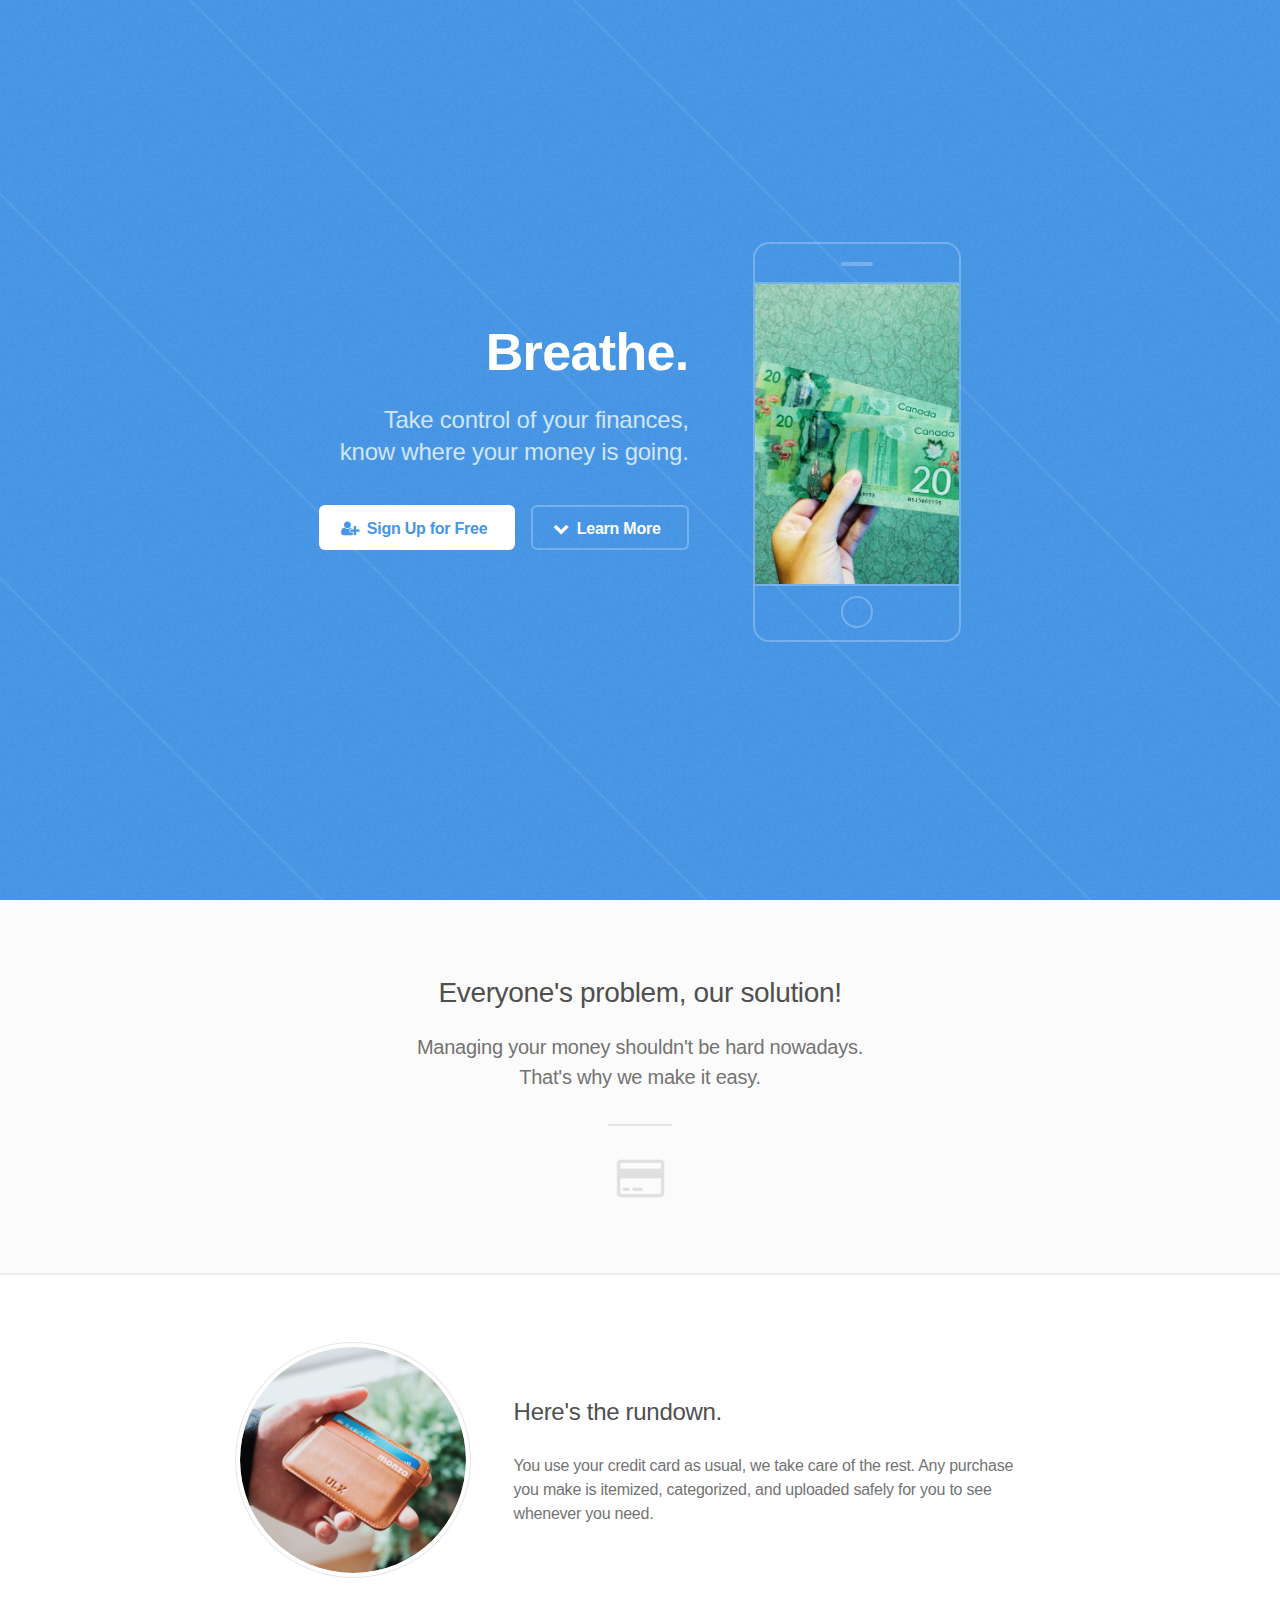
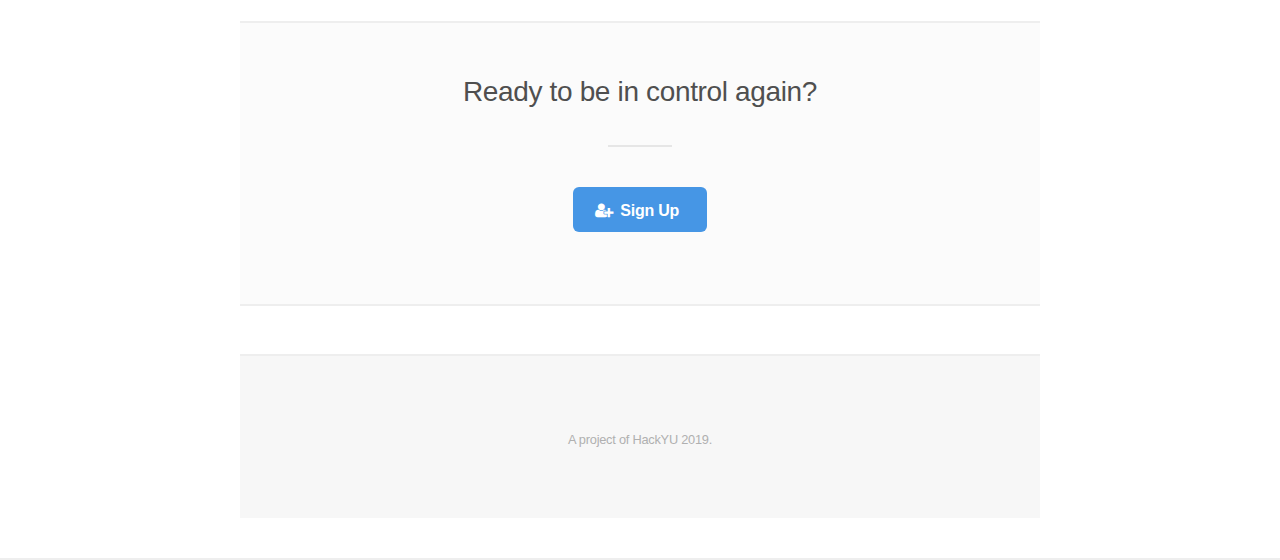
<file: index.html>
<!DOCTYPE HTML>
<!--
	Fractal by HTML5 UP
	html5up.net | @ajlkn
	Free for personal and commercial use under the CCA 3.0 license (html5up.net/license)
-->
<html>
	<head>
		<title>Complete Receipt</title>
		<meta charset="utf-8" />
		<meta name="viewport" content="width=device-width, initial-scale=1, user-scalable=no" />
		<link rel="stylesheet" href="assets/css/main.css" />
		<link rel="stylesheet" href="https://use.fontawesome.com/releases/v5.8.1/css/all.css" integrity="sha384-50oBUHEmvpQ+1lW4y57PTFmhCaXp0ML5d60M1M7uH2+nqUivzIebhndOJK28anvf" crossorigin="anonymous">
		<noscript><link rel="stylesheet" href="assets/css/noscript.css" /></noscript>
	</head>
	<body class="is-preload">

		<!-- Header -->
			<header id="header">
				<div class="content">
					<h1><a href="#">Breathe.</a></h1>
					<p>Take control of your finances,<br />
					know where your money is going.</p>
					<ul class="actions">
						<li><a href="signup.html" class="button primary icon fa-user-plus">Sign Up for Free</a></li>
						<li><a href="#one" class="button icon fa-chevron-down scrolly">Learn More</a></li>
					</ul>
				</div>
				<div class="image phone"><div class="inner"><img src="images/michelle-spollen-35970-unsplash_cropped.jpg" alt="" /></div></div>
			</header>

		<!-- One -->
			<section id="one" class="wrapper style2 special">
				<header class="major">
					<h2>Everyone's problem, our solution!</h2>
					<p>Managing your money shouldn't be hard nowadays.<br>
					That's why we make it easy.</p>
				</header>
				<ul class="icons major">
					<li><span class="icon fa-credit-card"><span class="label">Shoot</span></span></li>
					<!-- <li><span class="icon fas fa-long-arrow-alt-right"><span class="label">Process</span></span></li>
					<li><span class="icon fas fa-receipt"><span class="label">Upload</span></span></li> -->
				</ul>
			</section>

		<!-- Two -->
			<section id="two" class="wrapper">
				<div class="inner alt">
					<section class="spotlight">
						<div class="image"><img src="images/oliur-745347-unsplash_cropped.jpg" alt="" /></div>
						<div class="content">
							<h3>Here's the rundown.</h3>
							<p>You use your credit card as usual, we take care of the rest. Any purchase you make is itemized, categorized, and uploaded safely for you to see whenever you need.</p>
						</div>
					</section>
					<!-- <section class="spotlight">
						<div class="image"><img src="images/pic02.jpg" alt="" /></div>
						<div class="content">
							<h3>Ultrices nullam aliquam</h3>
							<p>Morbi mattis ornare ornare. Duis quam turpis, gravida at leo elementum elit fusce accumsan dui libero, quis vehicula lectus ultricies eu. In convallis amet leo non sapien iaculis efficitur consequat lorem ipsum.</p>
						</div>
					</section>
					<section class="spotlight">
						<div class="image"><img src="images/pic03.jpg" alt="" /></div>
						<div class="content">
							<h3>Aliquam sed magna</h3>
							<p>Morbi mattis ornare ornare. Duis quam turpis, gravida at leo elementum elit fusce accumsan dui libero, quis vehicula lectus ultricies eu. In convallis amet leo non sapien iaculis efficitur consequat lorem ipsum.</p>
						</div>
					</section>
					<section class="special">
						<ul class="icons labeled">
							<li><span class="icon fa-camera-retro"><span class="label">Ipsum lorem accumsan</span></span></li>
							<li><span class="icon fa-refresh"><span class="label">Sed vehicula elementum</span></span></li>
							<li><span class="icon fa-cloud"><span class="label">Elit fusce consequat</span></span></li>
							<li><span class="icon fa-code"><span class="label">Lorem nullam tempus</span></span></li>
							<li><span class="icon fa-desktop"><span class="label">Adipiscing amet sapien</span></span></li>
						</ul>
					</section>
				</div>
			</section> -->

		<!-- Three -->
			<section id="three" class="wrapper style2 special">
				<header class="major">
					<h2>Ready to be in control again?</h2>
					<!-- <p>Gravida at leo elementum elit fusce accumsan dui libero, quis vehicula<br />
					lectus ultricies eu. In convallis amet leo sapien iaculis efficitur.</p> -->
				</header>
				<ul class="actions special">
					<li><a href="signup.html" class="button primary icon fa-user-plus">Sign Up</a></li>
					<!-- <li><a href="#" class="button">Learn More</a></li> -->
				</ul>
			</section>

		<!-- Four -->
		<!--
			<section id="four" class="wrapper">
				<div class="inner">

					<header class="major">
						<h2>Elements</h2>
					</header>

					<section>
						<h4>Text</h4>
						<p>This is <b>bold</b> and this is <strong>strong</strong>. This is <i>italic</i> and this is <em>emphasized</em>.
						This is <sup>superscript</sup> text and this is <sub>subscript</sub> text.
						This is <u>underlined</u> and this is code: <code>for (;;) { ... }</code>. Finally, <a href="#">this is a link</a>.</p>
						<hr />
						<header>
							<h4>Heading with a Subtitle</h4>
							<p>Lorem ipsum dolor sit amet nullam id egestas urna aliquam</p>
						</header>
						<p>Nunc lacinia ante nunc ac lobortis. Interdum adipiscing gravida odio porttitor sem non mi integer non faucibus ornare mi ut ante amet placerat aliquet. Volutpat eu sed ante lacinia sapien lorem accumsan varius montes viverra nibh in adipiscing blandit tempus accumsan.</p>
						<header>
							<h5>Heading with a Subtitle</h5>
							<p>Lorem ipsum dolor sit amet nullam id egestas urna aliquam</p>
						</header>
						<p>Nunc lacinia ante nunc ac lobortis. Interdum adipiscing gravida odio porttitor sem non mi integer non faucibus ornare mi ut ante amet placerat aliquet. Volutpat eu sed ante lacinia sapien lorem accumsan varius montes viverra nibh in adipiscing blandit tempus accumsan.</p>
						<hr />
						<h2>Heading Level 2</h2>
						<h3>Heading Level 3</h3>
						<h4>Heading Level 4</h4>
						<h5>Heading Level 5</h5>
						<h6>Heading Level 6</h6>
						<hr />
						<h5>Blockquote</h5>
						<blockquote>Fringilla nisl. Donec accumsan interdum nisi, quis tincidunt felis sagittis eget tempus euismod. Vestibulum ante ipsum primis in faucibus vestibulum. Blandit adipiscing eu felis iaculis volutpat ac adipiscing accumsan faucibus. Vestibulum ante ipsum primis in faucibus lorem ipsum dolor sit amet nullam adipiscing eu felis.</blockquote>
						<h5>Preformatted</h5>
						<pre><code>i = 0;

while (!deck.isInOrder()) {
  print 'Iteration ' + i;
  deck.shuffle();
  i++;
}

print 'It took ' + i + ' iterations to sort the deck.';</code></pre>
					</section>

					<section>
						<h4>Lists</h4>
						<div class="row">
							<div class="col-6 col-12-medium">
								<h5>Unordered</h5>
								<ul>
									<li>Dolor pulvinar etiam.</li>
									<li>Sagittis adipiscing.</li>
									<li>Felis enim feugiat.</li>
								</ul>
								<h5>Alternate</h5>
								<ul class="alt">
									<li>Dolor pulvinar etiam.</li>
									<li>Sagittis adipiscing.</li>
									<li>Felis enim feugiat.</li>
								</ul>
							</div>
							<div class="col-6 col-12-medium">
								<h5>Ordered</h5>
								<ol>
									<li>Dolor pulvinar etiam.</li>
									<li>Etiam vel felis viverra.</li>
									<li>Felis enim feugiat.</li>
									<li>Dolor pulvinar etiam.</li>
									<li>Etiam vel felis lorem.</li>
									<li>Felis enim et feugiat.</li>
								</ol>
								<h5>Icons</h5>
								<ul class="icons">
									<li><a href="#" class="icon fa-twitter"><span class="label">Twitter</span></a></li>
									<li><a href="#" class="icon fa-facebook"><span class="label">Facebook</span></a></li>
									<li><a href="#" class="icon fa-instagram"><span class="label">Instagram</span></a></li>
									<li><a href="#" class="icon fa-github"><span class="label">Github</span></a></li>
								</ul>
							</div>
						</div>
						<h5>Actions</h5>
						<div class="row">
							<div class="col-6 col-12-medium">
								<ul class="actions">
									<li><a href="#" class="button primary">Default</a></li>
									<li><a href="#" class="button">Default</a></li>
								</ul>
								<ul class="actions small">
									<li><a href="#" class="button primary small">Small</a></li>
									<li><a href="#" class="button small">Small</a></li>
								</ul>
								<ul class="actions stacked">
									<li><a href="#" class="button primary">Default</a></li>
									<li><a href="#" class="button">Default</a></li>
								</ul>
								<ul class="actions stacked">
									<li><a href="#" class="button primary small">Small</a></li>
									<li><a href="#" class="button small">Small</a></li>
								</ul>
							</div>
							<div class="col-6 col-12-medium">
								<ul class="actions stacked">
									<li><a href="#" class="button primary fit">Default</a></li>
									<li><a href="#" class="button fit">Default</a></li>
								</ul>
								<ul class="actions stacked">
									<li><a href="#" class="button primary small fit">Small</a></li>
									<li><a href="#" class="button small fit">Small</a></li>
								</ul>
							</div>
						</div>
					</section>

					<section>
						<h4>Table</h4>
						<h5>Default</h5>
						<div class="table-wrapper">
							<table>
								<thead>
									<tr>
										<th>Name</th>
										<th>Description</th>
										<th>Price</th>
									</tr>
								</thead>
								<tbody>
									<tr>
										<td>Item One</td>
										<td>Ante turpis integer aliquet porttitor.</td>
										<td>29.99</td>
									</tr>
									<tr>
										<td>Item Two</td>
										<td>Vis ac commodo adipiscing arcu aliquet.</td>
										<td>19.99</td>
									</tr>
									<tr>
										<td>Item Three</td>
										<td> Morbi faucibus arcu accumsan lorem.</td>
										<td>29.99</td>
									</tr>
									<tr>
										<td>Item Four</td>
										<td>Vitae integer tempus condimentum.</td>
										<td>19.99</td>
									</tr>
									<tr>
										<td>Item Five</td>
										<td>Ante turpis integer aliquet porttitor.</td>
										<td>29.99</td>
									</tr>
								</tbody>
								<tfoot>
									<tr>
										<td colspan="2"></td>
										<td>100.00</td>
									</tr>
								</tfoot>
							</table>
						</div>

						<h5>Alternate</h5>
						<div class="table-wrapper">
							<table class="alt">
								<thead>
									<tr>
										<th>Name</th>
										<th>Description</th>
										<th>Price</th>
									</tr>
								</thead>
								<tbody>
									<tr>
										<td>Item One</td>
										<td>Ante turpis integer aliquet porttitor.</td>
										<td>29.99</td>
									</tr>
									<tr>
										<td>Item Two</td>
										<td>Vis ac commodo adipiscing arcu aliquet.</td>
										<td>19.99</td>
									</tr>
									<tr>
										<td>Item Three</td>
										<td> Morbi faucibus arcu accumsan lorem.</td>
										<td>29.99</td>
									</tr>
									<tr>
										<td>Item Four</td>
										<td>Vitae integer tempus condimentum.</td>
										<td>19.99</td>
									</tr>
									<tr>
										<td>Item Five</td>
										<td>Ante turpis integer aliquet porttitor.</td>
										<td>29.99</td>
									</tr>
								</tbody>
								<tfoot>
									<tr>
										<td colspan="2"></td>
										<td>100.00</td>
									</tr>
								</tfoot>
							</table>
						</div>
					</section>

					<section>
						<h4>Buttons</h4>
						<ul class="actions">
							<li><a href="#" class="button primary">Primary</a></li>
							<li><a href="#" class="button">Default</a></li>
						</ul>
						<ul class="actions">
							<li><a href="#" class="button large">Large</a></li>
							<li><a href="#" class="button">Default</a></li>
							<li><a href="#" class="button small">Small</a></li>
						</ul>
						<ul class="actions fit">
							<li><a href="#" class="button fit">Fit</a></li>
							<li><a href="#" class="button primary fit">Fit</a></li>
							<li><a href="#" class="button fit">Fit</a></li>
						</ul>
						<ul class="actions fit small">
							<li><a href="#" class="button primary fit small">Fit + Small</a></li>
							<li><a href="#" class="button fit small">Fit + Small</a></li>
							<li><a href="#" class="button primary fit small">Fit + Small</a></li>
						</ul>
						<ul class="actions">
							<li><a href="#" class="button primary icon fa-download">Icon</a></li>
							<li><a href="#" class="button icon fa-download">Icon</a></li>
						</ul>
						<ul class="actions">
							<li><span class="button primary disabled">Disabled</span></li>
							<li><span class="button disabled">Disabled</span></li>
						</ul>
					</section>

					<section>
						<h4>Form</h4>
						<form method="post" action="#">
							<div class="row gtr-uniform">
								<div class="col-6 col-12-xsmall">
									<input type="text" name="demo-name" id="demo-name" value="" placeholder="Name" />
								</div>
								<div class="col-6 col-12-xsmall">
									<input type="email" name="demo-email" id="demo-email" value="" placeholder="Email" />
								</div>
								<div class="col-12">
									<select name="demo-category" id="demo-category">
										<option value="">- Category -</option>
										<option value="1">Manufacturing</option>
										<option value="1">Shipping</option>
										<option value="1">Administration</option>
										<option value="1">Human Resources</option>
									</select>
								</div>
								<div class="col-4 col-12-small">
									<input type="radio" id="demo-priority-low" name="demo-priority" checked>
									<label for="demo-priority-low">Low</label>
								</div>
								<div class="col-4 col-12-small">
									<input type="radio" id="demo-priority-normal" name="demo-priority">
									<label for="demo-priority-normal">Normal</label>
								</div>
								<div class="col-4 col-12-small">
									<input type="radio" id="demo-priority-high" name="demo-priority">
									<label for="demo-priority-high">High</label>
								</div>
								<div class="col-6 col-12-small">
									<input type="checkbox" id="demo-copy" name="demo-copy">
									<label for="demo-copy">Email me a copy</label>
								</div>
								<div class="col-6 col-12-small">
									<input type="checkbox" id="demo-human" name="demo-human" checked>
									<label for="demo-human">Not a robot</label>
								</div>
								<div class="col-12">
									<textarea name="demo-message" id="demo-message" placeholder="Enter your message" rows="6"></textarea>
								</div>
								<div class="col-12">
									<ul class="actions">
										<li><input type="submit" value="Send Message" class="primary" /></li>
										<li><input type="reset" value="Reset" /></li>
									</ul>
								</div>
							</div>
						</form>
					</section>

					<section>
						<h4>Image</h4>
						<h5>Fit</h5>
						<div class="box alt">
							<div class="row gtr-uniform">
								<div class="col-12"><span class="image fit"><img src="images/pic04.jpg" alt="" /></span></div>
								<div class="col-4"><span class="image fit"><img src="images/pic01.jpg" alt="" /></span></div>
								<div class="col-4"><span class="image fit"><img src="images/pic02.jpg" alt="" /></span></div>
								<div class="col-4"><span class="image fit"><img src="images/pic03.jpg" alt="" /></span></div>
								<div class="col-4"><span class="image fit"><img src="images/pic02.jpg" alt="" /></span></div>
								<div class="col-4"><span class="image fit"><img src="images/pic03.jpg" alt="" /></span></div>
								<div class="col-4"><span class="image fit"><img src="images/pic01.jpg" alt="" /></span></div>
								<div class="col-4"><span class="image fit"><img src="images/pic03.jpg" alt="" /></span></div>
								<div class="col-4"><span class="image fit"><img src="images/pic01.jpg" alt="" /></span></div>
								<div class="col-4"><span class="image fit"><img src="images/pic02.jpg" alt="" /></span></div>
							</div>
						</div>
						<h5>Left &amp; Right</h5>
						<p><span class="image left"><img src="images/pic05.jpg" alt="" /></span>Fringilla nisl. Donec accumsan interdum nisi, quis tincidunt felis sagittis eget. tempus euismod. Vestibulum ante ipsum primis in faucibus vestibulum. Blandit adipiscing eu felis iaculis volutpat ac adipiscing accumsan eu faucibus. Integer ac pellentesque praesent tincidunt felis sagittis eget. tempus euismod. Vestibulum ante ipsum primis in faucibus vestibulum. Blandit adipiscing eu felis iaculis volutpat ac adipiscing accumsan eu faucibus. Integer ac pellentesque praesent. Donec accumsan interdum nisi, quis tincidunt felis sagittis eget. tempus euismod. Vestibulum ante ipsum primis in faucibus vestibulum. Blandit adipiscing eu felis iaculis volutpat ac adipiscing accumsan eu faucibus. Integer ac pellentesque praesent tincidunt felis sagittis eget. tempus euismod. Vestibulum ante ipsum primis in faucibus vestibulum. Blandit adipiscing eu felis iaculis volutpat ac adipiscing accumsan eu faucibus. Integer ac pellentesque praesent. Blandit adipiscing eu felis iaculis volutpat ac adipiscing accumsan eu faucibus. Integer ac pellentesque praesent tincidunt felis sagittis eget. tempus euismod. Vestibulum ante ipsum primis in faucibus vestibulum. Blandit adipiscing eu felis iaculis volutpat ac adipiscing accumsan eu faucibus. Integer ac pellentesque praesent.</p>
						<p><span class="image right"><img src="images/pic05.jpg" alt="" /></span>Fringilla nisl. Donec accumsan interdum nisi, quis tincidunt felis sagittis eget. tempus euismod. Vestibulum ante ipsum primis in faucibus vestibulum. Blandit adipiscing eu felis iaculis volutpat ac adipiscing accumsan eu faucibus. Integer ac pellentesque praesent tincidunt felis sagittis eget. tempus euismod. Vestibulum ante ipsum primis in faucibus vestibulum. Blandit adipiscing eu felis iaculis volutpat ac adipiscing accumsan eu faucibus. Integer ac pellentesque praesent. Donec accumsan interdum nisi, quis tincidunt felis sagittis eget. tempus euismod. Vestibulum ante ipsum primis in faucibus vestibulum. Blandit adipiscing eu felis iaculis volutpat ac adipiscing accumsan eu faucibus. Integer ac pellentesque praesent tincidunt felis sagittis eget. tempus euismod. Vestibulum ante ipsum primis in faucibus vestibulum. Blandit adipiscing eu felis iaculis volutpat ac adipiscing accumsan eu faucibus. Integer ac pellentesque praesent. Blandit adipiscing eu felis iaculis volutpat ac adipiscing accumsan eu faucibus. Integer ac pellentesque praesent tincidunt felis sagittis eget. tempus euismod. Vestibulum ante ipsum primis in faucibus vestibulum. Blandit adipiscing eu felis iaculis volutpat ac adipiscing accumsan eu faucibus. Integer ac pellentesque praesent.</p>
					</section>

				</div>
			</section>
		-->

		<!-- Footer -->
			<footer id="footer">
				<!-- <ul class="icons">
					<li><a href="#" class="icon fa-facebook"><span class="label">Facebook</span></a></li>
					<li><a href="#" class="icon fa-twitter"><span class="label">Twitter</span></a></li>
					<li><a href="#" class="icon fa-instagram"><span class="label">Instagram</span></a></li>
				</ul> -->
				<p class="copyright">A project of HackYU 2019.</p>
			</footer>

		<!-- Scripts -->
			<script src="assets/js/jquery.min.js"></script>
			<script src="assets/js/jquery.scrolly.min.js"></script>
			<script src="assets/js/browser.min.js"></script>
			<script src="assets/js/breakpoints.min.js"></script>
			<script src="assets/js/util.js"></script>
			<script src="assets/js/main.js"></script>

	</body>
</html>
</file>
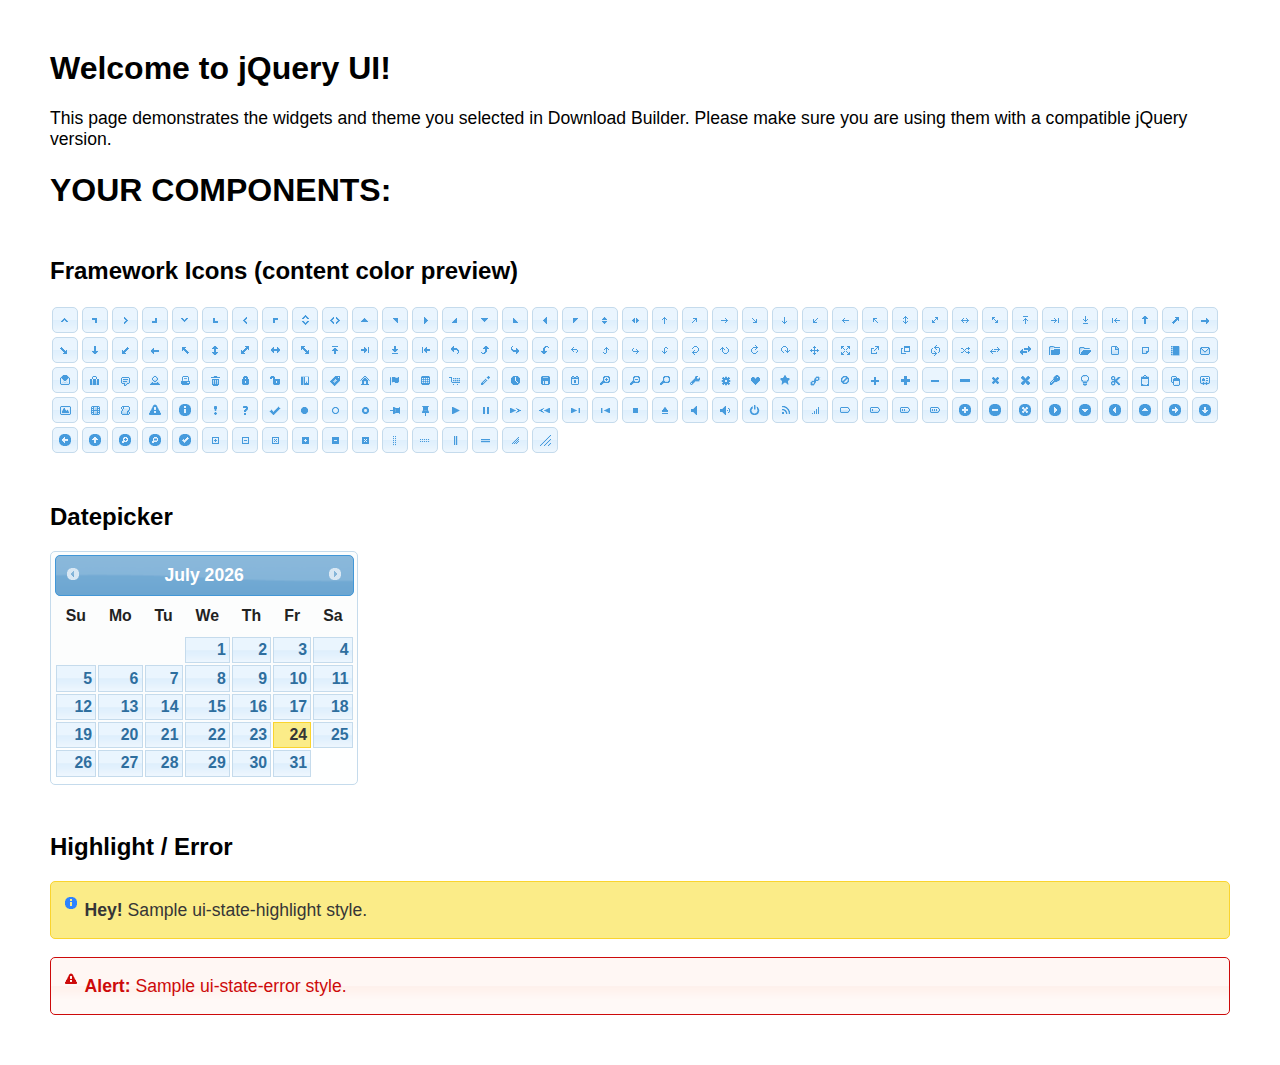
<file: jquery-ui-datepicker/index.html>
<!doctype html>
<html lang="us">
<head>
	<meta charset="utf-8">
	<title>jQuery UI Example Page</title>
	<link href="jquery-ui.css" rel="stylesheet">
	<style>
	body{
		font-family: "Trebuchet MS", sans-serif;
		margin: 50px;
	}
	.demoHeaders {
		margin-top: 2em;
	}
	#dialog-link {
		padding: .4em 1em .4em 20px;
		text-decoration: none;
		position: relative;
	}
	#dialog-link span.ui-icon {
		margin: 0 5px 0 0;
		position: absolute;
		left: .2em;
		top: 50%;
		margin-top: -8px;
	}
	#icons {
		margin: 0;
		padding: 0;
	}
	#icons li {
		margin: 2px;
		position: relative;
		padding: 4px 0;
		cursor: pointer;
		float: left;
		list-style: none;
	}
	#icons span.ui-icon {
		float: left;
		margin: 0 4px;
	}
	.fakewindowcontain .ui-widget-overlay {
		position: absolute;
	}
	select {
		width: 200px;
	}
	</style>
</head>
<body>

<h1>Welcome to jQuery UI!</h1>

<div class="ui-widget">
	<p>This page demonstrates the widgets and theme you selected in Download Builder. Please make sure you are using them with a compatible jQuery version.</p>
</div>

<h1>YOUR COMPONENTS:</h1>
















<h2 class="demoHeaders">Framework Icons (content color preview)</h2>
<ul id="icons" class="ui-widget ui-helper-clearfix">
	<li class="ui-state-default ui-corner-all" title=".ui-icon-caret-1-n"><span class="ui-icon ui-icon-caret-1-n"></span></li>
	<li class="ui-state-default ui-corner-all" title=".ui-icon-caret-1-ne"><span class="ui-icon ui-icon-caret-1-ne"></span></li>
	<li class="ui-state-default ui-corner-all" title=".ui-icon-caret-1-e"><span class="ui-icon ui-icon-caret-1-e"></span></li>
	<li class="ui-state-default ui-corner-all" title=".ui-icon-caret-1-se"><span class="ui-icon ui-icon-caret-1-se"></span></li>
	<li class="ui-state-default ui-corner-all" title=".ui-icon-caret-1-s"><span class="ui-icon ui-icon-caret-1-s"></span></li>
	<li class="ui-state-default ui-corner-all" title=".ui-icon-caret-1-sw"><span class="ui-icon ui-icon-caret-1-sw"></span></li>
	<li class="ui-state-default ui-corner-all" title=".ui-icon-caret-1-w"><span class="ui-icon ui-icon-caret-1-w"></span></li>
	<li class="ui-state-default ui-corner-all" title=".ui-icon-caret-1-nw"><span class="ui-icon ui-icon-caret-1-nw"></span></li>
	<li class="ui-state-default ui-corner-all" title=".ui-icon-caret-2-n-s"><span class="ui-icon ui-icon-caret-2-n-s"></span></li>
	<li class="ui-state-default ui-corner-all" title=".ui-icon-caret-2-e-w"><span class="ui-icon ui-icon-caret-2-e-w"></span></li>
	<li class="ui-state-default ui-corner-all" title=".ui-icon-triangle-1-n"><span class="ui-icon ui-icon-triangle-1-n"></span></li>
	<li class="ui-state-default ui-corner-all" title=".ui-icon-triangle-1-ne"><span class="ui-icon ui-icon-triangle-1-ne"></span></li>
	<li class="ui-state-default ui-corner-all" title=".ui-icon-triangle-1-e"><span class="ui-icon ui-icon-triangle-1-e"></span></li>
	<li class="ui-state-default ui-corner-all" title=".ui-icon-triangle-1-se"><span class="ui-icon ui-icon-triangle-1-se"></span></li>
	<li class="ui-state-default ui-corner-all" title=".ui-icon-triangle-1-s"><span class="ui-icon ui-icon-triangle-1-s"></span></li>
	<li class="ui-state-default ui-corner-all" title=".ui-icon-triangle-1-sw"><span class="ui-icon ui-icon-triangle-1-sw"></span></li>
	<li class="ui-state-default ui-corner-all" title=".ui-icon-triangle-1-w"><span class="ui-icon ui-icon-triangle-1-w"></span></li>
	<li class="ui-state-default ui-corner-all" title=".ui-icon-triangle-1-nw"><span class="ui-icon ui-icon-triangle-1-nw"></span></li>
	<li class="ui-state-default ui-corner-all" title=".ui-icon-triangle-2-n-s"><span class="ui-icon ui-icon-triangle-2-n-s"></span></li>
	<li class="ui-state-default ui-corner-all" title=".ui-icon-triangle-2-e-w"><span class="ui-icon ui-icon-triangle-2-e-w"></span></li>
	<li class="ui-state-default ui-corner-all" title=".ui-icon-arrow-1-n"><span class="ui-icon ui-icon-arrow-1-n"></span></li>
	<li class="ui-state-default ui-corner-all" title=".ui-icon-arrow-1-ne"><span class="ui-icon ui-icon-arrow-1-ne"></span></li>
	<li class="ui-state-default ui-corner-all" title=".ui-icon-arrow-1-e"><span class="ui-icon ui-icon-arrow-1-e"></span></li>
	<li class="ui-state-default ui-corner-all" title=".ui-icon-arrow-1-se"><span class="ui-icon ui-icon-arrow-1-se"></span></li>
	<li class="ui-state-default ui-corner-all" title=".ui-icon-arrow-1-s"><span class="ui-icon ui-icon-arrow-1-s"></span></li>
	<li class="ui-state-default ui-corner-all" title=".ui-icon-arrow-1-sw"><span class="ui-icon ui-icon-arrow-1-sw"></span></li>
	<li class="ui-state-default ui-corner-all" title=".ui-icon-arrow-1-w"><span class="ui-icon ui-icon-arrow-1-w"></span></li>
	<li class="ui-state-default ui-corner-all" title=".ui-icon-arrow-1-nw"><span class="ui-icon ui-icon-arrow-1-nw"></span></li>
	<li class="ui-state-default ui-corner-all" title=".ui-icon-arrow-2-n-s"><span class="ui-icon ui-icon-arrow-2-n-s"></span></li>
	<li class="ui-state-default ui-corner-all" title=".ui-icon-arrow-2-ne-sw"><span class="ui-icon ui-icon-arrow-2-ne-sw"></span></li>
	<li class="ui-state-default ui-corner-all" title=".ui-icon-arrow-2-e-w"><span class="ui-icon ui-icon-arrow-2-e-w"></span></li>
	<li class="ui-state-default ui-corner-all" title=".ui-icon-arrow-2-se-nw"><span class="ui-icon ui-icon-arrow-2-se-nw"></span></li>
	<li class="ui-state-default ui-corner-all" title=".ui-icon-arrowstop-1-n"><span class="ui-icon ui-icon-arrowstop-1-n"></span></li>
	<li class="ui-state-default ui-corner-all" title=".ui-icon-arrowstop-1-e"><span class="ui-icon ui-icon-arrowstop-1-e"></span></li>
	<li class="ui-state-default ui-corner-all" title=".ui-icon-arrowstop-1-s"><span class="ui-icon ui-icon-arrowstop-1-s"></span></li>
	<li class="ui-state-default ui-corner-all" title=".ui-icon-arrowstop-1-w"><span class="ui-icon ui-icon-arrowstop-1-w"></span></li>
	<li class="ui-state-default ui-corner-all" title=".ui-icon-arrowthick-1-n"><span class="ui-icon ui-icon-arrowthick-1-n"></span></li>
	<li class="ui-state-default ui-corner-all" title=".ui-icon-arrowthick-1-ne"><span class="ui-icon ui-icon-arrowthick-1-ne"></span></li>
	<li class="ui-state-default ui-corner-all" title=".ui-icon-arrowthick-1-e"><span class="ui-icon ui-icon-arrowthick-1-e"></span></li>
	<li class="ui-state-default ui-corner-all" title=".ui-icon-arrowthick-1-se"><span class="ui-icon ui-icon-arrowthick-1-se"></span></li>
	<li class="ui-state-default ui-corner-all" title=".ui-icon-arrowthick-1-s"><span class="ui-icon ui-icon-arrowthick-1-s"></span></li>
	<li class="ui-state-default ui-corner-all" title=".ui-icon-arrowthick-1-sw"><span class="ui-icon ui-icon-arrowthick-1-sw"></span></li>
	<li class="ui-state-default ui-corner-all" title=".ui-icon-arrowthick-1-w"><span class="ui-icon ui-icon-arrowthick-1-w"></span></li>
	<li class="ui-state-default ui-corner-all" title=".ui-icon-arrowthick-1-nw"><span class="ui-icon ui-icon-arrowthick-1-nw"></span></li>
	<li class="ui-state-default ui-corner-all" title=".ui-icon-arrowthick-2-n-s"><span class="ui-icon ui-icon-arrowthick-2-n-s"></span></li>
	<li class="ui-state-default ui-corner-all" title=".ui-icon-arrowthick-2-ne-sw"><span class="ui-icon ui-icon-arrowthick-2-ne-sw"></span></li>
	<li class="ui-state-default ui-corner-all" title=".ui-icon-arrowthick-2-e-w"><span class="ui-icon ui-icon-arrowthick-2-e-w"></span></li>
	<li class="ui-state-default ui-corner-all" title=".ui-icon-arrowthick-2-se-nw"><span class="ui-icon ui-icon-arrowthick-2-se-nw"></span></li>
	<li class="ui-state-default ui-corner-all" title=".ui-icon-arrowthickstop-1-n"><span class="ui-icon ui-icon-arrowthickstop-1-n"></span></li>
	<li class="ui-state-default ui-corner-all" title=".ui-icon-arrowthickstop-1-e"><span class="ui-icon ui-icon-arrowthickstop-1-e"></span></li>
	<li class="ui-state-default ui-corner-all" title=".ui-icon-arrowthickstop-1-s"><span class="ui-icon ui-icon-arrowthickstop-1-s"></span></li>
	<li class="ui-state-default ui-corner-all" title=".ui-icon-arrowthickstop-1-w"><span class="ui-icon ui-icon-arrowthickstop-1-w"></span></li>
	<li class="ui-state-default ui-corner-all" title=".ui-icon-arrowreturnthick-1-w"><span class="ui-icon ui-icon-arrowreturnthick-1-w"></span></li>
	<li class="ui-state-default ui-corner-all" title=".ui-icon-arrowreturnthick-1-n"><span class="ui-icon ui-icon-arrowreturnthick-1-n"></span></li>
	<li class="ui-state-default ui-corner-all" title=".ui-icon-arrowreturnthick-1-e"><span class="ui-icon ui-icon-arrowreturnthick-1-e"></span></li>
	<li class="ui-state-default ui-corner-all" title=".ui-icon-arrowreturnthick-1-s"><span class="ui-icon ui-icon-arrowreturnthick-1-s"></span></li>
	<li class="ui-state-default ui-corner-all" title=".ui-icon-arrowreturn-1-w"><span class="ui-icon ui-icon-arrowreturn-1-w"></span></li>
	<li class="ui-state-default ui-corner-all" title=".ui-icon-arrowreturn-1-n"><span class="ui-icon ui-icon-arrowreturn-1-n"></span></li>
	<li class="ui-state-default ui-corner-all" title=".ui-icon-arrowreturn-1-e"><span class="ui-icon ui-icon-arrowreturn-1-e"></span></li>
	<li class="ui-state-default ui-corner-all" title=".ui-icon-arrowreturn-1-s"><span class="ui-icon ui-icon-arrowreturn-1-s"></span></li>
	<li class="ui-state-default ui-corner-all" title=".ui-icon-arrowrefresh-1-w"><span class="ui-icon ui-icon-arrowrefresh-1-w"></span></li>
	<li class="ui-state-default ui-corner-all" title=".ui-icon-arrowrefresh-1-n"><span class="ui-icon ui-icon-arrowrefresh-1-n"></span></li>
	<li class="ui-state-default ui-corner-all" title=".ui-icon-arrowrefresh-1-e"><span class="ui-icon ui-icon-arrowrefresh-1-e"></span></li>
	<li class="ui-state-default ui-corner-all" title=".ui-icon-arrowrefresh-1-s"><span class="ui-icon ui-icon-arrowrefresh-1-s"></span></li>
	<li class="ui-state-default ui-corner-all" title=".ui-icon-arrow-4"><span class="ui-icon ui-icon-arrow-4"></span></li>
	<li class="ui-state-default ui-corner-all" title=".ui-icon-arrow-4-diag"><span class="ui-icon ui-icon-arrow-4-diag"></span></li>
	<li class="ui-state-default ui-corner-all" title=".ui-icon-extlink"><span class="ui-icon ui-icon-extlink"></span></li>
	<li class="ui-state-default ui-corner-all" title=".ui-icon-newwin"><span class="ui-icon ui-icon-newwin"></span></li>
	<li class="ui-state-default ui-corner-all" title=".ui-icon-refresh"><span class="ui-icon ui-icon-refresh"></span></li>
	<li class="ui-state-default ui-corner-all" title=".ui-icon-shuffle"><span class="ui-icon ui-icon-shuffle"></span></li>
	<li class="ui-state-default ui-corner-all" title=".ui-icon-transfer-e-w"><span class="ui-icon ui-icon-transfer-e-w"></span></li>
	<li class="ui-state-default ui-corner-all" title=".ui-icon-transferthick-e-w"><span class="ui-icon ui-icon-transferthick-e-w"></span></li>
	<li class="ui-state-default ui-corner-all" title=".ui-icon-folder-collapsed"><span class="ui-icon ui-icon-folder-collapsed"></span></li>
	<li class="ui-state-default ui-corner-all" title=".ui-icon-folder-open"><span class="ui-icon ui-icon-folder-open"></span></li>
	<li class="ui-state-default ui-corner-all" title=".ui-icon-document"><span class="ui-icon ui-icon-document"></span></li>
	<li class="ui-state-default ui-corner-all" title=".ui-icon-document-b"><span class="ui-icon ui-icon-document-b"></span></li>
	<li class="ui-state-default ui-corner-all" title=".ui-icon-note"><span class="ui-icon ui-icon-note"></span></li>
	<li class="ui-state-default ui-corner-all" title=".ui-icon-mail-closed"><span class="ui-icon ui-icon-mail-closed"></span></li>
	<li class="ui-state-default ui-corner-all" title=".ui-icon-mail-open"><span class="ui-icon ui-icon-mail-open"></span></li>
	<li class="ui-state-default ui-corner-all" title=".ui-icon-suitcase"><span class="ui-icon ui-icon-suitcase"></span></li>
	<li class="ui-state-default ui-corner-all" title=".ui-icon-comment"><span class="ui-icon ui-icon-comment"></span></li>
	<li class="ui-state-default ui-corner-all" title=".ui-icon-person"><span class="ui-icon ui-icon-person"></span></li>
	<li class="ui-state-default ui-corner-all" title=".ui-icon-print"><span class="ui-icon ui-icon-print"></span></li>
	<li class="ui-state-default ui-corner-all" title=".ui-icon-trash"><span class="ui-icon ui-icon-trash"></span></li>
	<li class="ui-state-default ui-corner-all" title=".ui-icon-locked"><span class="ui-icon ui-icon-locked"></span></li>
	<li class="ui-state-default ui-corner-all" title=".ui-icon-unlocked"><span class="ui-icon ui-icon-unlocked"></span></li>
	<li class="ui-state-default ui-corner-all" title=".ui-icon-bookmark"><span class="ui-icon ui-icon-bookmark"></span></li>
	<li class="ui-state-default ui-corner-all" title=".ui-icon-tag"><span class="ui-icon ui-icon-tag"></span></li>
	<li class="ui-state-default ui-corner-all" title=".ui-icon-home"><span class="ui-icon ui-icon-home"></span></li>
	<li class="ui-state-default ui-corner-all" title=".ui-icon-flag"><span class="ui-icon ui-icon-flag"></span></li>
	<li class="ui-state-default ui-corner-all" title=".ui-icon-calculator"><span class="ui-icon ui-icon-calculator"></span></li>
	<li class="ui-state-default ui-corner-all" title=".ui-icon-cart"><span class="ui-icon ui-icon-cart"></span></li>
	<li class="ui-state-default ui-corner-all" title=".ui-icon-pencil"><span class="ui-icon ui-icon-pencil"></span></li>
	<li class="ui-state-default ui-corner-all" title=".ui-icon-clock"><span class="ui-icon ui-icon-clock"></span></li>
	<li class="ui-state-default ui-corner-all" title=".ui-icon-disk"><span class="ui-icon ui-icon-disk"></span></li>
	<li class="ui-state-default ui-corner-all" title=".ui-icon-calendar"><span class="ui-icon ui-icon-calendar"></span></li>
	<li class="ui-state-default ui-corner-all" title=".ui-icon-zoomin"><span class="ui-icon ui-icon-zoomin"></span></li>
	<li class="ui-state-default ui-corner-all" title=".ui-icon-zoomout"><span class="ui-icon ui-icon-zoomout"></span></li>
	<li class="ui-state-default ui-corner-all" title=".ui-icon-search"><span class="ui-icon ui-icon-search"></span></li>
	<li class="ui-state-default ui-corner-all" title=".ui-icon-wrench"><span class="ui-icon ui-icon-wrench"></span></li>
	<li class="ui-state-default ui-corner-all" title=".ui-icon-gear"><span class="ui-icon ui-icon-gear"></span></li>
	<li class="ui-state-default ui-corner-all" title=".ui-icon-heart"><span class="ui-icon ui-icon-heart"></span></li>
	<li class="ui-state-default ui-corner-all" title=".ui-icon-star"><span class="ui-icon ui-icon-star"></span></li>
	<li class="ui-state-default ui-corner-all" title=".ui-icon-link"><span class="ui-icon ui-icon-link"></span></li>
	<li class="ui-state-default ui-corner-all" title=".ui-icon-cancel"><span class="ui-icon ui-icon-cancel"></span></li>
	<li class="ui-state-default ui-corner-all" title=".ui-icon-plus"><span class="ui-icon ui-icon-plus"></span></li>
	<li class="ui-state-default ui-corner-all" title=".ui-icon-plusthick"><span class="ui-icon ui-icon-plusthick"></span></li>
	<li class="ui-state-default ui-corner-all" title=".ui-icon-minus"><span class="ui-icon ui-icon-minus"></span></li>
	<li class="ui-state-default ui-corner-all" title=".ui-icon-minusthick"><span class="ui-icon ui-icon-minusthick"></span></li>
	<li class="ui-state-default ui-corner-all" title=".ui-icon-close"><span class="ui-icon ui-icon-close"></span></li>
	<li class="ui-state-default ui-corner-all" title=".ui-icon-closethick"><span class="ui-icon ui-icon-closethick"></span></li>
	<li class="ui-state-default ui-corner-all" title=".ui-icon-key"><span class="ui-icon ui-icon-key"></span></li>
	<li class="ui-state-default ui-corner-all" title=".ui-icon-lightbulb"><span class="ui-icon ui-icon-lightbulb"></span></li>
	<li class="ui-state-default ui-corner-all" title=".ui-icon-scissors"><span class="ui-icon ui-icon-scissors"></span></li>
	<li class="ui-state-default ui-corner-all" title=".ui-icon-clipboard"><span class="ui-icon ui-icon-clipboard"></span></li>
	<li class="ui-state-default ui-corner-all" title=".ui-icon-copy"><span class="ui-icon ui-icon-copy"></span></li>
	<li class="ui-state-default ui-corner-all" title=".ui-icon-contact"><span class="ui-icon ui-icon-contact"></span></li>
	<li class="ui-state-default ui-corner-all" title=".ui-icon-image"><span class="ui-icon ui-icon-image"></span></li>
	<li class="ui-state-default ui-corner-all" title=".ui-icon-video"><span class="ui-icon ui-icon-video"></span></li>
	<li class="ui-state-default ui-corner-all" title=".ui-icon-script"><span class="ui-icon ui-icon-script"></span></li>
	<li class="ui-state-default ui-corner-all" title=".ui-icon-alert"><span class="ui-icon ui-icon-alert"></span></li>
	<li class="ui-state-default ui-corner-all" title=".ui-icon-info"><span class="ui-icon ui-icon-info"></span></li>
	<li class="ui-state-default ui-corner-all" title=".ui-icon-notice"><span class="ui-icon ui-icon-notice"></span></li>
	<li class="ui-state-default ui-corner-all" title=".ui-icon-help"><span class="ui-icon ui-icon-help"></span></li>
	<li class="ui-state-default ui-corner-all" title=".ui-icon-check"><span class="ui-icon ui-icon-check"></span></li>
	<li class="ui-state-default ui-corner-all" title=".ui-icon-bullet"><span class="ui-icon ui-icon-bullet"></span></li>
	<li class="ui-state-default ui-corner-all" title=".ui-icon-radio-off"><span class="ui-icon ui-icon-radio-off"></span></li>
	<li class="ui-state-default ui-corner-all" title=".ui-icon-radio-on"><span class="ui-icon ui-icon-radio-on"></span></li>
	<li class="ui-state-default ui-corner-all" title=".ui-icon-pin-w"><span class="ui-icon ui-icon-pin-w"></span></li>
	<li class="ui-state-default ui-corner-all" title=".ui-icon-pin-s"><span class="ui-icon ui-icon-pin-s"></span></li>
	<li class="ui-state-default ui-corner-all" title=".ui-icon-play"><span class="ui-icon ui-icon-play"></span></li>
	<li class="ui-state-default ui-corner-all" title=".ui-icon-pause"><span class="ui-icon ui-icon-pause"></span></li>
	<li class="ui-state-default ui-corner-all" title=".ui-icon-seek-next"><span class="ui-icon ui-icon-seek-next"></span></li>
	<li class="ui-state-default ui-corner-all" title=".ui-icon-seek-prev"><span class="ui-icon ui-icon-seek-prev"></span></li>
	<li class="ui-state-default ui-corner-all" title=".ui-icon-seek-end"><span class="ui-icon ui-icon-seek-end"></span></li>
	<li class="ui-state-default ui-corner-all" title=".ui-icon-seek-first"><span class="ui-icon ui-icon-seek-first"></span></li>
	<li class="ui-state-default ui-corner-all" title=".ui-icon-stop"><span class="ui-icon ui-icon-stop"></span></li>
	<li class="ui-state-default ui-corner-all" title=".ui-icon-eject"><span class="ui-icon ui-icon-eject"></span></li>
	<li class="ui-state-default ui-corner-all" title=".ui-icon-volume-off"><span class="ui-icon ui-icon-volume-off"></span></li>
	<li class="ui-state-default ui-corner-all" title=".ui-icon-volume-on"><span class="ui-icon ui-icon-volume-on"></span></li>
	<li class="ui-state-default ui-corner-all" title=".ui-icon-power"><span class="ui-icon ui-icon-power"></span></li>
	<li class="ui-state-default ui-corner-all" title=".ui-icon-signal-diag"><span class="ui-icon ui-icon-signal-diag"></span></li>
	<li class="ui-state-default ui-corner-all" title=".ui-icon-signal"><span class="ui-icon ui-icon-signal"></span></li>
	<li class="ui-state-default ui-corner-all" title=".ui-icon-battery-0"><span class="ui-icon ui-icon-battery-0"></span></li>
	<li class="ui-state-default ui-corner-all" title=".ui-icon-battery-1"><span class="ui-icon ui-icon-battery-1"></span></li>
	<li class="ui-state-default ui-corner-all" title=".ui-icon-battery-2"><span class="ui-icon ui-icon-battery-2"></span></li>
	<li class="ui-state-default ui-corner-all" title=".ui-icon-battery-3"><span class="ui-icon ui-icon-battery-3"></span></li>
	<li class="ui-state-default ui-corner-all" title=".ui-icon-circle-plus"><span class="ui-icon ui-icon-circle-plus"></span></li>
	<li class="ui-state-default ui-corner-all" title=".ui-icon-circle-minus"><span class="ui-icon ui-icon-circle-minus"></span></li>
	<li class="ui-state-default ui-corner-all" title=".ui-icon-circle-close"><span class="ui-icon ui-icon-circle-close"></span></li>
	<li class="ui-state-default ui-corner-all" title=".ui-icon-circle-triangle-e"><span class="ui-icon ui-icon-circle-triangle-e"></span></li>
	<li class="ui-state-default ui-corner-all" title=".ui-icon-circle-triangle-s"><span class="ui-icon ui-icon-circle-triangle-s"></span></li>
	<li class="ui-state-default ui-corner-all" title=".ui-icon-circle-triangle-w"><span class="ui-icon ui-icon-circle-triangle-w"></span></li>
	<li class="ui-state-default ui-corner-all" title=".ui-icon-circle-triangle-n"><span class="ui-icon ui-icon-circle-triangle-n"></span></li>
	<li class="ui-state-default ui-corner-all" title=".ui-icon-circle-arrow-e"><span class="ui-icon ui-icon-circle-arrow-e"></span></li>
	<li class="ui-state-default ui-corner-all" title=".ui-icon-circle-arrow-s"><span class="ui-icon ui-icon-circle-arrow-s"></span></li>
	<li class="ui-state-default ui-corner-all" title=".ui-icon-circle-arrow-w"><span class="ui-icon ui-icon-circle-arrow-w"></span></li>
	<li class="ui-state-default ui-corner-all" title=".ui-icon-circle-arrow-n"><span class="ui-icon ui-icon-circle-arrow-n"></span></li>
	<li class="ui-state-default ui-corner-all" title=".ui-icon-circle-zoomin"><span class="ui-icon ui-icon-circle-zoomin"></span></li>
	<li class="ui-state-default ui-corner-all" title=".ui-icon-circle-zoomout"><span class="ui-icon ui-icon-circle-zoomout"></span></li>
	<li class="ui-state-default ui-corner-all" title=".ui-icon-circle-check"><span class="ui-icon ui-icon-circle-check"></span></li>
	<li class="ui-state-default ui-corner-all" title=".ui-icon-circlesmall-plus"><span class="ui-icon ui-icon-circlesmall-plus"></span></li>
	<li class="ui-state-default ui-corner-all" title=".ui-icon-circlesmall-minus"><span class="ui-icon ui-icon-circlesmall-minus"></span></li>
	<li class="ui-state-default ui-corner-all" title=".ui-icon-circlesmall-close"><span class="ui-icon ui-icon-circlesmall-close"></span></li>
	<li class="ui-state-default ui-corner-all" title=".ui-icon-squaresmall-plus"><span class="ui-icon ui-icon-squaresmall-plus"></span></li>
	<li class="ui-state-default ui-corner-all" title=".ui-icon-squaresmall-minus"><span class="ui-icon ui-icon-squaresmall-minus"></span></li>
	<li class="ui-state-default ui-corner-all" title=".ui-icon-squaresmall-close"><span class="ui-icon ui-icon-squaresmall-close"></span></li>
	<li class="ui-state-default ui-corner-all" title=".ui-icon-grip-dotted-vertical"><span class="ui-icon ui-icon-grip-dotted-vertical"></span></li>
	<li class="ui-state-default ui-corner-all" title=".ui-icon-grip-dotted-horizontal"><span class="ui-icon ui-icon-grip-dotted-horizontal"></span></li>
	<li class="ui-state-default ui-corner-all" title=".ui-icon-grip-solid-vertical"><span class="ui-icon ui-icon-grip-solid-vertical"></span></li>
	<li class="ui-state-default ui-corner-all" title=".ui-icon-grip-solid-horizontal"><span class="ui-icon ui-icon-grip-solid-horizontal"></span></li>
	<li class="ui-state-default ui-corner-all" title=".ui-icon-gripsmall-diagonal-se"><span class="ui-icon ui-icon-gripsmall-diagonal-se"></span></li>
	<li class="ui-state-default ui-corner-all" title=".ui-icon-grip-diagonal-se"><span class="ui-icon ui-icon-grip-diagonal-se"></span></li>
</ul>




<!-- Datepicker -->
<h2 class="demoHeaders">Datepicker</h2>
<div id="datepicker"></div>












<!-- Highlight / Error -->
<h2 class="demoHeaders">Highlight / Error</h2>
<div class="ui-widget">
	<div class="ui-state-highlight ui-corner-all" style="margin-top: 20px; padding: 0 .7em;">
		<p><span class="ui-icon ui-icon-info" style="float: left; margin-right: .3em;"></span>
		<strong>Hey!</strong> Sample ui-state-highlight style.</p>
	</div>
</div>
<br>
<div class="ui-widget">
	<div class="ui-state-error ui-corner-all" style="padding: 0 .7em;">
		<p><span class="ui-icon ui-icon-alert" style="float: left; margin-right: .3em;"></span>
		<strong>Alert:</strong> Sample ui-state-error style.</p>
	</div>
</div>

<script src="external/jquery/jquery.js"></script>
<script src="jquery-ui.js"></script>
<script>















$( "#datepicker" ).datepicker({
	inline: true
});














// Hover states on the static widgets
$( "#dialog-link, #icons li" ).hover(
	function() {
		$( this ).addClass( "ui-state-hover" );
	},
	function() {
		$( this ).removeClass( "ui-state-hover" );
	}
);
</script>
</body>
</html>
</file>
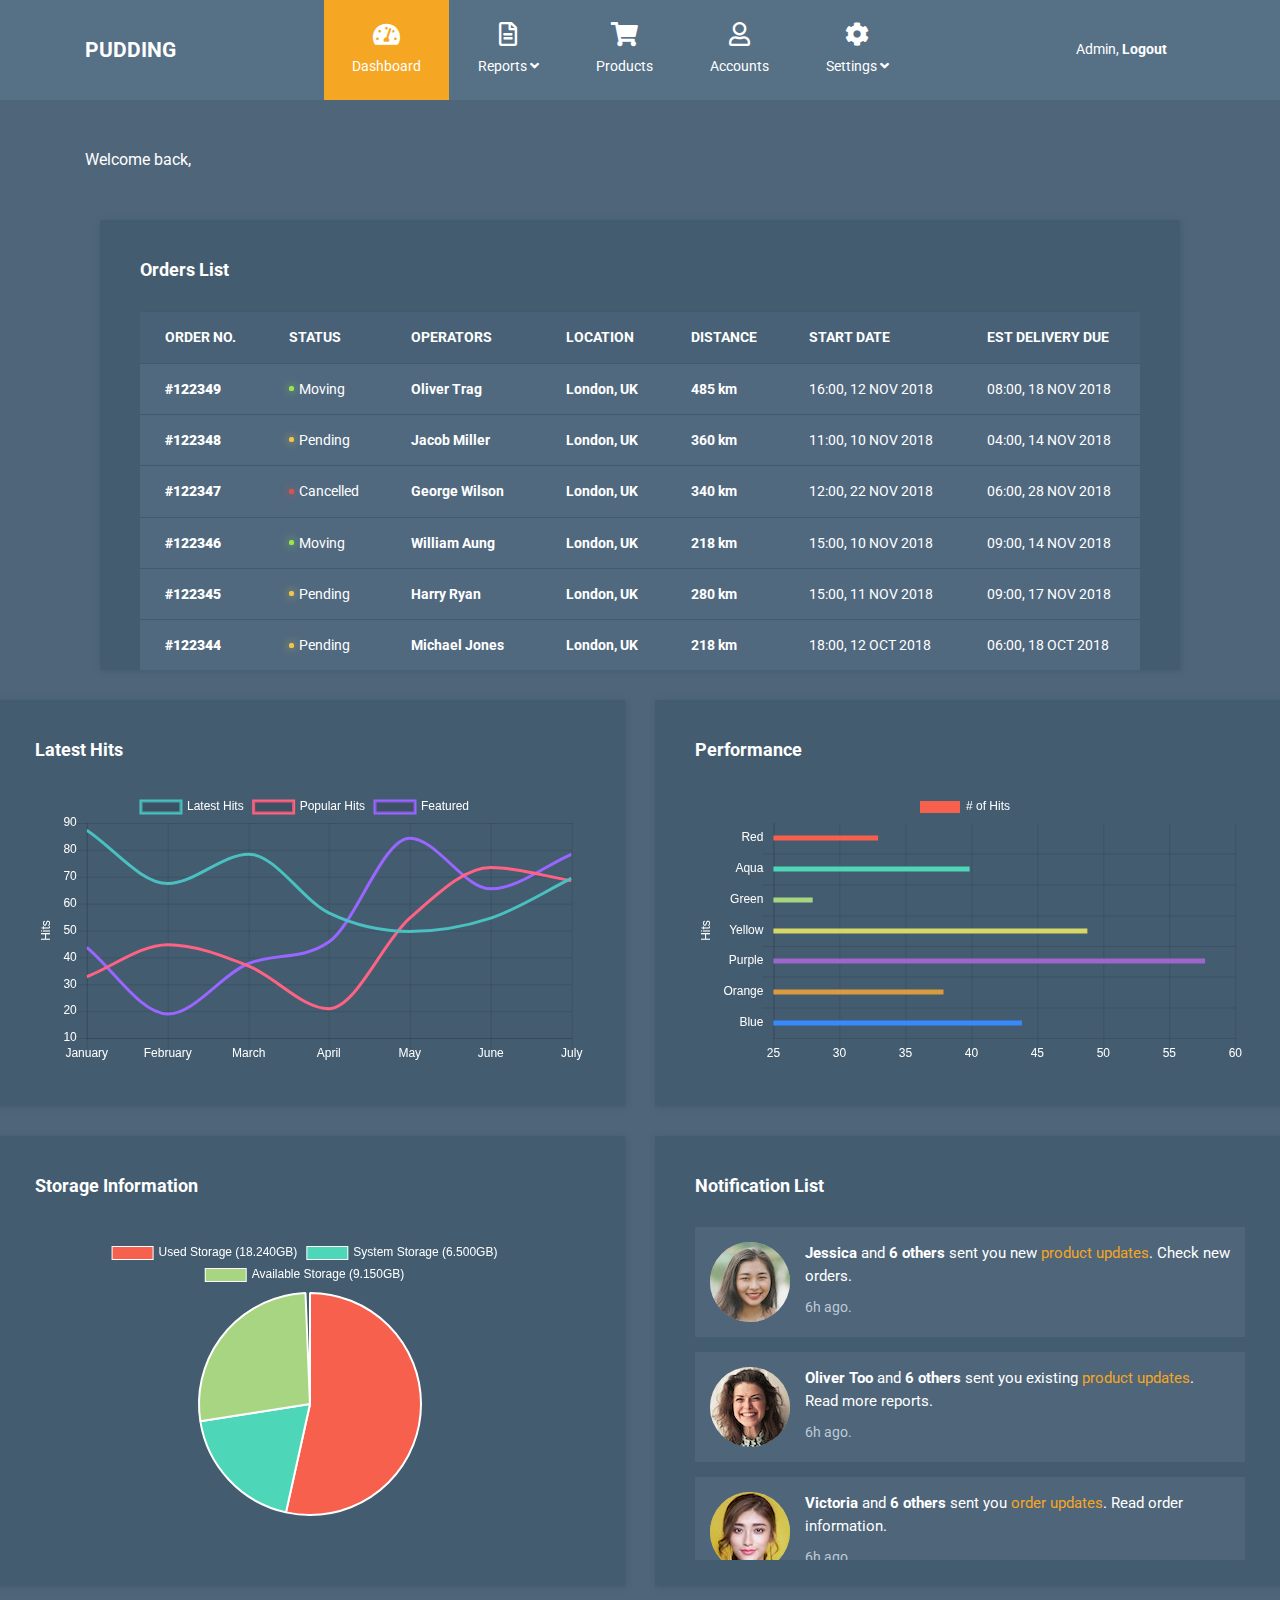
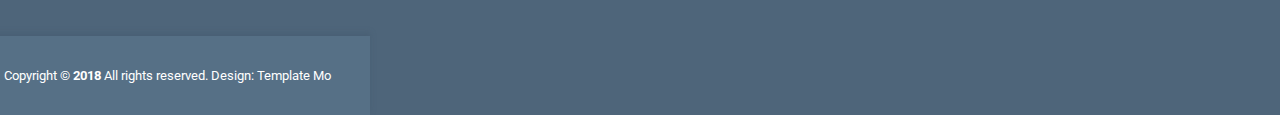
<file: 1index.html>
<!DOCTYPE html>
<html lang="en">

<head>
    <meta charset="UTF-8">
    <meta name="viewport" content="width=device-width, initial-scale=1.0">
    <meta http-equiv="X-UA-Compatible" content="ie=edge">
    <title>Product Admin - Dashboard HTML Template</title>
    <link rel="stylesheet" href="https://fonts.googleapis.com/css?family=Roboto:400,700">
    <!-- https://fonts.google.com/specimen/Roboto -->
    <link rel="stylesheet" href="css/fontawesome.min.css">
    <!-- https://fontawesome.com/ -->
    <link rel="stylesheet" href="css/bootstrap.min.css">
    <!-- https://getbootstrap.com/ -->
    <link rel="stylesheet" href="css/templatemo-style.css">
    <!--
	Product Admin CSS Template
	https://templatemo.com/tm-524-product-admin
	-->
</head>

<body id="reportsPage">
    <div class="" id="home">
        <nav class="navbar navbar-expand-xl">
            <div class="container h-100">
                <a class="navbar-brand" href="index.html">
                    <h1 class="tm-site-title mb-0">Pudding</h1>
                </a>
                <button class="navbar-toggler ml-auto mr-0" type="button" data-toggle="collapse" data-target="#navbarSupportedContent"
                    aria-controls="navbarSupportedContent" aria-expanded="false" aria-label="Toggle navigation">
                    <i class="fas fa-bars tm-nav-icon"></i>
                </button>

                <div class="collapse navbar-collapse" id="navbarSupportedContent">
                    <ul class="navbar-nav mx-auto h-100">
                        <li class="nav-item">
                            <a class="nav-link active" href="#">
                                <i class="fas fa-tachometer-alt"></i>
                                Dashboard
                                <span class="sr-only">(current)</span>
                            </a>
                        </li>
                        <li class="nav-item dropdown">

                            <a class="nav-link dropdown-toggle" href="#" id="navbarDropdown" role="button" data-toggle="dropdown"
                                aria-haspopup="true" aria-expanded="false">
                                <i class="far fa-file-alt"></i>
                                <span>
                                    Reports <i class="fas fa-angle-down"></i>
                                </span>
                            </a>
                            <div class="dropdown-menu" aria-labelledby="navbarDropdown">
                                <a class="dropdown-item" href="#">Daily Report</a>
                                <a class="dropdown-item" href="#">Weekly Report</a>
                                <a class="dropdown-item" href="#">Yearly Report</a>
                            </div>
                        </li>
                        <li class="nav-item">
                            <a class="nav-link" href="products.html">
                                <i class="fas fa-shopping-cart"></i>
                                Products
                            </a>
                        </li>

                        <li class="nav-item">
                            <a class="nav-link" href="accounts.html">
                                <i class="far fa-user"></i>
                                Accounts
                            </a>
                        </li>
                        <li class="nav-item dropdown">
                            <a class="nav-link dropdown-toggle" href="#" id="navbarDropdown" role="button" data-toggle="dropdown"
                                aria-haspopup="true" aria-expanded="false">
                                <i class="fas fa-cog"></i>
                                <span>
                                    Settings <i class="fas fa-angle-down"></i>
                                </span>
                            </a>
                            <div class="dropdown-menu" aria-labelledby="navbarDropdown">
                                <a class="dropdown-item" href="#">Profile</a>
                                <a class="dropdown-item" href="#">Billing</a>
                                <a class="dropdown-item" href="#">Customize</a>
                            </div>
                        </li>
                    </ul>
                    <ul class="navbar-nav">
                        <li class="nav-item">
                            <a class="nav-link d-block" href="login.html">
                                Admin, <b>Logout</b>
                            </a>
                        </li>
                    </ul>
                </div>
            </div>

        </nav>
        <div class="container">
            <div class="row">
                <div class="col">
                    <p class="text-white mt-5 mb-5">Welcome back, <b><?php echo $_SESSION['username']; ?></b></p>
                </div>
            </div>
        <div class="col-12 tm-block-col">
                    <div class="tm-bg-primary-dark tm-block tm-block-taller tm-block-scroll">
                        <h2 class="tm-block-title">Orders List</h2>
                        <table class="table">
                            <thead>
                                <tr>
                                    <th scope="col">ORDER NO.</th>
                                    <th scope="col">STATUS</th>
                                    <th scope="col">OPERATORS</th>
                                    <th scope="col">LOCATION</th>
                                    <th scope="col">DISTANCE</th>
                                    <th scope="col">START DATE</th>
                                    <th scope="col">EST DELIVERY DUE</th>
                                </tr>
                            </thead>
                            <tbody>
                                <tr>
                                    <th scope="row"><b>#122349</b></th>
                                    <td>
                                        <div class="tm-status-circle moving">
                                        </div>Moving
                                    </td>
                                    <td><b>Oliver Trag</b></td>
                                    <td><b>London, UK</b></td>
                                    <td><b>485 km</b></td>
                                    <td>16:00, 12 NOV 2018</td>
                                    <td>08:00, 18 NOV 2018</td>
                                </tr>
                                <tr>
                                    <th scope="row"><b>#122348</b></th>
                                    <td>
                                        <div class="tm-status-circle pending">
                                        </div>Pending
                                    </td>
                                    <td><b>Jacob Miller</b></td>
                                    <td><b>London, UK</b></td>
                                    <td><b>360 km</b></td>
                                    <td>11:00, 10 NOV 2018</td>
                                    <td>04:00, 14 NOV 2018</td>
                                </tr>
                                <tr>
                                    <th scope="row"><b>#122347</b></th>
                                    <td>
                                        <div class="tm-status-circle cancelled">
                                        </div>Cancelled
                                    </td>
                                    <td><b>George Wilson</b></td>
                                    <td><b>London, UK</b></td>
                                    <td><b>340 km</b></td>
                                    <td>12:00, 22 NOV 2018</td>
                                    <td>06:00, 28 NOV 2018</td>
                                </tr>
                                <tr>
                                    <th scope="row"><b>#122346</b></th>
                                    <td>
                                        <div class="tm-status-circle moving">
                                        </div>Moving
                                    </td>
                                    <td><b>William Aung</b></td>
                                    <td><b>London, UK</b></td>
                                    <td><b>218 km</b></td>
                                    <td>15:00, 10 NOV 2018</td>
                                    <td>09:00, 14 NOV 2018</td>
                                </tr>
                                <tr>
                                    <th scope="row"><b>#122345</b></th>
                                    <td>
                                        <div class="tm-status-circle pending">
                                        </div>Pending
                                    </td>
                                    <td><b>Harry Ryan</b></td>
                                    <td><b>London, UK</b></td>
                                    <td><b>280 km</b></td>
                                    <td>15:00, 11 NOV 2018</td>
                                    <td>09:00, 17 NOV 2018</td>
                                </tr>
                                <tr>
                                    <th scope="row"><b>#122344</b></th>
                                    <td>
                                        <div class="tm-status-circle pending">
                                        </div>Pending
                                    </td>
                                    <td><b>Michael Jones</b></td>
                                    <td><b>London, UK</b></td>
                                    <td><b>218 km</b></td>
                                    <td>18:00, 12 OCT 2018</td>
                                    <td>06:00, 18 OCT 2018</td>
                                </tr>
                                <tr>
                                    <th scope="row"><b>#122343</b></th>
                                    <td>
                                        <div class="tm-status-circle moving">
                                        </div>Moving
                                    </td>
                                    <td><b>Timmy Davis</b></td>
                                    <td><b>London, UK</b></td>
                                    <td><b>218 km</b></td>
                                    <td>12:00, 10 OCT 2018</td>
                                    <td>08:00, 18 OCT 2018</td>
                                </tr>
                                <tr>
                                    <th scope="row"><b>#122342</b></th>
                                    <td>
                                        <div class="tm-status-circle moving">
                                        </div>Moving
                                    </td>
                                    <td><b>Oscar Phyo</b></td>
                                    <td><b>London, UK</b></td>
                                    <td><b>420 km</b></td>
                                    <td>15:30, 06 OCT 2018</td>
                                    <td>09:30, 16 OCT 2018</td>
                                </tr>
                                <tr>
                                    <th scope="row"><b>#122341</b></th>
                                    <td>
                                        <div class="tm-status-circle moving">
                                        </div>Moving
                                    </td>
                                    <td><b>Charlie Brown</b></td>
                                    <td><b>London, UK</b></td>
                                    <td><b>300 km</b></td>
                                    <td>11:00, 10 OCT 2018</td>
                                    <td>03:00, 14 OCT 2018</td>
                                </tr>
                                <tr>
                                    <th scope="row"><b>#122340</b></th>
                                    <td>
                                        <div class="tm-status-circle cancelled">
                                        </div>Cancelled
                                    </td>
                                    <td><b>Wilson Cookies</b></td>
                                    <td><b>London, UK</b></td>
                                    <td><b>218 km</b></td>
                                    <td>17:30, 12 OCT 2018</td>
                                    <td>08:30, 22 OCT 2018</td>
                                </tr>
                                <tr>
                                    <th scope="row"><b>#122339</b></th>
                                    <td>
                                        <div class="tm-status-circle moving">
                                        </div>Moving
                                    </td>
                                    <td><b>Richard Clamon</b></td>
                                    <td><b>London, UK</b></td>
                                    <td><b>150 km</b></td>
                                    <td>15:00, 12 OCT 2018</td>
                                    <td>09:20, 26 OCT 2018</td>
                                </tr>
                            </tbody>
                        </table>
                    </div>
                </div>
            </div>
        </div>
            <!-- row -->
            <div class="row tm-content-row">
                <div class="col-sm-12 col-md-12 col-lg-6 col-xl-6 tm-block-col">
                    <div class="tm-bg-primary-dark tm-block">
                        <h2 class="tm-block-title">Latest Hits</h2>
                        <canvas id="lineChart"></canvas>
                    </div>
                </div>
                <div class="col-sm-12 col-md-12 col-lg-6 col-xl-6 tm-block-col">
                    <div class="tm-bg-primary-dark tm-block">
                        <h2 class="tm-block-title">Performance</h2>
                        <canvas id="barChart"></canvas>
                    </div>
                </div>
                <div class="col-sm-12 col-md-12 col-lg-6 col-xl-6 tm-block-col">
                    <div class="tm-bg-primary-dark tm-block tm-block-taller">
                        <h2 class="tm-block-title">Storage Information</h2>
                        <div id="pieChartContainer">
                            <canvas id="pieChart" class="chartjs-render-monitor" width="200" height="200"></canvas>
                        </div>                        
                    </div>
                </div>
                <div class="col-sm-12 col-md-12 col-lg-6 col-xl-6 tm-block-col">
                    <div class="tm-bg-primary-dark tm-block tm-block-taller tm-block-overflow">
                        <h2 class="tm-block-title">Notification List</h2>
                        <div class="tm-notification-items">
                            <div class="media tm-notification-item">
                                <div class="tm-gray-circle"><img src="img/notification-01.jpg" alt="Avatar Image" class="rounded-circle"></div>
                                <div class="media-body">
                                    <p class="mb-2"><b>Jessica</b> and <b>6 others</b> sent you new <a href="#"
                                            class="tm-notification-link">product updates</a>. Check new orders.</p>
                                    <span class="tm-small tm-text-color-secondary">6h ago.</span>
                                </div>
                            </div>
                            <div class="media tm-notification-item">
                                <div class="tm-gray-circle"><img src="img/notification-02.jpg" alt="Avatar Image" class="rounded-circle"></div>
                                <div class="media-body">
                                    <p class="mb-2"><b>Oliver Too</b> and <b>6 others</b> sent you existing <a href="#"
                                            class="tm-notification-link">product updates</a>. Read more reports.</p>
                                    <span class="tm-small tm-text-color-secondary">6h ago.</span>
                                </div>
                            </div>
                            <div class="media tm-notification-item">
                                <div class="tm-gray-circle"><img src="img/notification-03.jpg" alt="Avatar Image" class="rounded-circle"></div>
                                <div class="media-body">
                                    <p class="mb-2"><b>Victoria</b> and <b>6 others</b> sent you <a href="#"
                                            class="tm-notification-link">order updates</a>. Read order information.</p>
                                    <span class="tm-small tm-text-color-secondary">6h ago.</span>
                                </div>
                            </div>
                            <div class="media tm-notification-item">
                                <div class="tm-gray-circle"><img src="img/notification-01.jpg" alt="Avatar Image" class="rounded-circle"></div>
                                <div class="media-body">
                                    <p class="mb-2"><b>Laura Cute</b> and <b>6 others</b> sent you <a href="#"
                                            class="tm-notification-link">product records</a>.</p>
                                    <span class="tm-small tm-text-color-secondary">6h ago.</span>
                                </div>
                            </div>
                            <div class="media tm-notification-item">
                                <div class="tm-gray-circle"><img src="img/notification-02.jpg" alt="Avatar Image" class="rounded-circle"></div>
                                <div class="media-body">
                                    <p class="mb-2"><b>Samantha</b> and <b>6 others</b> sent you <a href="#"
                                            class="tm-notification-link">order stuffs</a>.</p>
                                    <span class="tm-small tm-text-color-secondary">6h ago.</span>
                                </div>
                            </div>
                            <div class="media tm-notification-item">
                                <div class="tm-gray-circle"><img src="img/notification-03.jpg" alt="Avatar Image" class="rounded-circle"></div>
                                <div class="media-body">
                                    <p class="mb-2"><b>Sophie</b> and <b>6 others</b> sent you <a href="#"
                                            class="tm-notification-link">product updates</a>.</p>
                                    <span class="tm-small tm-text-color-secondary">6h ago.</span>
                                </div>
                            </div>
                            <div class="media tm-notification-item">
                                <div class="tm-gray-circle"><img src="img/notification-01.jpg" alt="Avatar Image" class="rounded-circle"></div>
                                <div class="media-body">
                                    <p class="mb-2"><b>Lily A</b> and <b>6 others</b> sent you <a href="#"
                                            class="tm-notification-link">product updates</a>.</p>
                                    <span class="tm-small tm-text-color-secondary">6h ago.</span>
                                </div>
                            </div>
                            <div class="media tm-notification-item">
                                <div class="tm-gray-circle"><img src="img/notification-02.jpg" alt="Avatar Image" class="rounded-circle"></div>
                                <div class="media-body">
                                    <p class="mb-2"><b>Amara</b> and <b>6 others</b> sent you <a href="#"
                                            class="tm-notification-link">product updates</a>.</p>
                                    <span class="tm-small tm-text-color-secondary">6h ago.</span>
                                </div>
                            </div>
                            <div class="media tm-notification-item">
                                <div class="tm-gray-circle"><img src="img/notification-03.jpg" alt="Avatar Image" class="rounded-circle"></div>
                                <div class="media-body">
                                    <p class="mb-2"><b>Cinthela</b> and <b>6 others</b> sent you <a href="#"
                                            class="tm-notification-link">product updates</a>.</p>
                                    <span class="tm-small tm-text-color-secondary">6h ago.</span>
                                </div>
                            </div>
                        </div>
                    </div>
                </div>
                
        <footer class="tm-footer row tm-mt-small">
            <div class="col-12 font-weight-light">
                <p class="text-center text-white mb-0 px-4 small">
                    Copyright &copy; <b>2018</b> All rights reserved. 
                    
                    Design: <a rel="nofollow noopener" href="https://templatemo.com" class="tm-footer-link">Template Mo</a>
                </p>
            </div>
        </footer>
    </div>

    <script src="js/jquery-3.3.1.min.js"></script>
    <!-- https://jquery.com/download/ -->
    <script src="js/moment.min.js"></script>
    <!-- https://momentjs.com/ -->
    <script src="js/Chart.min.js"></script>
    <!-- http://www.chartjs.org/docs/latest/ -->
    <script src="js/bootstrap.min.js"></script>
    <!-- https://getbootstrap.com/ -->
    <script src="js/tooplate-scripts.js"></script>
    <script>
        Chart.defaults.global.defaultFontColor = 'white';
        let ctxLine,
            ctxBar,
            ctxPie,
            optionsLine,
            optionsBar,
            optionsPie,
            configLine,
            configBar,
            configPie,
            lineChart;
        barChart, pieChart;
        // DOM is ready
        $(function () {
            drawLineChart(); // Line Chart
            drawBarChart(); // Bar Chart
            drawPieChart(); // Pie Chart

            $(window).resize(function () {
                updateLineChart();
                updateBarChart();                
            });
        })
    </script>
</body>

</html>
</file>
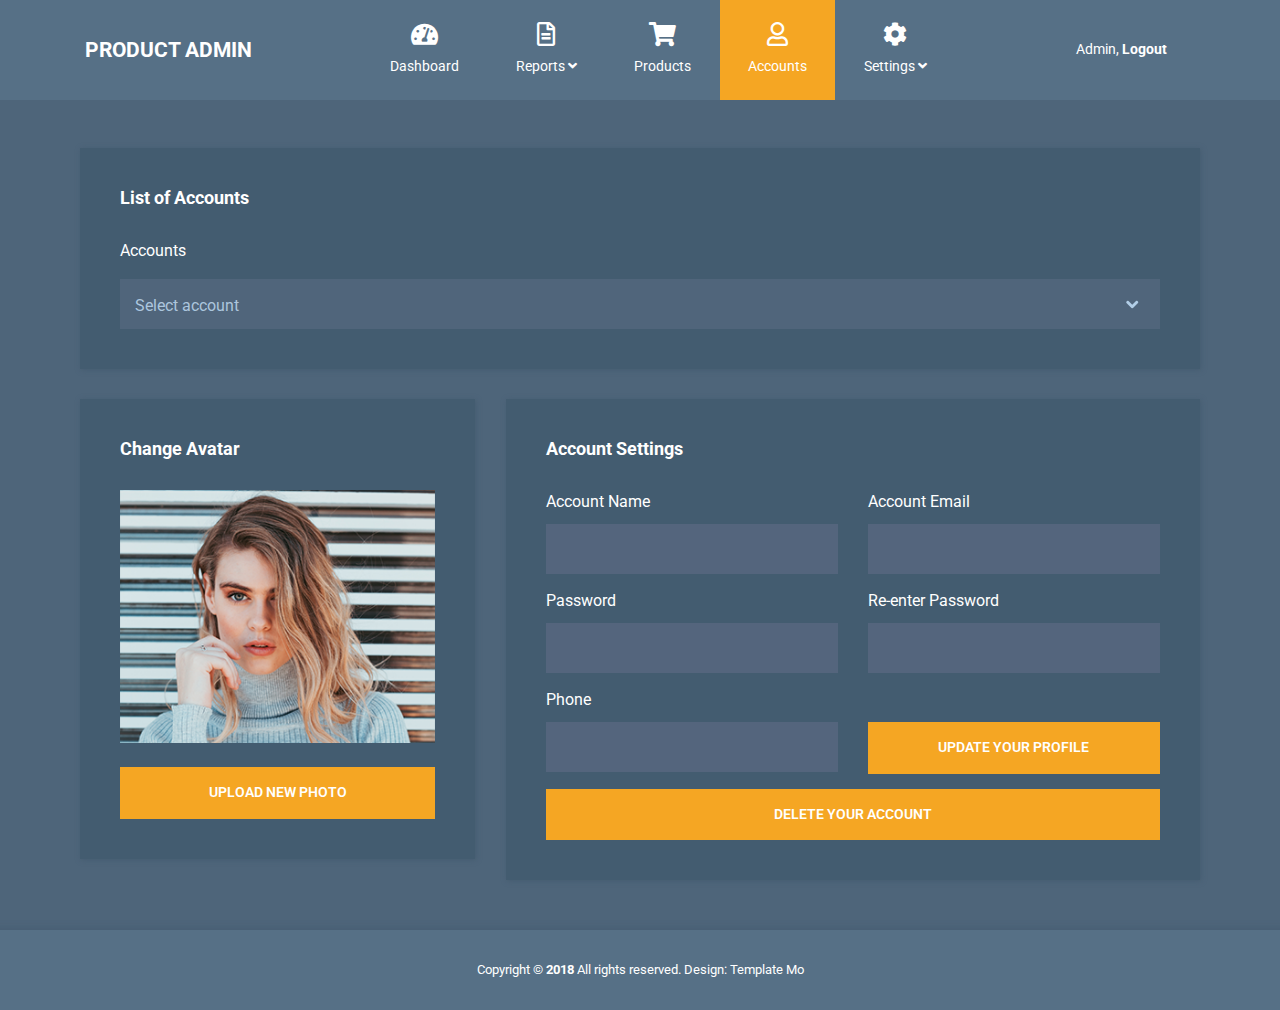
<file: accounts.html>
<!DOCTYPE html>
<html lang="en">
  <head>
    <meta charset="UTF-8" />
    <meta name="viewport" content="width=device-width, initial-scale=1.0" />
    <meta http-equiv="X-UA-Compatible" content="ie=edge" />
    <title>Accounts - Product Admin Template</title>
    <link
      rel="stylesheet"
      href="https://fonts.googleapis.com/css?family=Roboto:400,700"
    />
    <!-- https://fonts.google.com/specimen/Roboto -->
    <link rel="stylesheet" href="css/fontawesome.min.css" />
    <!-- https://fontawesome.com/ -->
    <link rel="stylesheet" href="css/bootstrap.min.css" />
    <!-- https://getbootstrap.com/ -->
    <link rel="stylesheet" href="css/templatemo-style.css">
    <!--
	Product Admin CSS Template
	https://templatemo.com/tm-524-product-admin
	-->
  </head>

  <body id="reportsPage">
    <div class="" id="home">
      <nav class="navbar navbar-expand-xl">
        <div class="container h-100">
          <a class="navbar-brand" href="index.html">
            <h1 class="tm-site-title mb-0">Product Admin</h1>
          </a>
          <button
            class="navbar-toggler ml-auto mr-0"
            type="button"
            data-toggle="collapse"
            data-target="#navbarSupportedContent"
            aria-controls="navbarSupportedContent"
            aria-expanded="false"
            aria-label="Toggle navigation"
          >
            <i class="fas fa-bars tm-nav-icon"></i>
          </button>

          <div class="collapse navbar-collapse" id="navbarSupportedContent">
            <ul class="navbar-nav mx-auto h-100">
              <li class="nav-item">
                <a class="nav-link" href="index.html">
                  <i class="fas fa-tachometer-alt"></i> Dashboard
                  <span class="sr-only">(current)</span>
                </a>
              </li>
              <li class="nav-item dropdown">
                <a
                  class="nav-link dropdown-toggle"
                  href="#"
                  id="navbarDropdown"
                  role="button"
                  data-toggle="dropdown"
                  aria-haspopup="true"
                  aria-expanded="false"
                >
                  <i class="far fa-file-alt"></i>
                  <span> Reports <i class="fas fa-angle-down"></i> </span>
                </a>
                <div class="dropdown-menu" aria-labelledby="navbarDropdown">
                  <a class="dropdown-item" href="#">Daily Report</a>
                  <a class="dropdown-item" href="#">Weekly Report</a>
                  <a class="dropdown-item" href="#">Yearly Report</a>
                </div>
              </li>
              <li class="nav-item">
                <a class="nav-link" href="products.html">
                  <i class="fas fa-shopping-cart"></i> Products
                </a>
              </li>

              <li class="nav-item">
                <a class="nav-link active" href="accounts.html">
                  <i class="far fa-user"></i> Accounts
                </a>
              </li>
              <li class="nav-item dropdown">
                <a
                  class="nav-link dropdown-toggle"
                  href="#"
                  id="navbarDropdown"
                  role="button"
                  data-toggle="dropdown"
                  aria-haspopup="true"
                  aria-expanded="false"
                >
                  <i class="fas fa-cog"></i>
                  <span> Settings <i class="fas fa-angle-down"></i> </span>
                </a>
                <div class="dropdown-menu" aria-labelledby="navbarDropdown">
                  <a class="dropdown-item" href="#">Profile</a>
                  <a class="dropdown-item" href="#">Billing</a>
                  <a class="dropdown-item" href="#">Customize</a>
                </div>
              </li>
            </ul>
            <ul class="navbar-nav">
              <li class="nav-item">
                <a class="nav-link d-block" href="login.html">
                  Admin, <b>Logout</b>
                </a>
              </li>
            </ul>
          </div>
        </div>
      </nav>
      <div class="container mt-5">
        <div class="row tm-content-row">
          <div class="col-12 tm-block-col">
            <div class="tm-bg-primary-dark tm-block tm-block-h-auto">
              <h2 class="tm-block-title">List of Accounts</h2>
              <p class="text-white">Accounts</p>
              <select class="custom-select">
                <option value="0">Select account</option>
                <option value="1">Admin</option>
                <option value="2">Editor</option>
                <option value="3">Merchant</option>
                <option value="4">Customer</option>
              </select>
            </div>
          </div>
        </div>
        <!-- row -->
        <div class="row tm-content-row">
          <div class="tm-block-col tm-col-avatar">
            <div class="tm-bg-primary-dark tm-block tm-block-avatar">
              <h2 class="tm-block-title">Change Avatar</h2>
              <div class="tm-avatar-container">
                <img
                  src="img/avatar.png"
                  alt="Avatar"
                  class="tm-avatar img-fluid mb-4"
                />
                <a href="#" class="tm-avatar-delete-link">
                  <i class="far fa-trash-alt tm-product-delete-icon"></i>
                </a>
              </div>
              <button class="btn btn-primary btn-block text-uppercase">
                Upload New Photo
              </button>
            </div>
          </div>
          <div class="tm-block-col tm-col-account-settings">
            <div class="tm-bg-primary-dark tm-block tm-block-settings">
              <h2 class="tm-block-title">Account Settings</h2>
              <form action="" class="tm-signup-form row">
                <div class="form-group col-lg-6">
                  <label for="name">Account Name</label>
                  <input
                    id="name"
                    name="name"
                    type="text"
                    class="form-control validate"
                  />
                </div>
                <div class="form-group col-lg-6">
                  <label for="email">Account Email</label>
                  <input
                    id="email"
                    name="email"
                    type="email"
                    class="form-control validate"
                  />
                </div>
                <div class="form-group col-lg-6">
                  <label for="password">Password</label>
                  <input
                    id="password"
                    name="password"
                    type="password"
                    class="form-control validate"
                  />
                </div>
                <div class="form-group col-lg-6">
                  <label for="password2">Re-enter Password</label>
                  <input
                    id="password2"
                    name="password2"
                    type="password"
                    class="form-control validate"
                  />
                </div>
                <div class="form-group col-lg-6">
                  <label for="phone">Phone</label>
                  <input
                    id="phone"
                    name="phone"
                    type="tel"
                    class="form-control validate"
                  />
                </div>
                <div class="form-group col-lg-6">
                  <label class="tm-hide-sm">&nbsp;</label>
                  <button
                    type="submit"
                    class="btn btn-primary btn-block text-uppercase"
                  >
                    Update Your Profile
                  </button>
                </div>
                <div class="col-12">
                  <button
                    type="submit"
                    class="btn btn-primary btn-block text-uppercase"
                  >
                    Delete Your Account
                  </button>
                </div>
              </form>
            </div>
          </div>
        </div>
      </div>
      <footer class="tm-footer row tm-mt-small">
        <div class="col-12 font-weight-light">
          <p class="text-center text-white mb-0 px-4 small">
            Copyright &copy; <b>2018</b> All rights reserved. 
            
            Design: <a rel="nofollow noopener" href="https://templatemo.com" class="tm-footer-link">Template Mo</a>
          </p>
        </div>
      </footer>
    </div>

    <script src="js/jquery-3.3.1.min.js"></script>
    <!-- https://jquery.com/download/ -->
    <script src="js/bootstrap.min.js"></script>
    <!-- https://getbootstrap.com/ -->
  </body>
</html>
</file>
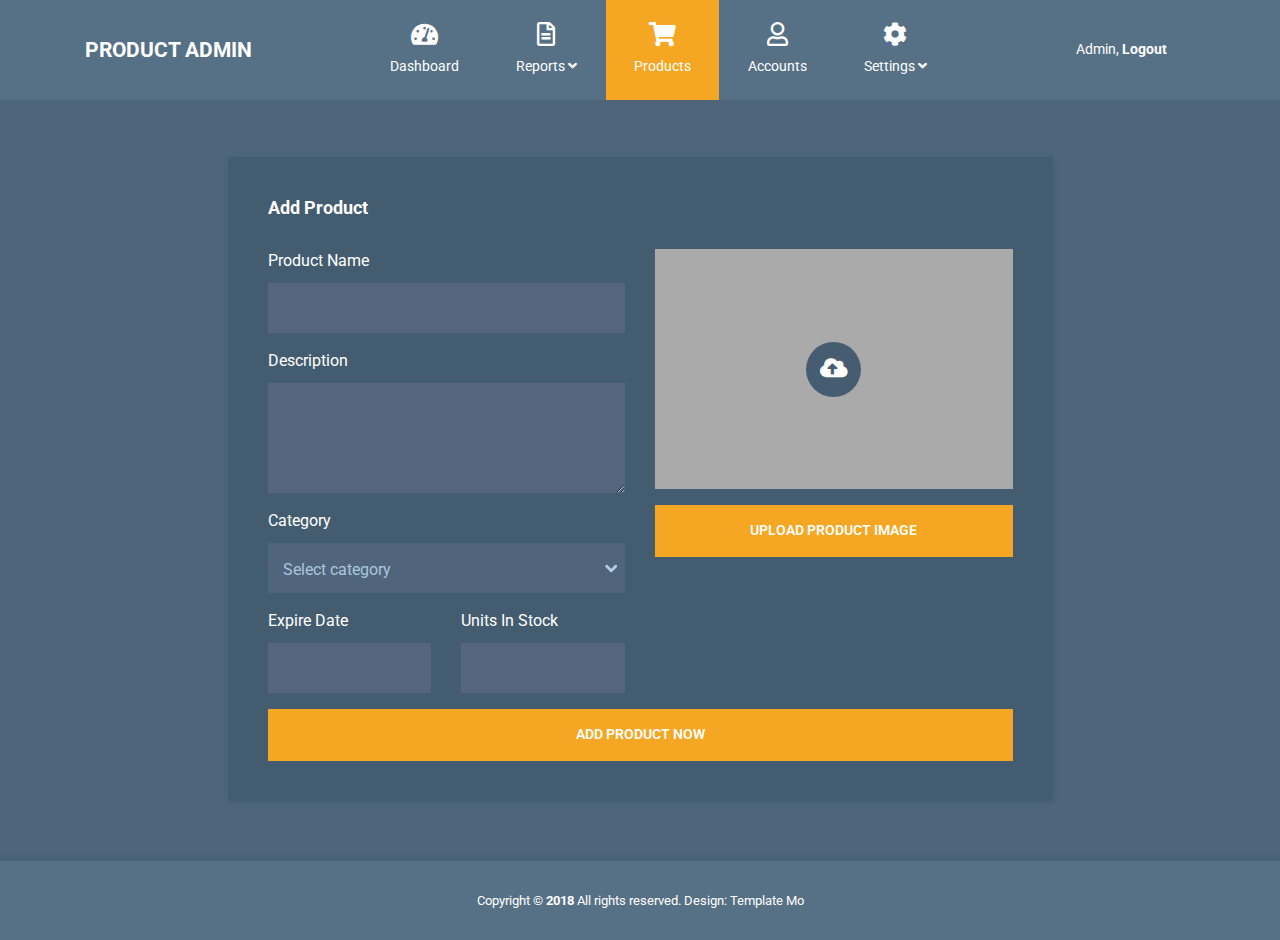
<file: add-product.html>
<!DOCTYPE html>
<html lang="en">
  <head>
    <meta charset="UTF-8" />
    <meta name="viewport" content="width=device-width, initial-scale=1.0" />
    <meta http-equiv="X-UA-Compatible" content="ie=edge" />
    <title>Add Product - Dashboard HTML Template</title>
    <link
      rel="stylesheet"
      href="https://fonts.googleapis.com/css?family=Roboto:400,700"
    />
    <!-- https://fonts.google.com/specimen/Roboto -->
    <link rel="stylesheet" href="css/fontawesome.min.css" />
    <!-- https://fontawesome.com/ -->
    <link rel="stylesheet" href="jquery-ui-datepicker/jquery-ui.min.css" type="text/css" />
    <!-- http://api.jqueryui.com/datepicker/ -->
    <link rel="stylesheet" href="css/bootstrap.min.css" />
    <!-- https://getbootstrap.com/ -->
    <link rel="stylesheet" href="css/templatemo-style.css">
    <!--
	Product Admin CSS Template
	https://templatemo.com/tm-524-product-admin
	-->
  </head>

  <body>
    <nav class="navbar navbar-expand-xl">
      <div class="container h-100">
        <a class="navbar-brand" href="index.html">
          <h1 class="tm-site-title mb-0">Product Admin</h1>
        </a>
        <button
          class="navbar-toggler ml-auto mr-0"
          type="button"
          data-toggle="collapse"
          data-target="#navbarSupportedContent"
          aria-controls="navbarSupportedContent"
          aria-expanded="false"
          aria-label="Toggle navigation"
        >
          <i class="fas fa-bars tm-nav-icon"></i>
        </button>

        <div class="collapse navbar-collapse" id="navbarSupportedContent">
          <ul class="navbar-nav mx-auto h-100">
            <li class="nav-item">
              <a class="nav-link" href="index.html">
                <i class="fas fa-tachometer-alt"></i> Dashboard
                <span class="sr-only">(current)</span>
              </a>
            </li>
            <li class="nav-item dropdown">
              <a
                class="nav-link dropdown-toggle"
                href="#"
                id="navbarDropdown"
                role="button"
                data-toggle="dropdown"
                aria-haspopup="true"
                aria-expanded="false"
              >
                <i class="far fa-file-alt"></i>
                <span> Reports <i class="fas fa-angle-down"></i> </span>
              </a>
              <div class="dropdown-menu" aria-labelledby="navbarDropdown">
                <a class="dropdown-item" href="#">Daily Report</a>
                <a class="dropdown-item" href="#">Weekly Report</a>
                <a class="dropdown-item" href="#">Yearly Report</a>
              </div>
            </li>
            <li class="nav-item">
              <a class="nav-link active" href="products.html">
                <i class="fas fa-shopping-cart"></i> Products
              </a>
            </li>

            <li class="nav-item">
              <a class="nav-link" href="accounts.html">
                <i class="far fa-user"></i> Accounts
              </a>
            </li>
            <li class="nav-item dropdown">
              <a
                class="nav-link dropdown-toggle"
                href="#"
                id="navbarDropdown"
                role="button"
                data-toggle="dropdown"
                aria-haspopup="true"
                aria-expanded="false"
              >
                <i class="fas fa-cog"></i>
                <span> Settings <i class="fas fa-angle-down"></i> </span>
              </a>
              <div class="dropdown-menu" aria-labelledby="navbarDropdown">
                <a class="dropdown-item" href="#">Profile</a>
                <a class="dropdown-item" href="#">Billing</a>
                <a class="dropdown-item" href="#">Customize</a>
              </div>
            </li>
          </ul>
          <ul class="navbar-nav">
            <li class="nav-item">
              <a class="nav-link d-block" href="login.html">
                Admin, <b>Logout</b>
              </a>
            </li>
          </ul>
        </div>
      </div>
    </nav>
    <div class="container tm-mt-big tm-mb-big">
      <div class="row">
        <div class="col-xl-9 col-lg-10 col-md-12 col-sm-12 mx-auto">
          <div class="tm-bg-primary-dark tm-block tm-block-h-auto">
            <div class="row">
              <div class="col-12">
                <h2 class="tm-block-title d-inline-block">Add Product</h2>
              </div>
            </div>
            <div class="row tm-edit-product-row">
              <div class="col-xl-6 col-lg-6 col-md-12">
                <form action="" class="tm-edit-product-form">
                  <div class="form-group mb-3">
                    <label
                      for="name"
                      >Product Name
                    </label>
                    <input
                      id="name"
                      name="name"
                      type="text"
                      class="form-control validate"
                      required
                    />
                  </div>
                  <div class="form-group mb-3">
                    <label
                      for="description"
                      >Description</label
                    >
                    <textarea
                      class="form-control validate"
                      rows="3"
                      required
                    ></textarea>
                  </div>
                  <div class="form-group mb-3">
                    <label
                      for="category"
                      >Category</label
                    >
                    <select
                      class="custom-select tm-select-accounts"
                      id="category"
                    >
                      <option selected>Select category</option>
                      <option value="1">New Arrival</option>
                      <option value="2">Most Popular</option>
                      <option value="3">Trending</option>
                    </select>
                  </div>
                  <div class="row">
                      <div class="form-group mb-3 col-xs-12 col-sm-6">
                          <label
                            for="expire_date"
                            >Expire Date
                          </label>
                          <input
                            id="expire_date"
                            name="expire_date"
                            type="text"
                            class="form-control validate"
                            data-large-mode="true"
                          />
                        </div>
                        <div class="form-group mb-3 col-xs-12 col-sm-6">
                          <label
                            for="stock"
                            >Units In Stock
                          </label>
                          <input
                            id="stock"
                            name="stock"
                            type="text"
                            class="form-control validate"
                            required
                          />
                        </div>
                  </div>
                  
              </div>
              <div class="col-xl-6 col-lg-6 col-md-12 mx-auto mb-4">
                <div class="tm-product-img-dummy mx-auto">
                  <i
                    class="fas fa-cloud-upload-alt tm-upload-icon"
                    onclick="document.getElementById('fileInput').click();"
                  ></i>
                </div>
                <div class="custom-file mt-3 mb-3">
                  <input id="fileInput" type="file" style="display:none;" />
                  <input
                    type="button"
                    class="btn btn-primary btn-block mx-auto"
                    value="UPLOAD PRODUCT IMAGE"
                    onclick="document.getElementById('fileInput').click();"
                  />
                </div>
              </div>
              <div class="col-12">
                <button type="submit" class="btn btn-primary btn-block text-uppercase">Add Product Now</button>
              </div>
            </form>
            </div>
          </div>
        </div>
      </div>
    </div>
    <footer class="tm-footer row tm-mt-small">
        <div class="col-12 font-weight-light">
          <p class="text-center text-white mb-0 px-4 small">
            Copyright &copy; <b>2018</b> All rights reserved. 
            
            Design: <a rel="nofollow noopener" href="https://templatemo.com" class="tm-footer-link">Template Mo</a>
        </p>
        </div>
    </footer> 

    <script src="js/jquery-3.3.1.min.js"></script>
    <!-- https://jquery.com/download/ -->
    <script src="jquery-ui-datepicker/jquery-ui.min.js"></script>
    <!-- https://jqueryui.com/download/ -->
    <script src="js/bootstrap.min.js"></script>
    <!-- https://getbootstrap.com/ -->
    <script>
      $(function() {
        $("#expire_date").datepicker();
      });
    </script>
  </body>
</html>
</file>
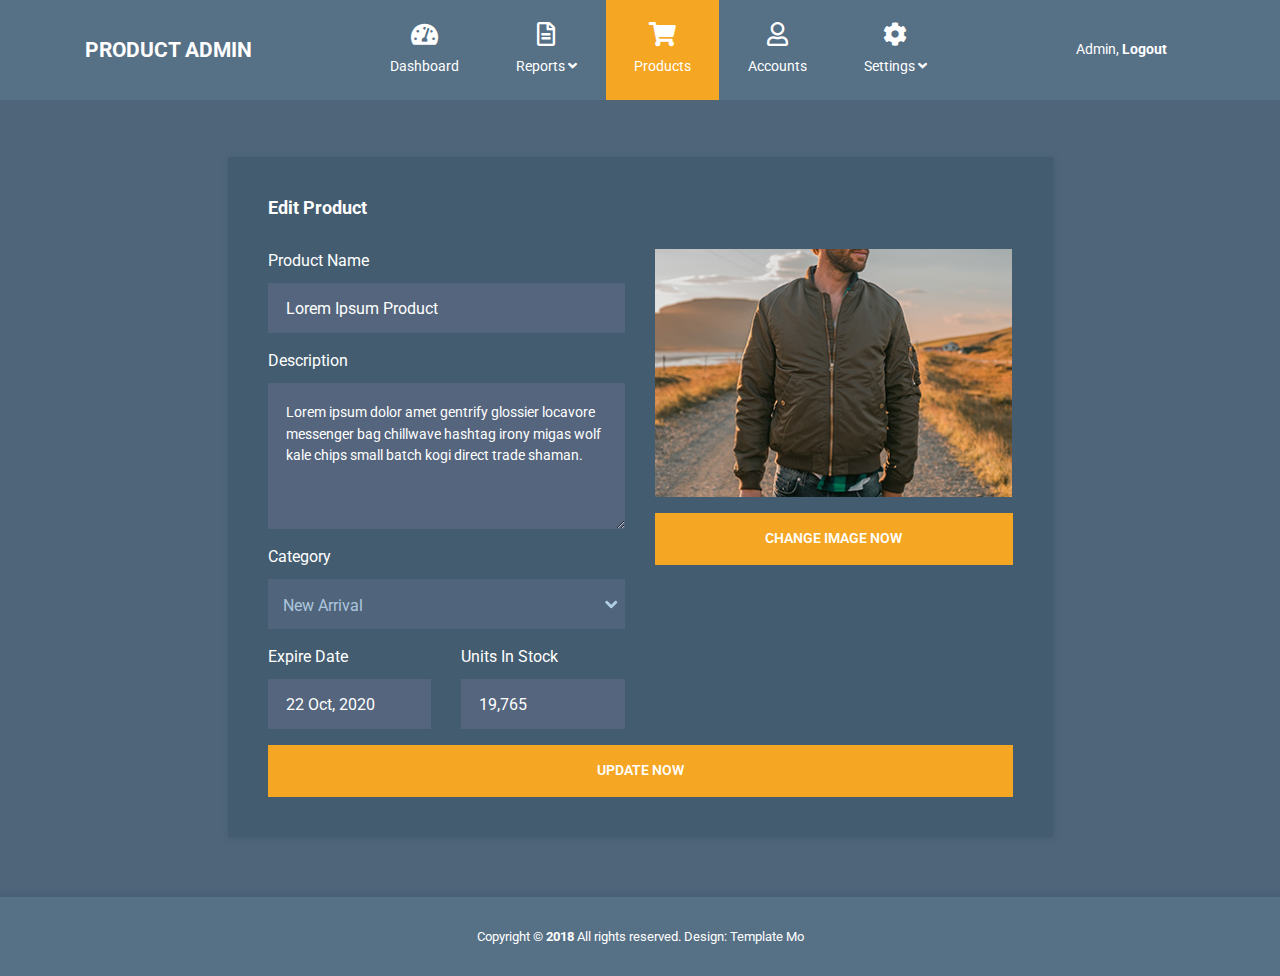
<file: edit-product.html>
<!DOCTYPE html>
<html lang="en">
  <head>
    <meta charset="UTF-8" />
    <meta name="viewport" content="width=device-width, initial-scale=1.0" />
    <meta http-equiv="X-UA-Compatible" content="ie=edge" />
    <title>Edit Product - Dashboard Admin Template</title>
    <link
      rel="stylesheet"
      href="https://fonts.googleapis.com/css?family=Roboto:400,700"
    />
    <!-- https://fonts.google.com/specimen/Roboto -->
    <link rel="stylesheet" href="css/fontawesome.min.css" />
    <!-- https://fontawesome.com/ -->
    <link rel="stylesheet" href="jquery-ui-datepicker/jquery-ui.min.css" type="text/css" />
    <!-- http://api.jqueryui.com/datepicker/ -->
    <link rel="stylesheet" href="css/bootstrap.min.css" />
    <!-- https://getbootstrap.com/ -->
    <link rel="stylesheet" href="css/templatemo-style.css">
    <!--
	Product Admin CSS Template
	https://templatemo.com/tm-524-product-admin
	-->
  </head>

  <body>
    <nav class="navbar navbar-expand-xl">
      <div class="container h-100">
        <a class="navbar-brand" href="index.html">
          <h1 class="tm-site-title mb-0">Product Admin</h1>
        </a>
        <button
          class="navbar-toggler ml-auto mr-0"
          type="button"
          data-toggle="collapse"
          data-target="#navbarSupportedContent"
          aria-controls="navbarSupportedContent"
          aria-expanded="false"
          aria-label="Toggle navigation"
        >
          <i class="fas fa-bars tm-nav-icon"></i>
        </button>

        <div class="collapse navbar-collapse" id="navbarSupportedContent">
          <ul class="navbar-nav mx-auto h-100">
            <li class="nav-item">
              <a class="nav-link" href="index.html">
                <i class="fas fa-tachometer-alt"></i> Dashboard
                <span class="sr-only">(current)</span>
              </a>
            </li>
            <li class="nav-item dropdown">
              <a
                class="nav-link dropdown-toggle"
                href="#"
                id="navbarDropdown"
                role="button"
                data-toggle="dropdown"
                aria-haspopup="true"
                aria-expanded="false"
              >
                <i class="far fa-file-alt"></i>
                <span> Reports <i class="fas fa-angle-down"></i> </span>
              </a>
              <div class="dropdown-menu" aria-labelledby="navbarDropdown">
                <a class="dropdown-item" href="#">Daily Report</a>
                <a class="dropdown-item" href="#">Weekly Report</a>
                <a class="dropdown-item" href="#">Yearly Report</a>
              </div>
            </li>
            <li class="nav-item">
              <a class="nav-link active" href="products.html">
                <i class="fas fa-shopping-cart"></i> Products
              </a>
            </li>

            <li class="nav-item">
              <a class="nav-link" href="accounts.html">
                <i class="far fa-user"></i> Accounts
              </a>
            </li>
            <li class="nav-item dropdown">
              <a
                class="nav-link dropdown-toggle"
                href="#"
                id="navbarDropdown"
                role="button"
                data-toggle="dropdown"
                aria-haspopup="true"
                aria-expanded="false"
              >
                <i class="fas fa-cog"></i>
                <span> Settings <i class="fas fa-angle-down"></i> </span>
              </a>
              <div class="dropdown-menu" aria-labelledby="navbarDropdown">
                <a class="dropdown-item" href="#">Profile</a>
                <a class="dropdown-item" href="#">Billing</a>
                <a class="dropdown-item" href="#">Customize</a>
              </div>
            </li>
          </ul>
          <ul class="navbar-nav">
            <li class="nav-item">
              <a class="nav-link d-block" href="login.html">
                Admin, <b>Logout</b>
              </a>
            </li>
          </ul>
        </div>
      </div>
    </nav>
    <div class="container tm-mt-big tm-mb-big">
      <div class="row">
        <div class="col-xl-9 col-lg-10 col-md-12 col-sm-12 mx-auto">
          <div class="tm-bg-primary-dark tm-block tm-block-h-auto">
            <div class="row">
              <div class="col-12">
                <h2 class="tm-block-title d-inline-block">Edit Product</h2>
              </div>
            </div>
            <div class="row tm-edit-product-row">
              <div class="col-xl-6 col-lg-6 col-md-12">
                <form action="" method="post" class="tm-edit-product-form">
                  <div class="form-group mb-3">
                    <label
                      for="name"
                      >Product Name
                    </label>
                    <input
                      id="name"
                      name="name"
                      type="text"
                      value="Lorem Ipsum Product"
                      class="form-control validate"
                    />
                  </div>
                  <div class="form-group mb-3">
                    <label
                      for="description"
                      >Description</label
                    >
                    <textarea                    
                      class="form-control validate tm-small"
                      rows="5"
                      required
                    >Lorem ipsum dolor amet gentrify glossier locavore messenger bag chillwave hashtag irony migas wolf kale chips small batch kogi direct trade shaman.</textarea>
                  </div>
                  <div class="form-group mb-3">
                    <label
                      for="category"
                      >Category</label
                    >
                    <select
                      class="custom-select tm-select-accounts"
                      id="category"
                    >
                      <option>Select category</option>
                      <option value="1" selected>New Arrival</option>
                      <option value="2">Most Popular</option>
                      <option value="3">Trending</option>
                    </select>
                  </div>
                  <div class="row">
                      <div class="form-group mb-3 col-xs-12 col-sm-6">
                          <label
                            for="expire_date"
                            >Expire Date
                          </label>
                          <input
                            id="expire_date"
                            name="expire_date"
                            type="text"
                            value="22 Oct, 2020"
                            class="form-control validate"
                            data-large-mode="true"
                          />
                        </div>
                        <div class="form-group mb-3 col-xs-12 col-sm-6">
                          <label
                            for="stock"
                            >Units In Stock
                          </label>
                          <input
                            id="stock"
                            name="stock"
                            type="text"
                            value="19,765"
                            class="form-control validate"
                          />
                        </div>
                  </div>
                  
              </div>
              <div class="col-xl-6 col-lg-6 col-md-12 mx-auto mb-4">
                <div class="tm-product-img-edit mx-auto">
                  <img src="img/product-image.jpg" alt="Product image" class="img-fluid d-block mx-auto">
                  <i
                    class="fas fa-cloud-upload-alt tm-upload-icon"
                    onclick="document.getElementById('fileInput').click();"
                  ></i>
                </div>
                <div class="custom-file mt-3 mb-3">
                  <input id="fileInput" type="file" style="display:none;" />
                  <input
                    type="button"
                    class="btn btn-primary btn-block mx-auto"
                    value="CHANGE IMAGE NOW"
                    onclick="document.getElementById('fileInput').click();"
                  />
                </div>
              </div>
              <div class="col-12">
                <button type="submit" class="btn btn-primary btn-block text-uppercase">Update Now</button>
              </div>
            </form>
            </div>
          </div>
        </div>
      </div>
    </div>
    <footer class="tm-footer row tm-mt-small">
        <div class="col-12 font-weight-light">
          <p class="text-center text-white mb-0 px-4 small">
            Copyright &copy; <b>2018</b> All rights reserved. 
            
            Design: <a rel="nofollow noopener" href="https://templatemo.com" class="tm-footer-link">Template Mo</a>
        </p>
        </div>
    </footer> 

    <script src="js/jquery-3.3.1.min.js"></script>
    <!-- https://jquery.com/download/ -->
    <script src="jquery-ui-datepicker/jquery-ui.min.js"></script>
    <!-- https://jqueryui.com/download/ -->
    <script src="js/bootstrap.min.js"></script>
    <!-- https://getbootstrap.com/ -->
    <script>
      $(function() {
        $("#expire_date").datepicker({
          defaultDate: "10/22/2020"
        });
      });
    </script>
  </body>
</html>
</file>
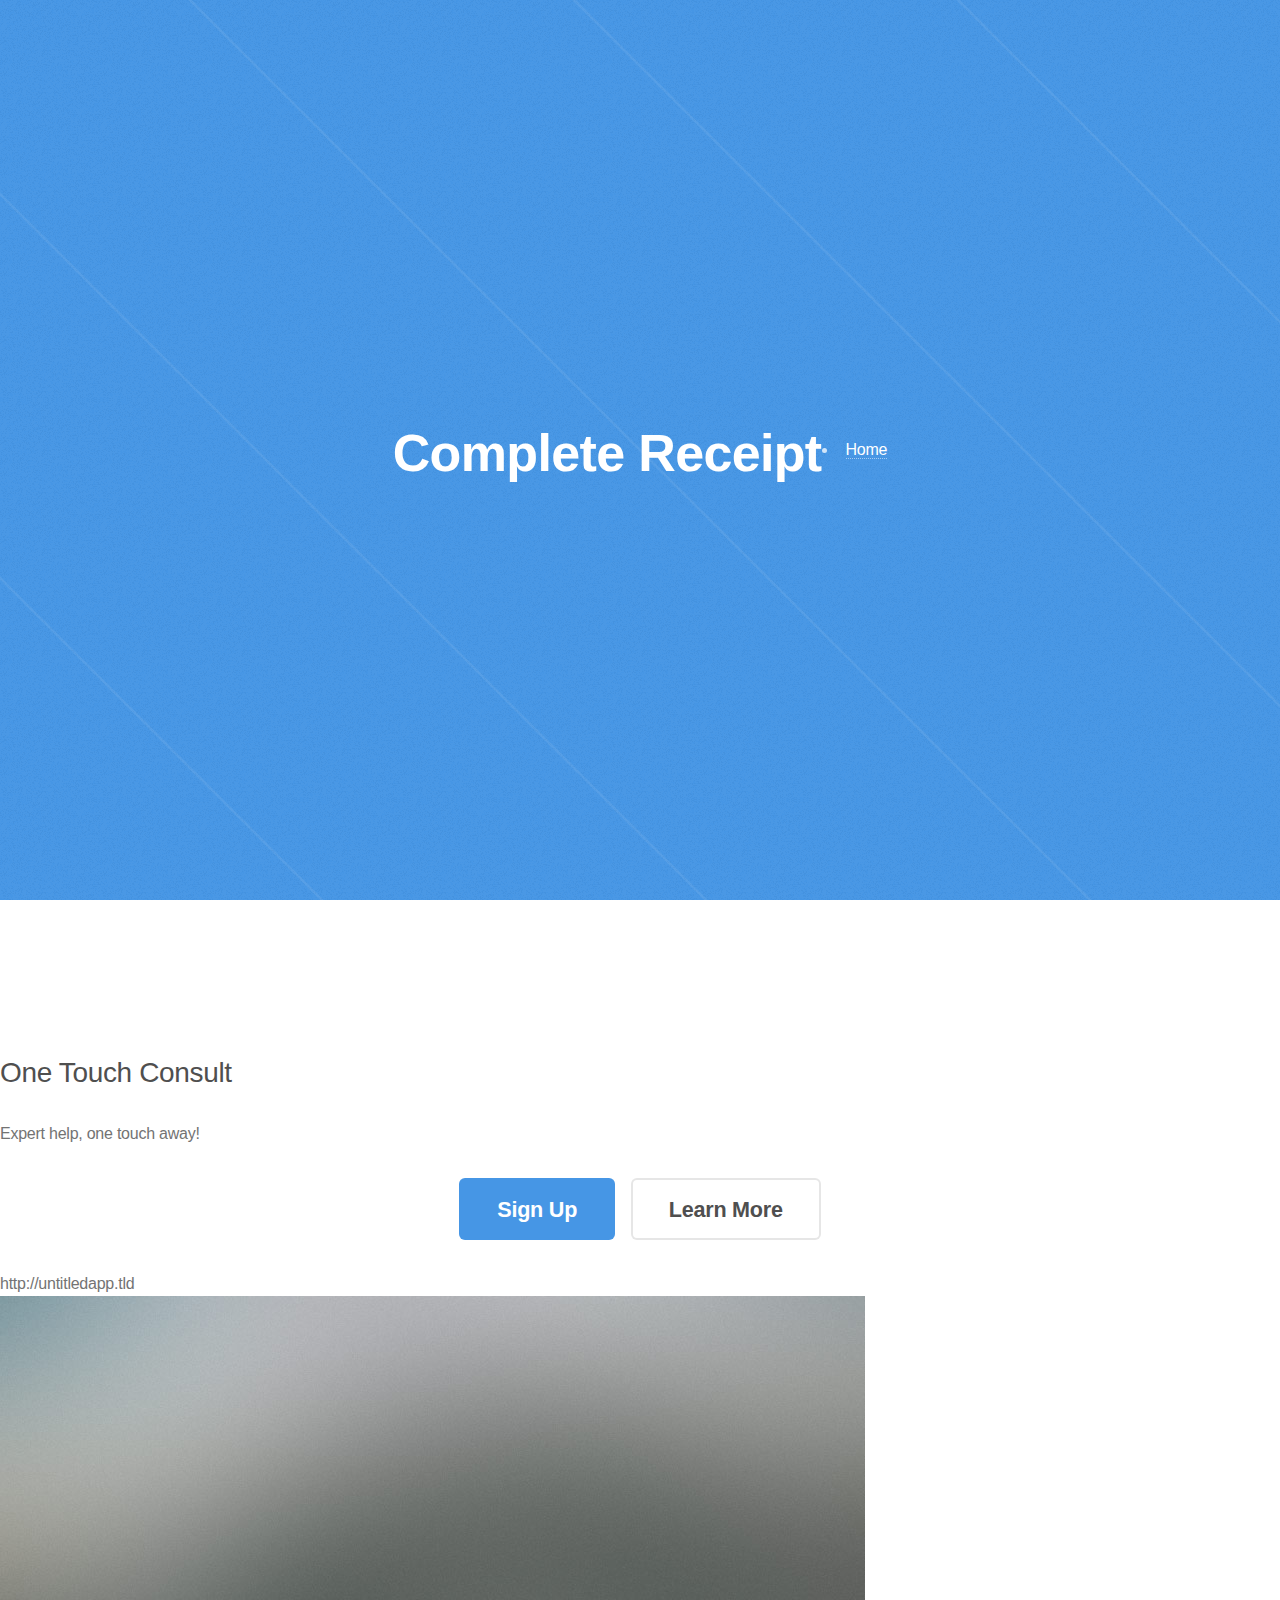
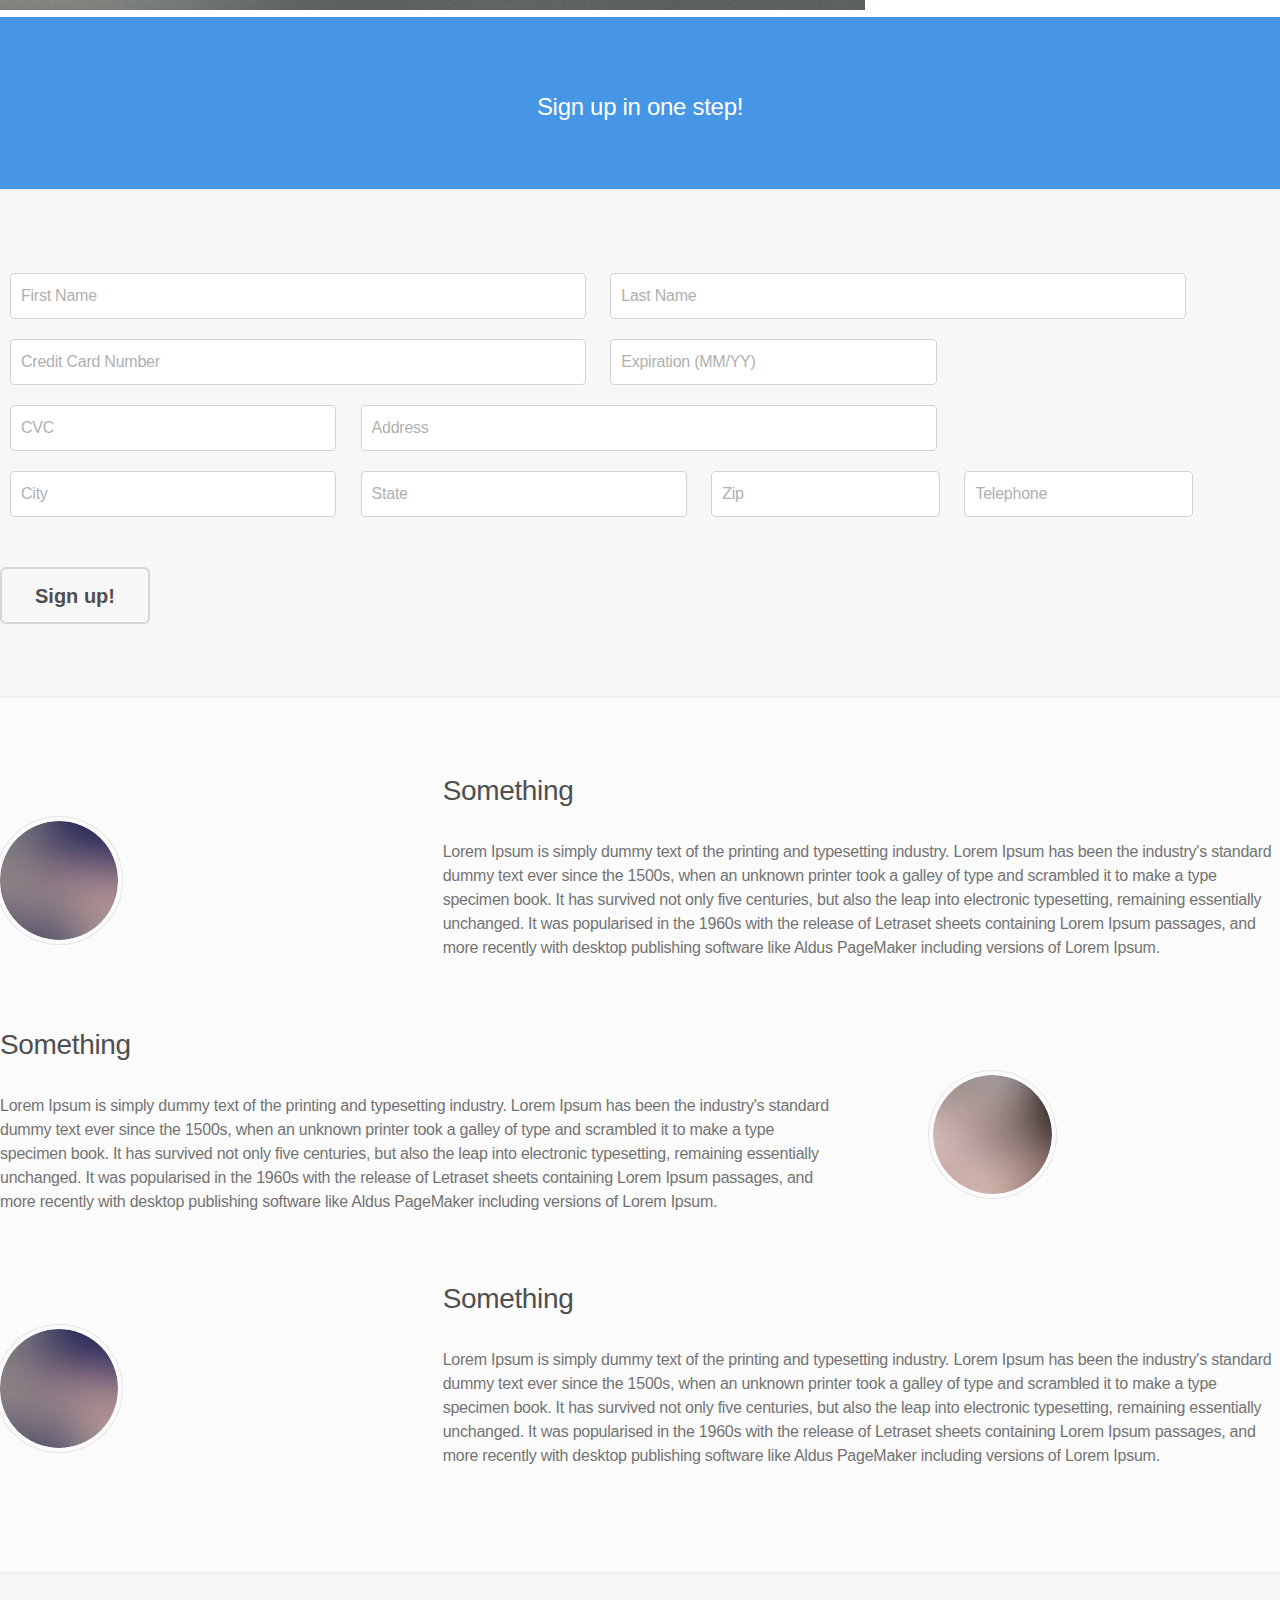
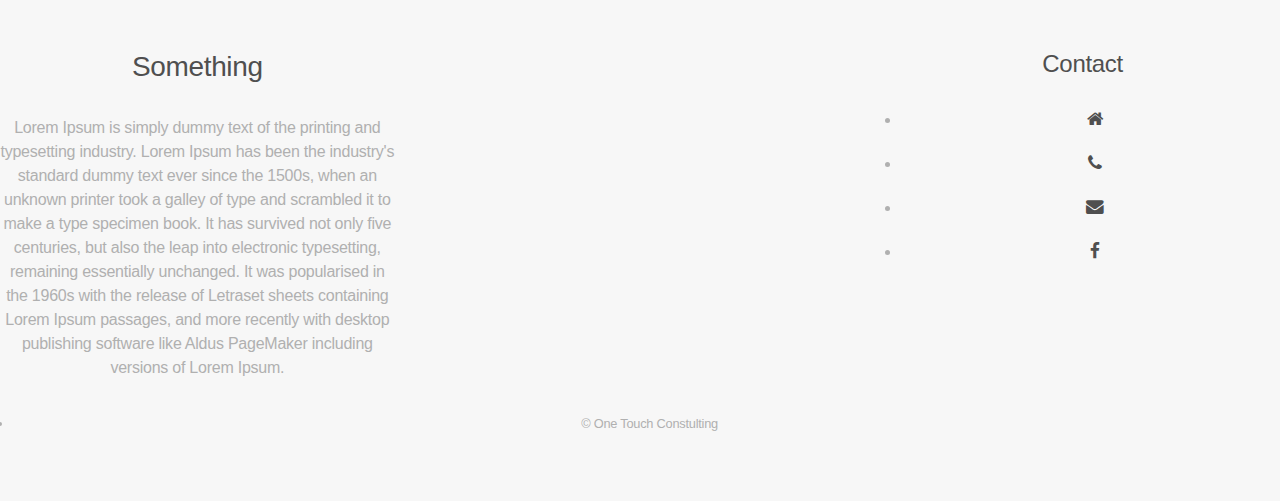
<file: index.old.html>
<!DOCTYPE HTML>
<html>
	<head>
		<title>One Touch Consulting</title>
		<meta charset="utf-8" />
		<meta name="viewport" content="width=device-width, initial-scale=1, user-scalable=no" />
		<link rel="stylesheet" href="assets/css/main.css?version=2" />
	</head>
	<body class="landing is-preload">

		<!-- Header -->
			<header id="header" class="alt">
				<!-- <h1><a id="logo" href="index.html"><img src="images/logo.png" /></a></h1> -->
				<h1><a id="logo" href="/">Complete Receipt</a></h1>
				<nav id="nav">
					<ul>
						<li><a href="index.html">Home</a></li>
					</ul>
				</nav>
			</header>

		<!-- Banner -->
			<section id="banner" style="padding-top: 9.5em;">
				<div class="inner">
					<h2>One Touch Consult</h2>
					<p>Expert help, one touch away!</p>
						<ul class="actions special">
							<li>
								<a href="#one" class="button primary large" style="cursor: pointer;">Sign Up</a>
							</li>
							<li>
								<a class="button large" style="cursor: pointer;">Learn More</a>
							</li>
						</ul>
					</div>
					<div class="browser-mockup">
						<div class="chrome">
							<span class="url">http://untitledapp.tld</span>
						</div>
						<img src="images/banner.jpg" alt="">
					</div>
				</section>

		<!-- One -->
			<section id="one" class="wrapper style1">
				<div class="container" style="text-align: center;">
					<div class="">
						<h3>Sign up in one step!</h3>
					</div>
				</div>
			</section>
		<!-- Three -->
			<section id="three" class="wrapper style3">
				<div class="container">
					<form class="signup-form" method="POST" action="/sign-up-user.php">
						<input class="signup-input signup-input--half" placeholder="First Name" name="first-name">
						<input class="signup-input signup-input--half" placeholder="Last Name" name="last-name">
						<input class="signup-input signup-input--half" placeholder="Credit Card Number" name="cc-num">
						<input class="signup-input signup-input--fourth" placeholder="Expiration (MM/YY)" name="cc-expiration">
						<input class="signup-input signup-input--fourth" placeholder="CVC" name="cc-cvc">
						<input class="signup-input signup-input--half" placeholder="Address" name="addr-address">
						<input class="signup-input signup-input--fourth" placeholder="City" name="addr-city">
						<input class="signup-input signup-input--fourth" placeholder="State" name="addr-state">
						<input class="signup-input signup-input--addr-zip" placeholder="Zip" name="addr-zip">
						<input class="signup-input signup-input--addr-telephone" placeholder="Telephone" name="addr-telephone">
						<br>
						<button class="signup-submit" type="submit" name="submit-button" >Sign up!</button>
					</form>
				</div>
			</section>

		<!-- Two -->
			<section id="two" class="wrapper style2">
				<div class="container">
					<section class="spotlight left">
						<div class="row gtr-200 aln-middle">
							<div class="col-4 col-12-medium">
								<span class="image fit"><img src="images/pic01.jpg" alt="" /></span>
							</div>
							<div class="col-8 col-12-medium">
								<h2>Something</h2>
								<p>Lorem Ipsum is simply dummy text of the printing and typesetting industry. Lorem Ipsum has been the industry's standard dummy text ever since the 1500s, when an unknown printer took a galley of type and scrambled it to make a type specimen book. It has survived not only five centuries, but also the leap into electronic typesetting, remaining essentially unchanged. It was popularised in the 1960s with the release of Letraset sheets containing Lorem Ipsum passages, and more recently with desktop publishing software like Aldus PageMaker including versions of Lorem Ipsum.</p>
							</div>
						</div>
					</section>
					<section class="spotlight right">
						<div class="row gtr-200 aln-middle">
							<div class="col-8 col-12-medium">
								<h2>Something</h2>
								<p>Lorem Ipsum is simply dummy text of the printing and typesetting industry. Lorem Ipsum has been the industry's standard dummy text ever since the 1500s, when an unknown printer took a galley of type and scrambled it to make a type specimen book. It has survived not only five centuries, but also the leap into electronic typesetting, remaining essentially unchanged. It was popularised in the 1960s with the release of Letraset sheets containing Lorem Ipsum passages, and more recently with desktop publishing software like Aldus PageMaker including versions of Lorem Ipsum.</p>
							</div>
							<div class="col-4 col-12-medium imp-medium">
								<span class="image fit"><img src="images/pic02.jpg" alt="" /></span>
							</div>
						</div>
					</section>
					<section class="spotlight left">
						<div class="row gtr-200 aln-middle">
							<div class="col-4 col-12-medium">
								<span class="image fit"><img src="images/pic01.jpg" alt="" /></span>
							</div>
							<div class="col-8 col-12-medium">
								<h2>Something</h2>
								<p>Lorem Ipsum is simply dummy text of the printing and typesetting industry. Lorem Ipsum has been the industry's standard dummy text ever since the 1500s, when an unknown printer took a galley of type and scrambled it to make a type specimen book. It has survived not only five centuries, but also the leap into electronic typesetting, remaining essentially unchanged. It was popularised in the 1960s with the release of Letraset sheets containing Lorem Ipsum passages, and more recently with desktop publishing software like Aldus PageMaker including versions of Lorem Ipsum.</p>
							</div>
						</div>
					</section>
				</div>
			</section>

		<!-- Footer -->
			<div id="footer">
				<div class="container">
					<div class="row gtr-200">
						<section class="col-4 col-12-medium about">
							<h2>Something</h2>
							<p>Lorem Ipsum is simply dummy text of the printing and typesetting industry. Lorem Ipsum has been the industry's standard dummy text ever since the 1500s, when an unknown printer took a galley of type and scrambled it to make a type specimen book. It has survived not only five centuries, but also the leap into electronic typesetting, remaining essentially unchanged. It was popularised in the 1960s with the release of Letraset sheets containing Lorem Ipsum passages, and more recently with desktop publishing software like Aldus PageMaker including versions of Lorem Ipsum.</p>
						</section>
						<section class="col-4 col-6-medium col-12-xsmall">
							
						</section>
						<section class="col-4 col-6-medium col-12-xsmall">
							<h3>Contact</h3>
							<ul class="labeled-icons">
								<li>
									<h4 class="icon fa-home"><span class="label">Address</span></h4>
									
								</li>
								<li>
									<h4 class="icon fa-phone"><span class="label">Phone</span></h4>
									
								</li>
								<li>
									<h4 class="icon fa-envelope"><span class="label">Email</span></h4>
									
								</li>
								<li>
									<h4 class="icon fa-facebook"><span class="label">Facebook</span></h4>
									
								</li>
							</ul>
						</section>
					</div>
				</div>
				<ul class="copyright">
					<li>&copy; One Touch Constulting</li>
				</ul>
			</div>

		<!-- Scripts -->
			<script src="assets/js/jquery.min.js"></script>
			<script src="assets/js/jquery.dropotron.min.js"></script>
			<script src="assets/js/jquery.scrollex.min.js"></script>
			<script src="assets/js/browser.min.js"></script>
			<script src="assets/js/breakpoints.min.js"></script>
			<script src="assets/js/util.js"></script>
			<script src="assets/js/main.js"></script>

	</body>
</html>
</file>
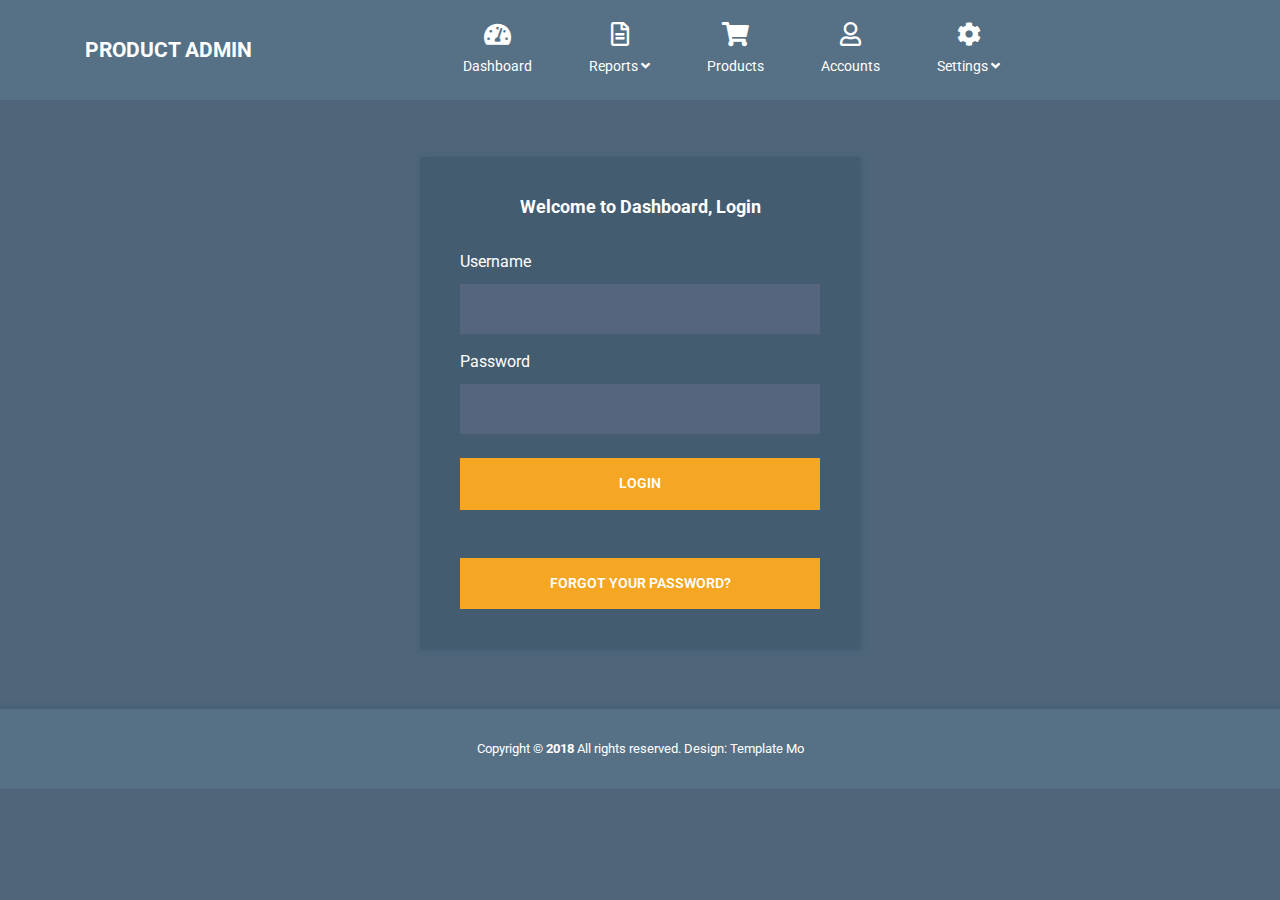
<file: login.html>
<!DOCTYPE html>
<html lang="en">
  <head>
    <meta charset="UTF-8" />
    <meta name="viewport" content="width=device-width, initial-scale=1.0" />
    <meta http-equiv="X-UA-Compatible" content="ie=edge" />
    <title>Login Page - Product Admin Template</title>
    <link
      rel="stylesheet"
      href="https://fonts.googleapis.com/css?family=Roboto:400,700"
    />
    <!-- https://fonts.google.com/specimen/Open+Sans -->
    <link rel="stylesheet" href="css/fontawesome.min.css" />
    <!-- https://fontawesome.com/ -->
    <link rel="stylesheet" href="css/bootstrap.min.css" />
    <!-- https://getbootstrap.com/ -->
    <link rel="stylesheet" href="css/templatemo-style.css">
    <!--
	Product Admin CSS Template
	https://templatemo.com/tm-524-product-admin
	-->
  </head>

  <body>
    <div>
      <nav class="navbar navbar-expand-xl">
        <div class="container h-100">
          <a class="navbar-brand" href="index.html">
            <h1 class="tm-site-title mb-0">Product Admin</h1>
          </a>
          <button
            class="navbar-toggler ml-auto mr-0"
            type="button"
            data-toggle="collapse"
            data-target="#navbarSupportedContent"
            aria-controls="navbarSupportedContent"
            aria-expanded="false"
            aria-label="Toggle navigation"
          >
            <i class="fas fa-bars tm-nav-icon"></i>
          </button>

          <div class="collapse navbar-collapse" id="navbarSupportedContent">
            <ul class="navbar-nav mx-auto h-100">
              <li class="nav-item">
                <a class="nav-link" href="index.html">
                  <i class="fas fa-tachometer-alt"></i> Dashboard
                  <span class="sr-only">(current)</span>
                </a>
              </li>
              <li class="nav-item dropdown">
                <a
                  class="nav-link dropdown-toggle"
                  href="#"
                  id="navbarDropdown"
                  role="button"
                  data-toggle="dropdown"
                  aria-haspopup="true"
                  aria-expanded="false"
                >
                  <i class="far fa-file-alt"></i>
                  <span> Reports <i class="fas fa-angle-down"></i> </span>
                </a>
                <div class="dropdown-menu" aria-labelledby="navbarDropdown">
                  <a class="dropdown-item" href="#">Daily Report</a>
                  <a class="dropdown-item" href="#">Weekly Report</a>
                  <a class="dropdown-item" href="#">Yearly Report</a>
                </div>
              </li>
              <li class="nav-item">
                <a class="nav-link" href="products.html">
                  <i class="fas fa-shopping-cart"></i> Products
                </a>
              </li>

              <li class="nav-item">
                <a class="nav-link" href="accounts.html">
                  <i class="far fa-user"></i> Accounts
                </a>
              </li>
              <li class="nav-item dropdown">
                <a
                  class="nav-link dropdown-toggle"
                  href="#"
                  id="navbarDropdown"
                  role="button"
                  data-toggle="dropdown"
                  aria-haspopup="true"
                  aria-expanded="false"
                >
                  <i class="fas fa-cog"></i>
                  <span> Settings <i class="fas fa-angle-down"></i> </span>
                </a>
                <div class="dropdown-menu" aria-labelledby="navbarDropdown">
                  <a class="dropdown-item" href="#">Profile</a>
                  <a class="dropdown-item" href="#">Billing</a>
                  <a class="dropdown-item" href="#">Customize</a>
                </div>
              </li>
            </ul>
          </div>
        </div>
      </nav>
    </div>

    <div class="container tm-mt-big tm-mb-big">
      <div class="row">
        <div class="col-12 mx-auto tm-login-col">
          <div class="tm-bg-primary-dark tm-block tm-block-h-auto">
            <div class="row">
              <div class="col-12 text-center">
                <h2 class="tm-block-title mb-4">Welcome to Dashboard, Login</h2>
              </div>
            </div>
            <div class="row mt-2">
              <div class="col-12">
                <form action="auth.php" method="post" class="tm-login-form">
                  <div class="form-group">
                    <label for="username">Username</label>
                    <input
                      name="username"
                      type="text"
                      class="form-control validate"
                      id="username"
                      value=""
                      required
                    />
                  </div>
                  <div class="form-group mt-3">
                    <label for="password">Password</label>
                    <input
                      name="password"
                      type="password"
                      class="form-control validate"
                      id="password"
                      value=""
                      required
                    />
                  </div>
                  <div class="form-group mt-4">
                    <button
                      type="submit"
                      class="btn btn-primary btn-block text-uppercase"
                    >
                      Login
                    </button>
                  </div>
                  <button class="mt-5 btn btn-primary btn-block text-uppercase">
                    Forgot your password?
                  </button>
                </form>
              </div>
            </div>
          </div>
        </div>
      </div>
    </div>
    <footer class="tm-footer row tm-mt-small">
      <div class="col-12 font-weight-light">
        <p class="text-center text-white mb-0 px-4 small">
          Copyright &copy; <b>2018</b> All rights reserved. 
          
          Design: <a rel="nofollow noopener" href="https://templatemo.com" class="tm-footer-link">Template Mo</a>
        </p>
      </div>
    </footer>
    <script src="js/jquery-3.3.1.min.js"></script>
    <!-- https://jquery.com/download/ -->
    <script src="js/bootstrap.min.js"></script>
    <!-- https://getbootstrap.com/ -->
  </body>
</html>
</file>
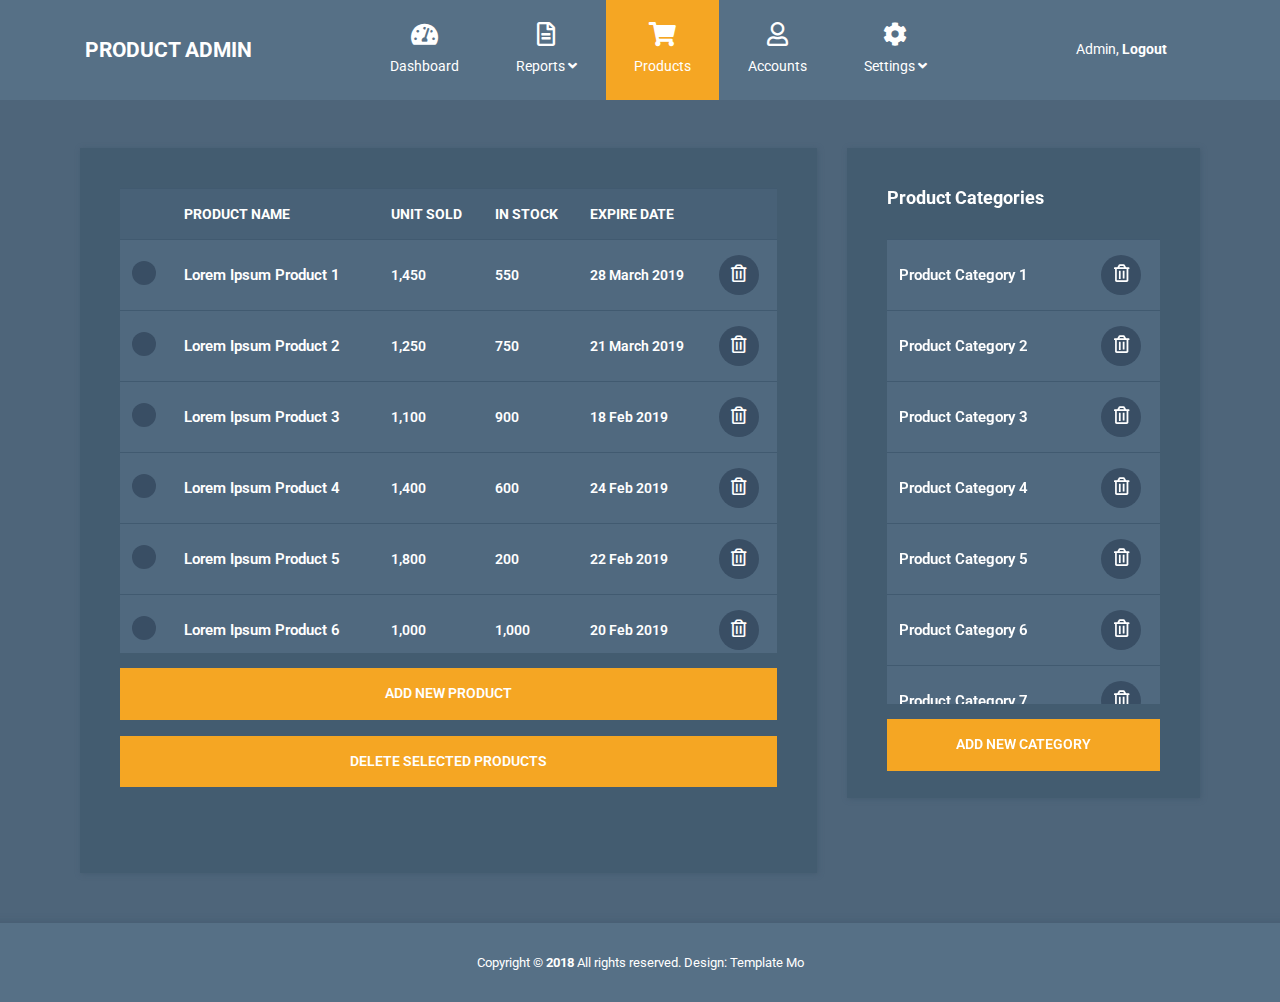
<file: products.html>
<!DOCTYPE html>
<html lang="en">
  <head>
    <meta charset="UTF-8" />
    <meta name="viewport" content="width=device-width, initial-scale=1.0" />
    <meta http-equiv="X-UA-Compatible" content="ie=edge" />
    <title>Product Page - Admin HTML Template</title>
    <link
      rel="stylesheet"
      href="https://fonts.googleapis.com/css?family=Roboto:400,700"
    />
    <!-- https://fonts.google.com/specimen/Roboto -->
    <link rel="stylesheet" href="css/fontawesome.min.css" />
    <!-- https://fontawesome.com/ -->
    <link rel="stylesheet" href="css/bootstrap.min.css" />
    <!-- https://getbootstrap.com/ -->
    <link rel="stylesheet" href="css/templatemo-style.css">
    <!--
	Product Admin CSS Template
	https://templatemo.com/tm-524-product-admin
	-->
  </head>

  <body id="reportsPage">
    <nav class="navbar navbar-expand-xl">
      <div class="container h-100">
        <a class="navbar-brand" href="index.html">
          <h1 class="tm-site-title mb-0">Product Admin</h1>
        </a>
        <button
          class="navbar-toggler ml-auto mr-0"
          type="button"
          data-toggle="collapse"
          data-target="#navbarSupportedContent"
          aria-controls="navbarSupportedContent"
          aria-expanded="false"
          aria-label="Toggle navigation"
        >
          <i class="fas fa-bars tm-nav-icon"></i>
        </button>

        <div class="collapse navbar-collapse" id="navbarSupportedContent">
          <ul class="navbar-nav mx-auto h-100">
            <li class="nav-item">
              <a class="nav-link" href="index.html">
                <i class="fas fa-tachometer-alt"></i> Dashboard
                <span class="sr-only">(current)</span>
              </a>
            </li>
            <li class="nav-item dropdown">
              <a
                class="nav-link dropdown-toggle"
                href="#"
                id="navbarDropdown"
                role="button"
                data-toggle="dropdown"
                aria-haspopup="true"
                aria-expanded="false">
                <i class="far fa-file-alt"></i>
                <span> Reports <i class="fas fa-angle-down"></i> </span>
              </a>
              <div class="dropdown-menu" aria-labelledby="navbarDropdown">
                <a class="dropdown-item" href="#">Daily Report</a>
                <a class="dropdown-item" href="#">Weekly Report</a>
                <a class="dropdown-item" href="#">Yearly Report</a>
              </div>
            </li>
            <li class="nav-item">
              <a class="nav-link active" href="products.html">
                <i class="fas fa-shopping-cart"></i> Products
              </a>
            </li>

            <li class="nav-item">
              <a class="nav-link" href="accounts.html">
                <i class="far fa-user"></i> Accounts
              </a>
            </li>
            <li class="nav-item dropdown">
              <a
                class="nav-link dropdown-toggle"
                href="#"
                id="navbarDropdown"
                role="button"
                data-toggle="dropdown"
                aria-haspopup="true"
                aria-expanded="false">
                <i class="fas fa-cog"></i>
                <span> Settings <i class="fas fa-angle-down"></i> </span>
              </a>
              <div class="dropdown-menu" aria-labelledby="navbarDropdown">
                <a class="dropdown-item" href="#">Profile</a>
                <a class="dropdown-item" href="#">Billing</a>
                <a class="dropdown-item" href="#">Customize</a>
              </div>
            </li>
          </ul>
          <ul class="navbar-nav">
            <li class="nav-item">
              <a class="nav-link d-block" href="login.html">
                Admin, <b>Logout</b>
              </a>
            </li>
          </ul>
        </div>
      </div>
    </nav>
    <div class="container mt-5">
      <div class="row tm-content-row">
        <div class="col-sm-12 col-md-12 col-lg-8 col-xl-8 tm-block-col">
          <div class="tm-bg-primary-dark tm-block tm-block-products">
            <div class="tm-product-table-container">
              <table class="table table-hover tm-table-small tm-product-table">
                <thead>
                  <tr>
                    <th scope="col">&nbsp;</th>
                    <th scope="col">PRODUCT NAME</th>
                    <th scope="col">UNIT SOLD</th>
                    <th scope="col">IN STOCK</th>
                    <th scope="col">EXPIRE DATE</th>
                    <th scope="col">&nbsp;</th>
                  </tr>
                </thead>
                <tbody>
                  <tr>
                    <th scope="row"><input type="checkbox" /></th>
                    <td class="tm-product-name">Lorem Ipsum Product 1</td>
                    <td>1,450</td>
                    <td>550</td>
                    <td>28 March 2019</td>
                    <td>
                      <a href="#" class="tm-product-delete-link">
                        <i class="far fa-trash-alt tm-product-delete-icon"></i>
                      </a>
                    </td>
                  </tr>
                  <tr>
                    <th scope="row"><input type="checkbox" /></th>
                    <td class="tm-product-name">Lorem Ipsum Product 2</td>
                    <td>1,250</td>
                    <td>750</td>
                    <td>21 March 2019</td>
                    <td>
                      <a href="#" class="tm-product-delete-link">
                        <i class="far fa-trash-alt tm-product-delete-icon"></i>
                      </a>
                    </td>
                  </tr>
                  <tr>
                    <th scope="row"><input type="checkbox" /></th>
                    <td class="tm-product-name">Lorem Ipsum Product 3</td>
                    <td>1,100</td>
                    <td>900</td>
                    <td>18 Feb 2019</td>
                    <td>
                      <a href="#" class="tm-product-delete-link">
                        <i class="far fa-trash-alt tm-product-delete-icon"></i>
                      </a>
                    </td>
                  </tr>
                  <tr>
                    <th scope="row"><input type="checkbox" /></th>
                    <td class="tm-product-name">Lorem Ipsum Product 4</td>
                    <td>1,400</td>
                    <td>600</td>
                    <td>24 Feb 2019</td>
                    <td>
                      <a href="#" class="tm-product-delete-link">
                        <i class="far fa-trash-alt tm-product-delete-icon"></i>
                      </a>
                    </td>
                  </tr>
                  <tr>
                    <th scope="row"><input type="checkbox" /></th>
                    <td class="tm-product-name">Lorem Ipsum Product 5</td>
                    <td>1,800</td>
                    <td>200</td>
                    <td>22 Feb 2019</td>
                    <td>
                      <a href="#" class="tm-product-delete-link">
                        <i class="far fa-trash-alt tm-product-delete-icon"></i>
                      </a>
                    </td>
                  </tr>
                  <tr>
                    <th scope="row"><input type="checkbox" /></th>
                    <td class="tm-product-name">Lorem Ipsum Product 6</td>
                    <td>1,000</td>
                    <td>1,000</td>
                    <td>20 Feb 2019</td>
                    <td>
                      <a href="#" class="tm-product-delete-link">
                        <i class="far fa-trash-alt tm-product-delete-icon"></i>
                      </a>
                    </td>
                  </tr>
                  <tr>
                    <th scope="row"><input type="checkbox" /></th>
                    <td class="tm-product-name">Lorem Ipsum Product 7</td>
                    <td>500</td>
                    <td>100</td>
                    <td>10 Feb 2019</td>
                    <td>
                      <a href="#" class="tm-product-delete-link">
                        <i class="far fa-trash-alt tm-product-delete-icon"></i>
                      </a>
                    </td>
                  </tr>
                  <tr>
                    <th scope="row"><input type="checkbox" /></th>
                    <td class="tm-product-name">Lorem Ipsum Product 8</td>
                    <td>1,000</td>
                    <td>600</td>
                    <td>08 Feb 2019</td>
                    <td>
                      <a href="#" class="tm-product-delete-link">
                        <i class="far fa-trash-alt tm-product-delete-icon"></i>
                      </a>
                    </td>
                  </tr>
                  <tr>
                    <th scope="row"><input type="checkbox" /></th>
                    <td class="tm-product-name">Lorem Ipsum Product 9</td>
                    <td>1,200</td>
                    <td>800</td>
                    <td>24 Jan 2019</td>
                    <td>
                      <a href="#" class="tm-product-delete-link">
                        <i class="far fa-trash-alt tm-product-delete-icon"></i>
                      </a>
                    </td>
                  </tr>
                  <tr>
                    <th scope="row"><input type="checkbox" /></th>
                    <td class="tm-product-name">Lorem Ipsum Product 10</td>
                    <td>1,600</td>
                    <td>400</td>
                    <td>22 Jan 2019</td>
                    <td>
                      <a href="#" class="tm-product-delete-link">
                        <i class="far fa-trash-alt tm-product-delete-icon"></i>
                      </a>
                    </td>
                  </tr>
                  <tr>
                    <th scope="row"><input type="checkbox" /></th>
                    <td class="tm-product-name">Lorem Ipsum Product 11</td>
                    <td>2,000</td>
                    <td>400</td>
                    <td>21 Jan 2019</td>
                    <td>
                      <a href="#" class="tm-product-delete-link">
                        <i class="far fa-trash-alt tm-product-delete-icon"></i>
                      </a>
                    </td>
                  </tr>
                </tbody>
              </table>
            </div>
            <!-- table container -->
            <a
              href="add-product.html"
              class="btn btn-primary btn-block text-uppercase mb-3">Add new product</a>
            <button class="btn btn-primary btn-block text-uppercase">
              Delete selected products
            </button>
          </div>
        </div>
        <div class="col-sm-12 col-md-12 col-lg-4 col-xl-4 tm-block-col">
          <div class="tm-bg-primary-dark tm-block tm-block-product-categories">
            <h2 class="tm-block-title">Product Categories</h2>
            <div class="tm-product-table-container">
              <table class="table tm-table-small tm-product-table">
                <tbody>
                  <tr>
                    <td class="tm-product-name">Product Category 1</td>
                    <td class="text-center">
                      <a href="#" class="tm-product-delete-link">
                        <i class="far fa-trash-alt tm-product-delete-icon"></i>
                      </a>
                    </td>
                  </tr>
                  <tr>
                    <td class="tm-product-name">Product Category 2</td>
                    <td class="text-center">
                      <a href="#" class="tm-product-delete-link">
                        <i class="far fa-trash-alt tm-product-delete-icon"></i>
                      </a>
                    </td>
                  </tr>
                  <tr>
                    <td class="tm-product-name">Product Category 3</td>
                    <td class="text-center">
                      <a href="#" class="tm-product-delete-link">
                        <i class="far fa-trash-alt tm-product-delete-icon"></i>
                      </a>
                    </td>
                  </tr>
                  <tr>
                    <td class="tm-product-name">Product Category 4</td>
                    <td class="text-center">
                      <a href="#" class="tm-product-delete-link">
                        <i class="far fa-trash-alt tm-product-delete-icon"></i>
                      </a>
                    </td>
                  </tr>
                  <tr>
                    <td class="tm-product-name">Product Category 5</td>
                    <td class="text-center">
                      <a href="#" class="tm-product-delete-link">
                        <i class="far fa-trash-alt tm-product-delete-icon"></i>
                      </a>
                    </td>
                  </tr>
                  <tr>
                    <td class="tm-product-name">Product Category 6</td>
                    <td class="text-center">
                      <a href="#" class="tm-product-delete-link">
                        <i class="far fa-trash-alt tm-product-delete-icon"></i>
                      </a>
                    </td>
                  </tr>
                  <tr>
                    <td class="tm-product-name">Product Category 7</td>
                    <td class="text-center">
                      <a href="#" class="tm-product-delete-link">
                        <i class="far fa-trash-alt tm-product-delete-icon"></i>
                      </a>
                    </td>
                  </tr>
                  <tr>
                    <td class="tm-product-name">Product Category 8</td>
                    <td class="text-center">
                      <a href="#" class="tm-product-delete-link">
                        <i class="far fa-trash-alt tm-product-delete-icon"></i>
                      </a>
                    </td>
                  </tr>
                  <tr>
                    <td class="tm-product-name">Product Category 9</td>
                    <td class="text-center">
                      <a href="#" class="tm-product-delete-link">
                        <i class="far fa-trash-alt tm-product-delete-icon"></i>
                      </a>
                    </td>
                  </tr>
                  <tr>
                    <td class="tm-product-name">Product Category 10</td>
                    <td class="text-center">
                      <a href="#" class="tm-product-delete-link">
                        <i class="far fa-trash-alt tm-product-delete-icon"></i>
                      </a>
                    </td>
                  </tr>
                  <tr>
                    <td class="tm-product-name">Product Category 11</td>
                    <td class="text-center">
                      <a href="#" class="tm-product-delete-link">
                        <i class="far fa-trash-alt tm-product-delete-icon"></i>
                      </a>
                    </td>
                  </tr>
                </tbody>
              </table>
            </div>
            <!-- table container -->
            <button class="btn btn-primary btn-block text-uppercase mb-3">
              Add new category
            </button>
          </div>
        </div>
      </div>
    </div>
    <footer class="tm-footer row tm-mt-small">
      <div class="col-12 font-weight-light">
        <p class="text-center text-white mb-0 px-4 small">
          Copyright &copy; <b>2018</b> All rights reserved. 
          
          Design: <a rel="nofollow noopener" href="https://templatemo.com" class="tm-footer-link">Template Mo</a>
        </p>
      </div>
    </footer>

    <script src="js/jquery-3.3.1.min.js"></script>
    <!-- https://jquery.com/download/ -->
    <script src="js/bootstrap.min.js"></script>
    <!-- https://getbootstrap.com/ -->
    <script>
      $(function() {
        $(".tm-product-name").on("click", function() {
          window.location.href = "edit-product.html";
        });
      });
    </script>
  </body>
</html>
</file>
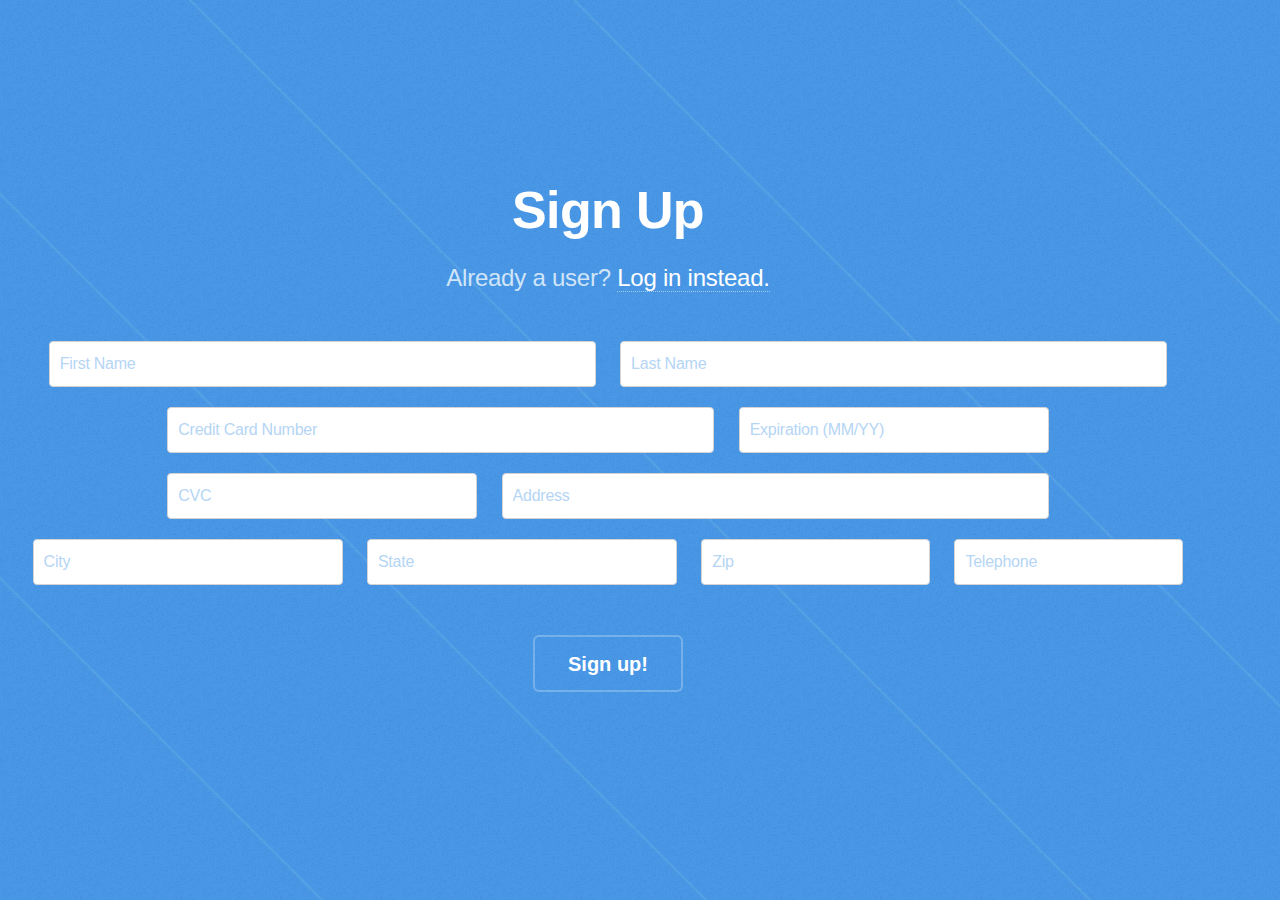
<file: signup.html>
<!DOCTYPE HTML>
<!--
	Fractal by HTML5 UP
	html5up.net | @ajlkn
	Free for personal and commercial use under the CCA 3.0 license (html5up.net/license)
-->
<html>
	<head>
		<title>Fractal by HTML5 UP</title>
		<meta charset="utf-8" />
		<meta name="viewport" content="width=device-width, initial-scale=1, user-scalable=no" />
		<link rel="stylesheet" href="assets/css/main.css" />
		<link rel="stylesheet" href="https://use.fontawesome.com/releases/v5.8.1/css/all.css" integrity="sha384-50oBUHEmvpQ+1lW4y57PTFmhCaXp0ML5d60M1M7uH2+nqUivzIebhndOJK28anvf" crossorigin="anonymous">
		<noscript><link rel="stylesheet" href="assets/css/noscript.css" /></noscript>
	</head>
	<body class="is-preload">

		<!-- Header -->
			<header id="header">
				<div class="content" style="text-align: center;">
					<h1><a href="#">Sign Up</a></h1>
					<p>Already a user? <a href="login.html">Log in instead.</a><br />
					<form class="signup-form" method="POST" action="/dashboard.php">
						<input class="signup-input signup-input--half" placeholder="First Name" name="first-name">
						<input class="signup-input signup-input--half" placeholder="Last Name" name="last-name">
						<input class="signup-input signup-input--half" placeholder="Credit Card Number" name="cc-num">
						<input class="signup-input signup-input--fourth" placeholder="Expiration (MM/YY)" name="cc-expiration">
						<input class="signup-input signup-input--fourth" placeholder="CVC" name="cc-cvc">
						<input class="signup-input signup-input--half" placeholder="Address" name="addr-address">
						<input class="signup-input signup-input--fourth" placeholder="City" name="addr-city">
						<input class="signup-input signup-input--fourth" placeholder="State" name="addr-state">
						<input class="signup-input signup-input--addr-zip" placeholder="Zip" name="addr-zip">
						<input class="signup-input signup-input--addr-telephone" placeholder="Telephone" name="addr-telephone">
						<br>
						<button class="signup-submit" type="submit" name="submit-button" >Sign up!</button>
					</form>
				</div>
				<!-- <div class="image phone"><div class="inner"><img src="images/michelle-spollen-35970-unsplash_cropped.jpg" alt="" /></div></div> -->
			</header>


		<!-- Scripts -->
			<script src="assets/js/jquery.min.js"></script>
			<script src="assets/js/jquery.scrolly.min.js"></script>
			<script src="assets/js/browser.min.js"></script>
			<script src="assets/js/breakpoints.min.js"></script>
			<script src="assets/js/util.js"></script>
			<script src="assets/js/main.js"></script>

	</body>
</html>
</file>
<file: assets/css/noscript.css>
/*
	Fractal by HTML5 UP
	html5up.net | @ajlkn
	Free for personal and commercial use under the CCA 3.0 license (html5up.net/license)
*/
/* Header */
body.is-preload #header .content {
  -moz-transform: none;
  -webkit-transform: none;
  -ms-transform: none;
  transform: none;
  opacity: 1; }
body.is-preload #header .image {
  -moz-transform: none;
  -webkit-transform: none;
  -ms-transform: none;
  transform: none;
  opacity: 1; }
  body.is-preload #header .image img {
    opacity: 1; }

/*# sourceMappingURL=noscript.css.map */
</file>
<file: css/templatemo-style.css>
/*

Product Admin CSS Template

https://templatemo.com/tm-524-product-admin

*/

html {
  font-size: 16px;
  overflow-x: hidden;
}
body {
  font-family: Roboto, Helvetica, Arial, sans-serif;
  background-color: #4e657a;
  overflow-x: hidden;
}
a {
  transition: all 0.3s ease;
}
a:focus,
a:hover {
  text-decoration: none;
}
button:focus {
  outline: 0;
}
.navbar-brand {
  display: flex;
  align-items: center;
}
.tm-site-icon {
  color: #656565;
}
.tm-site-title {
  display: inline-block;
  text-transform: uppercase;
  font-size: 1.3rem;
  font-weight: 700;
  color: #fff;
}
.navbar {
  height: 100px;
  background-color: #567086;
  padding: 0;
}
.navbar .container {
  position: relative;
}
.tm-logout-icon {
  font-size: 1.5em;
}
.tm-mt-big {
  margin-top: 57px;
}
.tm-mb-big {
  margin-bottom: 60px;
}
.tm-mt-small {
  margin-top: 20px;
}
.tm-block-col {
  margin-bottom: 30px;
}
.tm-block {
  padding: 40px;
  -webkit-box-shadow: 1px 1px 5px 0 #455c71;
  -moz-box-shadow: 1px 1px 5px 0 #455c71;
  box-shadow: 1px 1px 5px 0 #455c71;
  min-height: 350px;
  height: 100%;
  max-height: 450px;
}
.tm-block-avatar,
.tm-block-settings {
  max-height: none;
}
.tm-block-avatar {
  height: auto;
}
.tm-block-h-auto {
  min-height: 1px;
  max-height: none;
  height: auto;
}
.tm-block-scroll {
  overflow-y: scroll;
}
.tm-block-overflow {
  overflow: hidden;
}
.tm-block-title {
  font-size: 1.1rem;
  font-weight: 700;
  color: #fff;
  margin-bottom: 30px;
}
.nav-link {
  color: #fff;
  height: 100%;
  display: flex;
  align-items: center;
  justify-content: center;
  flex-direction: column;
  font-size: 90%;
}
.nav-link > i {
  margin-bottom: 10px;
  margin-right: 0;
  font-size: 1.5rem;
}
.dropdown-item,
.nav-link {
  padding: 15px 20px;
}
.dropdown-menu {
  font-size: 90%;
  color: #fff;
  background-color: #567086;
  border-radius: 0;
  padding-top: 10px;
  padding-bottom: 10px;
  min-width: auto;
}
.dropdown-item {
  color: #fff;
  padding: 15px 30px;
}
.navbar-nav .active > .nav-link,
.navbar-nav .nav-link.active {
  background-color: #f5a623;
  color: #fff;
}
.navbar-nav .nav-link.active i {
  color: #fff;
}
.dropdown-item:focus,
.dropdown-item:hover {
  background-color: #567086;
}
.navbar-nav a:hover,
.navbar-nav a:hover i {
  color: #f5a623;
}
.nav-item {
  text-align: center;
}
.nav-item:last-child {
  margin-right: 0;
}
.dropdown-toggle::after {
  display: none;
}
.dropdown-menu {
  margin-top: 0;
  border: 0;
}
.tm-content-row {
  justify-content: space-between;
  margin-left: -20px;
  margin-right: -20px;
}
.tm-col {
  padding-left: 20px;
  padding-right: 20px;
  margin-bottom: 50px;
}
.tm-col-big {
  width: 39%;
}
.tm-col-small {
  width: 21.95%;
}
.tm-gray-circle {
  width: 80px;
  height: 80px;
  background-color: #aaa;
  border-radius: 50%;
  margin-right: 15px;
}
.tm-notification-items {
  overflow-y: scroll;
  height: 90%;
}
.tm-notification-item {
  padding: 15px;
  background-color: #4e657a;
  color: #fff;
  font-size: 95%;
  margin-bottom: 15px;
}
.tm-notification-item:last-child {
  margin-bottom: 0;
}
.tm-notification-link {
  color: #f5a623;
}
.tm-text-color-secondary {
  color: #bdcbd8;
}
.tm-small {
  font-size: 90%;
}
.table {
  background-color: #50697f;
  color: #fff;
  font-size: 85%;
  margin-bottom: 0;
}
thead {
  background-color: #486177;
  color: #fff;
}
.table thead th {
  border-bottom: 0;
}
.tm-status-circle {
  display: inline-block;
  margin-right: 5px;
  vertical-align: middle;
  width: 5px;
  height: 5px;
  border-radius: 50%;
  margin-top: -3px;
}
.moving {
  background-color: #9be64d;
  box-shadow: 0 0 8px #9be64d, inset 0 0 8px #9be64d;
}
.pending {
  background-color: #efc54b;
  box-shadow: 0 0 8px #efc54b, inset 0 0 8px #efc54b;
}
.cancelled {
  background-color: #da534f;
  box-shadow: 0 0 8px #da534f, inset 0 0 8px #da534f;
}
.tm-avatar {
  width: 345px;
}
.tm-avatar-container {
  position: relative;
  cursor: pointer;
  display: flex;
  align-items: center;
  flex-direction: column;
}
.tm-avatar-delete-link {
  position: absolute;
  left: 50%;
  top: 50%;
  margin-left: -25px;
  margin-top: -25px;
  z-index: 1000;
  padding: 14px;
  border-radius: 50%;
  background-color: rgba(57, 78, 100, 0.7);
  display: inline-block;
  width: 50px;
  height: 50px;
  text-align: center;
  display: none;
  transition: all 0.2s ease;
}
.tm-avatar-container:hover .tm-avatar-delete-link {
  display: block;
}
.tm-col-avatar {
  max-width: 425px;
  width: 37%;
  padding-left: 15px;
  padding-right: 15px;
}
.tm-col-account-settings {
  max-width: 822px;
  width: 63%;
  padding-left: 15px;
  padding-right: 15px;
}
.form-control {
  background-color: #54657d;
  color: #fff;
  border: 0;
}
.form-control:focus {
  background-color: #60738e;
  color: #fff;
  border-color: transparent;
  box-shadow: 0 0 0 0.1rem rgb(180, 206, 233, 0.5);
}
.form-group label {
  color: #fff;
  margin-bottom: 10px;
}
.tm-hide-sm {
  display: block;
}
.tm-list-group {
  counter-reset: myOrderedListItemsCounter;
  padding-left: 0;
}
.tm-list-group > li {
  list-style-type: none;
  position: relative;
  cursor: pointer;
  transition: all 0.3s ease;
  padding: 8px;
}
.tm-list-group > li:hover {
  color: #0266c4;
}
.tm-list-group > li:before {
  counter-increment: myOrderedListItemsCounter;
  content: counter(myOrderedListItemsCounter) ".";
  margin-right: 0.5em;
}
.tm-list {
  padding-left: 30px;
}
.tm-list > li {
  margin-bottom: 20px;
}
.form-control {
  padding: 19px 18px;
  border-radius: 0;
  height: 50px;
}
.form-group {
  margin-bottom: 15px;
}
.btn {
  border-radius: 0;
  padding: 13px 28px;
  transition: all 0.2s ease;
  max-width: 100%;
}
.btn-small {
  padding: 10px 24px;
}
.btn-primary {
  color: #fff;
  background-color: #f5a623;
  border: 2px solid #f5a623;
  font-size: 90%;
  font-weight: 600;
}
.btn-primary:active,
.btn-primary:hover {
  color: #f5a623;
  background-color: transparent;
  border: 2px solid #f5a623;
}
.custom-file-input {
  cursor: pointer;
}
.custom-file-label {
  border-radius: 0;
}
.table td,
.table th {
  border-top: 1px solid #415a70;
  padding: 15px 25px;
  vertical-align: middle;
}
.tm-table-small td,
.tm-table-small th {
  padding-left: 12px;
  padding-right: 12px;
}
.table-hover tbody tr {
  transition: all 0.2s ease;
}
.table-hover tbody tr:hover {
  color: #a0c0de;
}
.tm-bg-primary-dark {
  background-color: #435c70;
}
.tm-bg-gray {
  background-color: rgba(0, 0, 0, 0.05);
}
.tm-table-mt {
  margin-top: 66px;
}
.page-item:first-child .page-link {
  border-top-left-radius: 0;
  border-bottom-left-radius: 0;
}
.page-item:last-child .page-link {
  border-top-right-radius: 0;
  border-bottom-right-radius: 0;
}
.page-link {
  padding: 12px 18px;
}
.page-link,
.page-link:hover {
  color: #000;
}
.page-item {
  margin-right: 18px;
}
.page-item:last-child {
  margin-right: 0;
}
.page-item.active .page-link {
  background-color: #e9ecef;
  border-color: #dee2e6;
  color: #000;
}
input[type="checkbox"] {
  cursor: pointer;
  -webkit-appearance: none;
  appearance: none;
  background-color: #394e64;
  background-position: center;
  border-radius: 50%;
  box-sizing: border-box;
  position: relative;
  box-sizing: content-box;
  width: 24px;
  height: 24px;
  transition: all 0.1s linear;
}
input[type="checkbox"]:checked {
  background: url(../img/check-mark.png) #394e64 center no-repeat;
}
input[type="checkbox"]:focus {
  outline: 0 none;
  box-shadow: none;
}
.tm-block-products {
  min-height: 725px;
}
.tm-block-product-categories {
  min-height: 650px;
}
.tm-product-table-container {
  max-height: 465px;
  margin-bottom: 15px;
  overflow-y: scroll;
}
.tm-product-table tr {
  font-weight: 600;
}
.tm-product-name {
  font-size: 0.95rem;
  font-weight: 600;
}
.tm-product-delete-icon {
  font-size: 1.1rem;
  color: #fff;
}
.tm-product-delete-link {
  padding: 10px;
  border-radius: 50%;
  background-color: #394e64;
  display: inline-block;
  width: 40px;
  height: 40px;
  text-align: center;
}
.tm-product-delete-link:hover .tm-product-delete-icon {
  color: #6d8ca6;
}
.custom-select {
  width: 100%;
  border: none;
  color: #acc6de;
  height: 50px;
  -webkit-appearance: none;
  -moz-appearance: none;
  -ms-appearance: none;
  -o-appearance: none;
  appearance: none;
  -webkit-border-radius: 0;
  -moz-border-radius: 0;
  -ms-border-radius: 0;
  -o-border-radius: 0;
  border-radius: 0;
  padding: 15px;
  background: url(../img/arrow-down.png) 98% no-repeat #50657b;
}
.custom-select:focus {
  outline: 0;
}
.tm-trash-icon {
  color: #6e6c6c;
  cursor: pointer;
}
.tm-trash-icon:hover {
  color: #9f1321;
}
.tm-footer {
  background-color: #567086;
  padding-top: 30px;
  padding-bottom: 30px;
  -webkit-box-shadow: 0 -3px 5px 0 rgba(69, 92, 113, 0.59);
  -moz-box-shadow: 0 -3px 5px 0 rgba(69, 92, 113, 0.59);
  box-shadow: 0 -3px 5px 0 rgba(69, 92, 113, 0.59);
}
.custom-select {
  height: 50px;
  border-radius: 0;
}
.tm-product-img-dummy {
  max-width: 100%;
  height: 240px;
  display: flex;
  align-items: center;
  justify-content: center;
  color: #fff;
  background: #aaa;
}
.tm-product-img-edit {
  max-width: 100%;
  position: relative;
}
.tm-product-img-edit i {
  display: none;
  position: absolute;
}
.tm-product-img-edit:hover i {
  display: block;
}
.tm-upload-icon {
  background: #455c71;
  width: 55px;
  height: 55px;
  border-radius: 50%;
  text-align: center;
  padding-top: 15px;
  font-size: 22px;
}
.tm-login-col {
  max-width: 470px;
}
.navbar-toggler {
  border-color: #708da8;
  box-shadow: rgba(255, 255, 255, 0.1) 0 1px 1px 2px;
  border-radius: 0;
  padding: 10px 15px;
  transition: all 0.2s ease;
}
.navbar-toggler:hover {
  border-color: #f5a623;
  color: #f5a623;
}
.tm-nav-icon {
  color: #fff;
}
.navbar-toggler:hover .tm-nav-icon {
  color: #f5a623;
}
::-webkit-scrollbar {
  width: 8px;
  height: 8px;
}
::-webkit-scrollbar-track {
  background: #394f62;
}
::-webkit-scrollbar-thumb {
  background: #6d8da6;
}
::-webkit-scrollbar-thumb:hover {
  background: #8ab5d6;
}

.tm-footer-link {
  color: white;
}

.tm-footer-link:hover,
.tm-footer-link:focus {
  color: #aacbea;
}

@media (min-width: 1200px) {
  .navbar-expand-xl .navbar-nav .nav-link {
    padding-left: 28px;
    padding-right: 28px;
  }
  .navbar-collapse {
    height: 100%;
  }
}
@media (min-width: 992px) {
  .navbar-expand-lg .navbar-nav .nav-link {
    padding: 15px 20px;
  }
}
@media (max-width: 1275px) and (min-width: 1200px) {
  .nav-item {
    margin-right: 15px;
  }
}
@media (max-width: 1350px) {
  .nav-item {
    margin-right: 1px;
  }
}
@media (max-width: 1199px) {
  .tm-col-big,
  .tm-col-small {
    width: 49.65%;
  }
  .navbar-collapse {
    padding: 0;
    box-shadow: rgba(255, 255, 255, 0.1) 0 1px 1px 1px;
    position: absolute;
    top: 72px;
    right: 20px;
    width: 200px;
    z-index: 1000;
  }
  .dropdown-menu {
    text-align: center;
  }
  .nav-link {
    color: #fff;
    background-color: #567086;
    padding: 15px;
    flex-direction: row;
  }
  .nav-link > i {
    font-size: 1rem;
    margin-right: 10px;
    margin-bottom: 0;
  }
  .nav-item {
    margin-right: 0;
  }
  .tm-block-taller {
    max-height: 520px;
  }
}
@media (max-width: 1199.98px) {
  .navbar-expand-xl > .container,
  .navbar-expand-xl > .container-fluid {
    padding-left: 15px;
    padding-right: 15px;
  }
  .navbar-collapse {
    right: 15px;
  }
}
@media (max-width: 991px) {
  .tm-col-big,
  .tm-col-small {
    width: 100%;
    min-height: 383px;
    height: auto;
  }
  .tm-block {
    padding: 30px;
  }
}
@media (max-width: 767px) {
  .tm-col-account-settings,
  .tm-col-avatar {
    width: 100%;
    max-width: 100%;
  }
  .tm-block-avatar {
    display: flex;
    flex-direction: column;
  }
  .tm-avatar {
    align-self: center;
  }
  .tm-hide-sm {
    display: none;
  }
}
@media (max-width: 633px) {
  .page-item {
    margin-top: 10px;
  }
  .custom-select {
    background-position: 96%;
  }
}
@media (max-width: 574px) {
  .navbar-collapse {
    top: 47px;
  }
  .navbar {
    height: 50px;
  }
  .tm-site-title {
    font-size: 1.4rem;
    margin-left: 7px;
  }
  .tm-site-icon {
    font-size: 2em;
  }
}
@media (max-width: 480px) {
  .tm-mt-big {
    margin-top: 45px;
  }
  .tm-mb-big {
    margin-bottom: 45px;
  }
  #barChart,
  #lineChart {
    max-height: 350px;
  }
}
</file>
<file: assets/css/main.css>
@import url(font-awesome.min.css);
/*
	Fractal by HTML5 UP
	html5up.net | @ajlkn
	Free for personal and commercial use under the CCA 3.0 license (html5up.net/license)
*/
html, body, div, span, applet, object,
iframe, h1, h2, h3, h4, h5, h6, p, blockquote,
pre, a, abbr, acronym, address, big, cite,
code, del, dfn, em, img, ins, kbd, q, s, samp,
small, strike, strong, sub, sup, tt, var, b,
u, i, center, dl, dt, dd, ol, ul, li, fieldset,
form, label, legend, table, caption, tbody,
tfoot, thead, tr, th, td, article, aside,
canvas, details, embed, figure, figcaption,
footer, header, hgroup, menu, nav, output, ruby,
section, summary, time, mark, audio, video {
  margin: 0;
  padding: 0;
  border: 0;
  font-size: 100%;
  font: inherit;
  vertical-align: baseline; }

article, aside, details, figcaption, figure,
footer, header, hgroup, menu, nav, section {
  display: block; }

body {
  line-height: 1; }

ol, ul {
  list-style: none; }

blockquote, q {
  quotes: none; }
  blockquote:before, blockquote:after, q:before, q:after {
    content: '';
    content: none; }

table {
  border-collapse: collapse;
  border-spacing: 0; }

body {
  -webkit-text-size-adjust: none; }

mark {
  background-color: transparent;
  color: inherit; }

input::-moz-focus-inner {
  border: 0;
  padding: 0; }

input, select, textarea {
  -moz-appearance: none;
  -webkit-appearance: none;
  -ms-appearance: none;
  appearance: none; }

/* Basic */
@-ms-viewport {
  width: device-width; }
body {
  -ms-overflow-style: scrollbar; }

@media screen and (max-width: 360px) {
  html, body {
    min-width: 320px; } }
html {
  box-sizing: border-box; }

*, *:before, *:after {
  box-sizing: inherit; }

body {
  background: #ffffff; }
  body.is-preload *, body.is-preload *:before, body.is-preload *:after {
    -moz-animation: none !important;
    -webkit-animation: none !important;
    -ms-animation: none !important;
    animation: none !important;
    -moz-transition: none !important;
    -webkit-transition: none !important;
    -ms-transition: none !important;
    transition: none !important; }

/* Type */
body {
  color: #737373; }

html, input, select, textarea {
  font-size: 16pt; }
  @media screen and (max-width: 1680px) {
    html, input, select, textarea {
      font-size: 13pt; } }
  @media screen and (max-width: 1280px) {
    html, input, select, textarea {
      font-size: 12pt; } }
  @media screen and (max-width: 360px) {
    html, input, select, textarea {
      font-size: 11pt; } }

body, input, select, textarea {
  font-family: Arial, Helvetica, sans-serif;
  font-weight: normal;
  line-height: 1.5em;
  letter-spacing: -0.015em; }

a {
  -moz-transition: color 0.2s ease-in-out, border-bottom-color 0.2s ease-in-out;
  -webkit-transition: color 0.2s ease-in-out, border-bottom-color 0.2s ease-in-out;
  -ms-transition: color 0.2s ease-in-out, border-bottom-color 0.2s ease-in-out;
  transition: color 0.2s ease-in-out, border-bottom-color 0.2s ease-in-out;
  text-decoration: none;
  border-bottom: dotted 1px; }
  a:hover {
    border-bottom-color: transparent !important; }

strong, b {
  font-weight: bold; }

em, i {
  font-style: italic; }

p {
  margin: 0 0 2em 0; }

h1, h2, h3, h4, h5, h6 {
  font-weight: normal;
  line-height: 1em;
  margin: 0 0 1em 0;
  letter-spacing: -0.0125em; }
  h1 a, h2 a, h3 a, h4 a, h5 a, h6 a {
    color: inherit;
    text-decoration: none;
    border-bottom: none; }
  @media screen and (max-width: 980px) {
    h1 br, h2 br, h3 br, h4 br, h5 br, h6 br {
      display: none; } }

h2 {
  font-size: 1.75em;
  line-height: 1.5em; }

h3 {
  font-size: 1.5em;
  line-height: 1.5em; }

h4 {
  font-size: 1.1em;
  line-height: 1.5em; }

h5 {
  font-size: 0.9em;
  line-height: 1.5em; }

h6 {
  font-size: 0.7em;
  line-height: 1.5em; }

@media screen and (max-width: 736px) {
  h2 {
    font-size: 1.25em; }

  h3 {
    font-size: 1.2em; }

  h4 {
    font-size: 1em; } }
sub {
  font-size: 0.8em;
  position: relative;
  top: 0.5em; }

sup {
  font-size: 0.8em;
  position: relative;
  top: -0.5em; }

blockquote {
  border-left-style: solid;
  border-left-width: 4px;
  font-style: italic;
  margin: 0 0 2em 0;
  padding: 0.5em 0 0.5em 2em; }

code {
  border-radius: 6px;
  border-style: solid;
  border-width: 1px;
  font-family: "Courier New", monospace;
  font-size: 0.9em;
  margin: 0 0.25em;
  padding: 0.25em 0.65em; }

pre {
  -webkit-overflow-scrolling: touch;
  font-family: "Courier New", monospace;
  font-size: 0.9em;
  margin: 0 0 2em 0; }
  pre code {
    display: block;
    line-height: 1.75em;
    padding: 1em 1.5em;
    overflow-x: auto; }

hr {
  border: 0;
  border-bottom-style: solid;
  border-bottom-width: 1px;
  margin: 2em 0; }
  hr.major {
    margin: 3em 0; }

.align-left {
  text-align: left; }

.align-center {
  text-align: center; }

.align-right {
  text-align: right; }

input, select, textarea {
  color: #737373; }

a {
  color: inherit;
  border-bottom-color: #d6d6d6; }
  a:hover {
    color: #4696e5; }

strong, b {
  color: #4f4f4f; }

h1, h2, h3, h4, h5, h6 {
  color: #4f4f4f; }

blockquote {
  border-left-color: #e6e6e6; }

code {
  background: rgba(144, 144, 144, 0.075);
  border-color: #e6e6e6; }

hr {
  border-bottom-color: #e6e6e6; }

/* Row */
.row {
  display: flex;
  flex-wrap: wrap;
  box-sizing: border-box;
  align-items: stretch; }
  .row > * {
    box-sizing: border-box; }
  .row.gtr-uniform > * > :last-child {
    margin-bottom: 0; }
  .row.aln-left {
    justify-content: flex-start; }
  .row.aln-center {
    justify-content: center; }
  .row.aln-right {
    justify-content: flex-end; }
  .row.aln-top {
    align-items: flex-start; }
  .row.aln-middle {
    align-items: center; }
  .row.aln-bottom {
    align-items: flex-end; }
  .row > .imp {
    order: -1; }
  .row > .col-1 {
    width: 8.3333333333%; }
  .row > .off-1 {
    margin-left: 8.3333333333%; }
  .row > .col-2 {
    width: 16.6666666667%; }
  .row > .off-2 {
    margin-left: 16.6666666667%; }
  .row > .col-3 {
    width: 25%; }
  .row > .off-3 {
    margin-left: 25%; }
  .row > .col-4 {
    width: 33.3333333333%; }
  .row > .off-4 {
    margin-left: 33.3333333333%; }
  .row > .col-5 {
    width: 41.6666666667%; }
  .row > .off-5 {
    margin-left: 41.6666666667%; }
  .row > .col-6 {
    width: 50%; }
  .row > .off-6 {
    margin-left: 50%; }
  .row > .col-7 {
    width: 58.3333333333%; }
  .row > .off-7 {
    margin-left: 58.3333333333%; }
  .row > .col-8 {
    width: 66.6666666667%; }
  .row > .off-8 {
    margin-left: 66.6666666667%; }
  .row > .col-9 {
    width: 75%; }
  .row > .off-9 {
    margin-left: 75%; }
  .row > .col-10 {
    width: 83.3333333333%; }
  .row > .off-10 {
    margin-left: 83.3333333333%; }
  .row > .col-11 {
    width: 91.6666666667%; }
  .row > .off-11 {
    margin-left: 91.6666666667%; }
  .row > .col-12 {
    width: 100%; }
  .row > .off-12 {
    margin-left: 100%; }
  .row.gtr-0 {
    margin-top: 0;
    margin-left: 0em; }
    .row.gtr-0 > * {
      padding: 0 0 0 0em; }
    .row.gtr-0.gtr-uniform {
      margin-top: 0em; }
      .row.gtr-0.gtr-uniform > * {
        padding-top: 0em; }
  .row.gtr-25 {
    margin-top: 0;
    margin-left: -0.375em; }
    .row.gtr-25 > * {
      padding: 0 0 0 0.375em; }
    .row.gtr-25.gtr-uniform {
      margin-top: -0.375em; }
      .row.gtr-25.gtr-uniform > * {
        padding-top: 0.375em; }
  .row.gtr-50 {
    margin-top: 0;
    margin-left: -0.75em; }
    .row.gtr-50 > * {
      padding: 0 0 0 0.75em; }
    .row.gtr-50.gtr-uniform {
      margin-top: -0.75em; }
      .row.gtr-50.gtr-uniform > * {
        padding-top: 0.75em; }
  .row {
    margin-top: 0;
    margin-left: -1.5em; }
    .row > * {
      padding: 0 0 0 1.5em; }
    .row.gtr-uniform {
      margin-top: -1.5em; }
      .row.gtr-uniform > * {
        padding-top: 1.5em; }
  .row.gtr-150 {
    margin-top: 0;
    margin-left: -2.25em; }
    .row.gtr-150 > * {
      padding: 0 0 0 2.25em; }
    .row.gtr-150.gtr-uniform {
      margin-top: -2.25em; }
      .row.gtr-150.gtr-uniform > * {
        padding-top: 2.25em; }
  .row.gtr-200 {
    margin-top: 0;
    margin-left: -3em; }
    .row.gtr-200 > * {
      padding: 0 0 0 3em; }
    .row.gtr-200.gtr-uniform {
      margin-top: -3em; }
      .row.gtr-200.gtr-uniform > * {
        padding-top: 3em; }
  @media screen and (max-width: 1680px) {
    .row {
      display: flex;
      flex-wrap: wrap;
      box-sizing: border-box;
      align-items: stretch; }
      .row > * {
        box-sizing: border-box; }
      .row.gtr-uniform > * > :last-child {
        margin-bottom: 0; }
      .row.aln-left {
        justify-content: flex-start; }
      .row.aln-center {
        justify-content: center; }
      .row.aln-right {
        justify-content: flex-end; }
      .row.aln-top {
        align-items: flex-start; }
      .row.aln-middle {
        align-items: center; }
      .row.aln-bottom {
        align-items: flex-end; }
      .row > .imp-xlarge {
        order: -1; }
      .row > .col-1-xlarge {
        width: 8.3333333333%; }
      .row > .off-1-xlarge {
        margin-left: 8.3333333333%; }
      .row > .col-2-xlarge {
        width: 16.6666666667%; }
      .row > .off-2-xlarge {
        margin-left: 16.6666666667%; }
      .row > .col-3-xlarge {
        width: 25%; }
      .row > .off-3-xlarge {
        margin-left: 25%; }
      .row > .col-4-xlarge {
        width: 33.3333333333%; }
      .row > .off-4-xlarge {
        margin-left: 33.3333333333%; }
      .row > .col-5-xlarge {
        width: 41.6666666667%; }
      .row > .off-5-xlarge {
        margin-left: 41.6666666667%; }
      .row > .col-6-xlarge {
        width: 50%; }
      .row > .off-6-xlarge {
        margin-left: 50%; }
      .row > .col-7-xlarge {
        width: 58.3333333333%; }
      .row > .off-7-xlarge {
        margin-left: 58.3333333333%; }
      .row > .col-8-xlarge {
        width: 66.6666666667%; }
      .row > .off-8-xlarge {
        margin-left: 66.6666666667%; }
      .row > .col-9-xlarge {
        width: 75%; }
      .row > .off-9-xlarge {
        margin-left: 75%; }
      .row > .col-10-xlarge {
        width: 83.3333333333%; }
      .row > .off-10-xlarge {
        margin-left: 83.3333333333%; }
      .row > .col-11-xlarge {
        width: 91.6666666667%; }
      .row > .off-11-xlarge {
        margin-left: 91.6666666667%; }
      .row > .col-12-xlarge {
        width: 100%; }
      .row > .off-12-xlarge {
        margin-left: 100%; }
      .row.gtr-0 {
        margin-top: 0;
        margin-left: 0em; }
        .row.gtr-0 > * {
          padding: 0 0 0 0em; }
        .row.gtr-0.gtr-uniform {
          margin-top: 0em; }
          .row.gtr-0.gtr-uniform > * {
            padding-top: 0em; }
      .row.gtr-25 {
        margin-top: 0;
        margin-left: -0.375em; }
        .row.gtr-25 > * {
          padding: 0 0 0 0.375em; }
        .row.gtr-25.gtr-uniform {
          margin-top: -0.375em; }
          .row.gtr-25.gtr-uniform > * {
            padding-top: 0.375em; }
      .row.gtr-50 {
        margin-top: 0;
        margin-left: -0.75em; }
        .row.gtr-50 > * {
          padding: 0 0 0 0.75em; }
        .row.gtr-50.gtr-uniform {
          margin-top: -0.75em; }
          .row.gtr-50.gtr-uniform > * {
            padding-top: 0.75em; }
      .row {
        margin-top: 0;
        margin-left: -1.5em; }
        .row > * {
          padding: 0 0 0 1.5em; }
        .row.gtr-uniform {
          margin-top: -1.5em; }
          .row.gtr-uniform > * {
            padding-top: 1.5em; }
      .row.gtr-150 {
        margin-top: 0;
        margin-left: -2.25em; }
        .row.gtr-150 > * {
          padding: 0 0 0 2.25em; }
        .row.gtr-150.gtr-uniform {
          margin-top: -2.25em; }
          .row.gtr-150.gtr-uniform > * {
            padding-top: 2.25em; }
      .row.gtr-200 {
        margin-top: 0;
        margin-left: -3em; }
        .row.gtr-200 > * {
          padding: 0 0 0 3em; }
        .row.gtr-200.gtr-uniform {
          margin-top: -3em; }
          .row.gtr-200.gtr-uniform > * {
            padding-top: 3em; } }
  @media screen and (max-width: 1280px) {
    .row {
      display: flex;
      flex-wrap: wrap;
      box-sizing: border-box;
      align-items: stretch; }
      .row > * {
        box-sizing: border-box; }
      .row.gtr-uniform > * > :last-child {
        margin-bottom: 0; }
      .row.aln-left {
        justify-content: flex-start; }
      .row.aln-center {
        justify-content: center; }
      .row.aln-right {
        justify-content: flex-end; }
      .row.aln-top {
        align-items: flex-start; }
      .row.aln-middle {
        align-items: center; }
      .row.aln-bottom {
        align-items: flex-end; }
      .row > .imp-large {
        order: -1; }
      .row > .col-1-large {
        width: 8.3333333333%; }
      .row > .off-1-large {
        margin-left: 8.3333333333%; }
      .row > .col-2-large {
        width: 16.6666666667%; }
      .row > .off-2-large {
        margin-left: 16.6666666667%; }
      .row > .col-3-large {
        width: 25%; }
      .row > .off-3-large {
        margin-left: 25%; }
      .row > .col-4-large {
        width: 33.3333333333%; }
      .row > .off-4-large {
        margin-left: 33.3333333333%; }
      .row > .col-5-large {
        width: 41.6666666667%; }
      .row > .off-5-large {
        margin-left: 41.6666666667%; }
      .row > .col-6-large {
        width: 50%; }
      .row > .off-6-large {
        margin-left: 50%; }
      .row > .col-7-large {
        width: 58.3333333333%; }
      .row > .off-7-large {
        margin-left: 58.3333333333%; }
      .row > .col-8-large {
        width: 66.6666666667%; }
      .row > .off-8-large {
        margin-left: 66.6666666667%; }
      .row > .col-9-large {
        width: 75%; }
      .row > .off-9-large {
        margin-left: 75%; }
      .row > .col-10-large {
        width: 83.3333333333%; }
      .row > .off-10-large {
        margin-left: 83.3333333333%; }
      .row > .col-11-large {
        width: 91.6666666667%; }
      .row > .off-11-large {
        margin-left: 91.6666666667%; }
      .row > .col-12-large {
        width: 100%; }
      .row > .off-12-large {
        margin-left: 100%; }
      .row.gtr-0 {
        margin-top: 0;
        margin-left: 0em; }
        .row.gtr-0 > * {
          padding: 0 0 0 0em; }
        .row.gtr-0.gtr-uniform {
          margin-top: 0em; }
          .row.gtr-0.gtr-uniform > * {
            padding-top: 0em; }
      .row.gtr-25 {
        margin-top: 0;
        margin-left: -0.375em; }
        .row.gtr-25 > * {
          padding: 0 0 0 0.375em; }
        .row.gtr-25.gtr-uniform {
          margin-top: -0.375em; }
          .row.gtr-25.gtr-uniform > * {
            padding-top: 0.375em; }
      .row.gtr-50 {
        margin-top: 0;
        margin-left: -0.75em; }
        .row.gtr-50 > * {
          padding: 0 0 0 0.75em; }
        .row.gtr-50.gtr-uniform {
          margin-top: -0.75em; }
          .row.gtr-50.gtr-uniform > * {
            padding-top: 0.75em; }
      .row {
        margin-top: 0;
        margin-left: -1.5em; }
        .row > * {
          padding: 0 0 0 1.5em; }
        .row.gtr-uniform {
          margin-top: -1.5em; }
          .row.gtr-uniform > * {
            padding-top: 1.5em; }
      .row.gtr-150 {
        margin-top: 0;
        margin-left: -2.25em; }
        .row.gtr-150 > * {
          padding: 0 0 0 2.25em; }
        .row.gtr-150.gtr-uniform {
          margin-top: -2.25em; }
          .row.gtr-150.gtr-uniform > * {
            padding-top: 2.25em; }
      .row.gtr-200 {
        margin-top: 0;
        margin-left: -3em; }
        .row.gtr-200 > * {
          padding: 0 0 0 3em; }
        .row.gtr-200.gtr-uniform {
          margin-top: -3em; }
          .row.gtr-200.gtr-uniform > * {
            padding-top: 3em; } }
  @media screen and (max-width: 980px) {
    .row {
      display: flex;
      flex-wrap: wrap;
      box-sizing: border-box;
      align-items: stretch; }
      .row > * {
        box-sizing: border-box; }
      .row.gtr-uniform > * > :last-child {
        margin-bottom: 0; }
      .row.aln-left {
        justify-content: flex-start; }
      .row.aln-center {
        justify-content: center; }
      .row.aln-right {
        justify-content: flex-end; }
      .row.aln-top {
        align-items: flex-start; }
      .row.aln-middle {
        align-items: center; }
      .row.aln-bottom {
        align-items: flex-end; }
      .row > .imp-medium {
        order: -1; }
      .row > .col-1-medium {
        width: 8.3333333333%; }
      .row > .off-1-medium {
        margin-left: 8.3333333333%; }
      .row > .col-2-medium {
        width: 16.6666666667%; }
      .row > .off-2-medium {
        margin-left: 16.6666666667%; }
      .row > .col-3-medium {
        width: 25%; }
      .row > .off-3-medium {
        margin-left: 25%; }
      .row > .col-4-medium {
        width: 33.3333333333%; }
      .row > .off-4-medium {
        margin-left: 33.3333333333%; }
      .row > .col-5-medium {
        width: 41.6666666667%; }
      .row > .off-5-medium {
        margin-left: 41.6666666667%; }
      .row > .col-6-medium {
        width: 50%; }
      .row > .off-6-medium {
        margin-left: 50%; }
      .row > .col-7-medium {
        width: 58.3333333333%; }
      .row > .off-7-medium {
        margin-left: 58.3333333333%; }
      .row > .col-8-medium {
        width: 66.6666666667%; }
      .row > .off-8-medium {
        margin-left: 66.6666666667%; }
      .row > .col-9-medium {
        width: 75%; }
      .row > .off-9-medium {
        margin-left: 75%; }
      .row > .col-10-medium {
        width: 83.3333333333%; }
      .row > .off-10-medium {
        margin-left: 83.3333333333%; }
      .row > .col-11-medium {
        width: 91.6666666667%; }
      .row > .off-11-medium {
        margin-left: 91.6666666667%; }
      .row > .col-12-medium {
        width: 100%; }
      .row > .off-12-medium {
        margin-left: 100%; }
      .row.gtr-0 {
        margin-top: 0;
        margin-left: 0em; }
        .row.gtr-0 > * {
          padding: 0 0 0 0em; }
        .row.gtr-0.gtr-uniform {
          margin-top: 0em; }
          .row.gtr-0.gtr-uniform > * {
            padding-top: 0em; }
      .row.gtr-25 {
        margin-top: 0;
        margin-left: -0.375em; }
        .row.gtr-25 > * {
          padding: 0 0 0 0.375em; }
        .row.gtr-25.gtr-uniform {
          margin-top: -0.375em; }
          .row.gtr-25.gtr-uniform > * {
            padding-top: 0.375em; }
      .row.gtr-50 {
        margin-top: 0;
        margin-left: -0.75em; }
        .row.gtr-50 > * {
          padding: 0 0 0 0.75em; }
        .row.gtr-50.gtr-uniform {
          margin-top: -0.75em; }
          .row.gtr-50.gtr-uniform > * {
            padding-top: 0.75em; }
      .row {
        margin-top: 0;
        margin-left: -1.5em; }
        .row > * {
          padding: 0 0 0 1.5em; }
        .row.gtr-uniform {
          margin-top: -1.5em; }
          .row.gtr-uniform > * {
            padding-top: 1.5em; }
      .row.gtr-150 {
        margin-top: 0;
        margin-left: -2.25em; }
        .row.gtr-150 > * {
          padding: 0 0 0 2.25em; }
        .row.gtr-150.gtr-uniform {
          margin-top: -2.25em; }
          .row.gtr-150.gtr-uniform > * {
            padding-top: 2.25em; }
      .row.gtr-200 {
        margin-top: 0;
        margin-left: -3em; }
        .row.gtr-200 > * {
          padding: 0 0 0 3em; }
        .row.gtr-200.gtr-uniform {
          margin-top: -3em; }
          .row.gtr-200.gtr-uniform > * {
            padding-top: 3em; } }
  @media screen and (max-width: 736px) {
    .row {
      display: flex;
      flex-wrap: wrap;
      box-sizing: border-box;
      align-items: stretch; }
      .row > * {
        box-sizing: border-box; }
      .row.gtr-uniform > * > :last-child {
        margin-bottom: 0; }
      .row.aln-left {
        justify-content: flex-start; }
      .row.aln-center {
        justify-content: center; }
      .row.aln-right {
        justify-content: flex-end; }
      .row.aln-top {
        align-items: flex-start; }
      .row.aln-middle {
        align-items: center; }
      .row.aln-bottom {
        align-items: flex-end; }
      .row > .imp-small {
        order: -1; }
      .row > .col-1-small {
        width: 8.3333333333%; }
      .row > .off-1-small {
        margin-left: 8.3333333333%; }
      .row > .col-2-small {
        width: 16.6666666667%; }
      .row > .off-2-small {
        margin-left: 16.6666666667%; }
      .row > .col-3-small {
        width: 25%; }
      .row > .off-3-small {
        margin-left: 25%; }
      .row > .col-4-small {
        width: 33.3333333333%; }
      .row > .off-4-small {
        margin-left: 33.3333333333%; }
      .row > .col-5-small {
        width: 41.6666666667%; }
      .row > .off-5-small {
        margin-left: 41.6666666667%; }
      .row > .col-6-small {
        width: 50%; }
      .row > .off-6-small {
        margin-left: 50%; }
      .row > .col-7-small {
        width: 58.3333333333%; }
      .row > .off-7-small {
        margin-left: 58.3333333333%; }
      .row > .col-8-small {
        width: 66.6666666667%; }
      .row > .off-8-small {
        margin-left: 66.6666666667%; }
      .row > .col-9-small {
        width: 75%; }
      .row > .off-9-small {
        margin-left: 75%; }
      .row > .col-10-small {
        width: 83.3333333333%; }
      .row > .off-10-small {
        margin-left: 83.3333333333%; }
      .row > .col-11-small {
        width: 91.6666666667%; }
      .row > .off-11-small {
        margin-left: 91.6666666667%; }
      .row > .col-12-small {
        width: 100%; }
      .row > .off-12-small {
        margin-left: 100%; }
      .row.gtr-0 {
        margin-top: 0;
        margin-left: 0em; }
        .row.gtr-0 > * {
          padding: 0 0 0 0em; }
        .row.gtr-0.gtr-uniform {
          margin-top: 0em; }
          .row.gtr-0.gtr-uniform > * {
            padding-top: 0em; }
      .row.gtr-25 {
        margin-top: 0;
        margin-left: -0.375em; }
        .row.gtr-25 > * {
          padding: 0 0 0 0.375em; }
        .row.gtr-25.gtr-uniform {
          margin-top: -0.375em; }
          .row.gtr-25.gtr-uniform > * {
            padding-top: 0.375em; }
      .row.gtr-50 {
        margin-top: 0;
        margin-left: -0.75em; }
        .row.gtr-50 > * {
          padding: 0 0 0 0.75em; }
        .row.gtr-50.gtr-uniform {
          margin-top: -0.75em; }
          .row.gtr-50.gtr-uniform > * {
            padding-top: 0.75em; }
      .row {
        margin-top: 0;
        margin-left: -1.5em; }
        .row > * {
          padding: 0 0 0 1.5em; }
        .row.gtr-uniform {
          margin-top: -1.5em; }
          .row.gtr-uniform > * {
            padding-top: 1.5em; }
      .row.gtr-150 {
        margin-top: 0;
        margin-left: -2.25em; }
        .row.gtr-150 > * {
          padding: 0 0 0 2.25em; }
        .row.gtr-150.gtr-uniform {
          margin-top: -2.25em; }
          .row.gtr-150.gtr-uniform > * {
            padding-top: 2.25em; }
      .row.gtr-200 {
        margin-top: 0;
        margin-left: -3em; }
        .row.gtr-200 > * {
          padding: 0 0 0 3em; }
        .row.gtr-200.gtr-uniform {
          margin-top: -3em; }
          .row.gtr-200.gtr-uniform > * {
            padding-top: 3em; } }
  @media screen and (max-width: 480px) {
    .row {
      display: flex;
      flex-wrap: wrap;
      box-sizing: border-box;
      align-items: stretch; }
      .row > * {
        box-sizing: border-box; }
      .row.gtr-uniform > * > :last-child {
        margin-bottom: 0; }
      .row.aln-left {
        justify-content: flex-start; }
      .row.aln-center {
        justify-content: center; }
      .row.aln-right {
        justify-content: flex-end; }
      .row.aln-top {
        align-items: flex-start; }
      .row.aln-middle {
        align-items: center; }
      .row.aln-bottom {
        align-items: flex-end; }
      .row > .imp-xsmall {
        order: -1; }
      .row > .col-1-xsmall {
        width: 8.3333333333%; }
      .row > .off-1-xsmall {
        margin-left: 8.3333333333%; }
      .row > .col-2-xsmall {
        width: 16.6666666667%; }
      .row > .off-2-xsmall {
        margin-left: 16.6666666667%; }
      .row > .col-3-xsmall {
        width: 25%; }
      .row > .off-3-xsmall {
        margin-left: 25%; }
      .row > .col-4-xsmall {
        width: 33.3333333333%; }
      .row > .off-4-xsmall {
        margin-left: 33.3333333333%; }
      .row > .col-5-xsmall {
        width: 41.6666666667%; }
      .row > .off-5-xsmall {
        margin-left: 41.6666666667%; }
      .row > .col-6-xsmall {
        width: 50%; }
      .row > .off-6-xsmall {
        margin-left: 50%; }
      .row > .col-7-xsmall {
        width: 58.3333333333%; }
      .row > .off-7-xsmall {
        margin-left: 58.3333333333%; }
      .row > .col-8-xsmall {
        width: 66.6666666667%; }
      .row > .off-8-xsmall {
        margin-left: 66.6666666667%; }
      .row > .col-9-xsmall {
        width: 75%; }
      .row > .off-9-xsmall {
        margin-left: 75%; }
      .row > .col-10-xsmall {
        width: 83.3333333333%; }
      .row > .off-10-xsmall {
        margin-left: 83.3333333333%; }
      .row > .col-11-xsmall {
        width: 91.6666666667%; }
      .row > .off-11-xsmall {
        margin-left: 91.6666666667%; }
      .row > .col-12-xsmall {
        width: 100%; }
      .row > .off-12-xsmall {
        margin-left: 100%; }
      .row.gtr-0 {
        margin-top: 0;
        margin-left: 0em; }
        .row.gtr-0 > * {
          padding: 0 0 0 0em; }
        .row.gtr-0.gtr-uniform {
          margin-top: 0em; }
          .row.gtr-0.gtr-uniform > * {
            padding-top: 0em; }
      .row.gtr-25 {
        margin-top: 0;
        margin-left: -0.375em; }
        .row.gtr-25 > * {
          padding: 0 0 0 0.375em; }
        .row.gtr-25.gtr-uniform {
          margin-top: -0.375em; }
          .row.gtr-25.gtr-uniform > * {
            padding-top: 0.375em; }
      .row.gtr-50 {
        margin-top: 0;
        margin-left: -0.75em; }
        .row.gtr-50 > * {
          padding: 0 0 0 0.75em; }
        .row.gtr-50.gtr-uniform {
          margin-top: -0.75em; }
          .row.gtr-50.gtr-uniform > * {
            padding-top: 0.75em; }
      .row {
        margin-top: 0;
        margin-left: -1.5em; }
        .row > * {
          padding: 0 0 0 1.5em; }
        .row.gtr-uniform {
          margin-top: -1.5em; }
          .row.gtr-uniform > * {
            padding-top: 1.5em; }
      .row.gtr-150 {
        margin-top: 0;
        margin-left: -2.25em; }
        .row.gtr-150 > * {
          padding: 0 0 0 2.25em; }
        .row.gtr-150.gtr-uniform {
          margin-top: -2.25em; }
          .row.gtr-150.gtr-uniform > * {
            padding-top: 2.25em; }
      .row.gtr-200 {
        margin-top: 0;
        margin-left: -3em; }
        .row.gtr-200 > * {
          padding: 0 0 0 3em; }
        .row.gtr-200.gtr-uniform {
          margin-top: -3em; }
          .row.gtr-200.gtr-uniform > * {
            padding-top: 3em; } }

/* Box */
.box {
  border-radius: 6px;
  border: solid 1px #e6e6e6;
  margin-bottom: 2em;
  padding: 1.5em; }
  .box > :last-child,
  .box > :last-child > :last-child,
  .box > :last-child > :last-child > :last-child {
    margin-bottom: 0; }
  .box.alt {
    border: 0;
    border-radius: 0;
    padding: 0; }

/* Button */
input[type="submit"],
input[type="reset"],
input[type="button"],
button,
.button {
  -moz-appearance: none;
  -webkit-appearance: none;
  -ms-appearance: none;
  appearance: none;
  -moz-transition: background-color 0.2s ease-in-out, color 0.2s ease-in-out;
  -webkit-transition: background-color 0.2s ease-in-out, color 0.2s ease-in-out;
  -ms-transition: background-color 0.2s ease-in-out, color 0.2s ease-in-out;
  transition: background-color 0.2s ease-in-out, color 0.2s ease-in-out;
  border-radius: 6px;
  border: 0;
  cursor: pointer;
  display: inline-block;
  font-weight: bold;
  height: 2.85em;
  line-height: 2.95em;
  padding: 0 1.75em;
  text-align: center;
  text-decoration: none;
  white-space: nowrap; }
  input[type="submit"].icon,
  input[type="reset"].icon,
  input[type="button"].icon,
  button.icon,
  .button.icon {
    padding-left: 1.35em; }
    input[type="submit"].icon:before,
    input[type="reset"].icon:before,
    input[type="button"].icon:before,
    button.icon:before,
    .button.icon:before {
      margin-right: 0.5em; }
  input[type="submit"].fit,
  input[type="reset"].fit,
  input[type="button"].fit,
  button.fit,
  .button.fit {
    width: 100%; }
  input[type="submit"].small,
  input[type="reset"].small,
  input[type="button"].small,
  button.small,
  .button.small {
    font-size: 0.8em; }
  input[type="submit"].large,
  input[type="reset"].large,
  input[type="button"].large,
  button.large,
  .button.large {
    font-size: 1.35em; }
  input[type="submit"].disabled, input[type="submit"]:disabled,
  input[type="reset"].disabled,
  input[type="reset"]:disabled,
  input[type="button"].disabled,
  input[type="button"]:disabled,
  button.disabled,
  button:disabled,
  .button.disabled,
  .button:disabled {
    pointer-events: none;
    cursor: default;
    opacity: 0.25; }
  @media screen and (max-width: 480px) {
    input[type="submit"].icon,
    input[type="reset"].icon,
    input[type="button"].icon,
    button.icon,
    .button.icon {
      padding: 0; } }
@media screen and (max-width: 480px) and (orientation: portrait) {
  input[type="submit"],
  input[type="reset"],
  input[type="button"],
  button,
  .button {
    padding: 0; } }

input[type="submit"],
input[type="reset"],
input[type="button"],
button,
.button {
  background-color: transparent;
  color: #4f4f4f !important;
  box-shadow: inset 0 0 0 2px #e6e6e6; }
  input[type="submit"]:hover,
  input[type="reset"]:hover,
  input[type="button"]:hover,
  button:hover,
  .button:hover {
    background-color: rgba(144, 144, 144, 0.075); }
  input[type="submit"]:active,
  input[type="reset"]:active,
  input[type="button"]:active,
  button:active,
  .button:active {
    background-color: rgba(144, 144, 144, 0.15); }
  input[type="submit"].primary,
  input[type="reset"].primary,
  input[type="button"].primary,
  button.primary,
  .button.primary {
    box-shadow: none;
    background-color: #4696e5;
    color: #ffffff !important; }
    input[type="submit"].primary:hover,
    input[type="reset"].primary:hover,
    input[type="button"].primary:hover,
    button.primary:hover,
    .button.primary:hover {
      background-color: #5ca3e8; }
    input[type="submit"].primary:active,
    input[type="reset"].primary:active,
    input[type="button"].primary:active,
    button.primary:active,
    .button.primary:active {
      background-color: #3089e2; }

/* Form */
form {
  margin: 0 0 2em 0; }

label {
  display: block;
  font-size: 0.9em;
  font-weight: bold;
  margin: 0 0 1em 0; }

input[type="text"],
input[type="password"],
input[type="email"],
select,
textarea {
  -moz-appearance: none;
  -webkit-appearance: none;
  -ms-appearance: none;
  appearance: none;
  border-radius: 6px;
  border: none;
  border-style: solid;
  border-width: 1px;
  color: inherit;
  display: block;
  outline: 0;
  padding: 0 1em;
  text-decoration: none;
  width: 100%; }
  input[type="text"]:invalid,
  input[type="password"]:invalid,
  input[type="email"]:invalid,
  select:invalid,
  textarea:invalid {
    box-shadow: none; }

select {
  background-image: url("data:image/svg+xml;charset=utf8,%3Csvg xmlns='http://www.w3.org/2000/svg' width='40' height='40' preserveAspectRatio='none' viewBox='0 0 40 40'%3E%3Cpath d='M9.4,12.3l10.4,10.4l10.4-10.4c0.2-0.2,0.5-0.4,0.9-0.4c0.3,0,0.6,0.1,0.9,0.4l3.3,3.3c0.2,0.2,0.4,0.5,0.4,0.9 c0,0.4-0.1,0.6-0.4,0.9L20.7,31.9c-0.2,0.2-0.5,0.4-0.9,0.4c-0.3,0-0.6-0.1-0.9-0.4L4.3,17.3c-0.2-0.2-0.4-0.5-0.4-0.9 c0-0.4,0.1-0.6,0.4-0.9l3.3-3.3c0.2-0.2,0.5-0.4,0.9-0.4S9.1,12.1,9.4,12.3z' fill='%23e6e6e6' /%3E%3C/svg%3E");
  background-size: 1.25rem;
  background-repeat: no-repeat;
  background-position: calc(100% - 1rem) center;
  height: 2.75em;
  padding-right: 2.75em;
  text-overflow: ellipsis; }
  select option {
    color: #4f4f4f;
    background: #ffffff; }
  select:focus::-ms-value {
    background-color: transparent; }
  select::-ms-expand {
    display: none; }

input[type="text"],
input[type="password"],
input[type="email"],
select {
  height: 2.75em; }

textarea {
  padding: 0.75em 1em; }

input[type="checkbox"],
input[type="radio"] {
  -moz-appearance: none;
  -webkit-appearance: none;
  -ms-appearance: none;
  appearance: none;
  display: block;
  float: left;
  margin-right: -2em;
  opacity: 0;
  width: 1em;
  z-index: -1; }
  input[type="checkbox"] + label,
  input[type="radio"] + label {
    text-decoration: none;
    cursor: pointer;
    display: inline-block;
    font-size: 1em;
    font-weight: normal;
    padding-left: 2.4em;
    padding-right: 0.75em;
    position: relative; }
    input[type="checkbox"] + label:before,
    input[type="radio"] + label:before {
      -moz-osx-font-smoothing: grayscale;
      -webkit-font-smoothing: antialiased;
      font-family: FontAwesome;
      font-style: normal;
      font-weight: normal;
      text-transform: none !important; }
    input[type="checkbox"] + label:before,
    input[type="radio"] + label:before {
      border-radius: 6px;
      border-style: solid;
      border-width: 1px;
      content: '';
      display: inline-block;
      height: 1.65em;
      left: 0;
      line-height: 1.58125em;
      position: absolute;
      text-align: center;
      top: 0;
      width: 1.65em; }
  input[type="checkbox"]:checked + label:before,
  input[type="radio"]:checked + label:before {
    content: '\f00c'; }

input[type="checkbox"] + label:before {
  border-radius: 6px; }

input[type="radio"] + label:before {
  border-radius: 100%; }

::-webkit-input-placeholder {
  opacity: 1.0; }

:-moz-placeholder {
  opacity: 1.0; }

::-moz-placeholder {
  opacity: 1.0; }

:-ms-input-placeholder {
  opacity: 1.0; }

.formerize-placeholder {
  opacity: 1.0; }

label {
  color: #4f4f4f; }

input[type="text"],
input[type="password"],
input[type="email"],
select,
textarea {
  color: inherit;
  background-color: rgba(144, 144, 144, 0.075);
  border-color: #e6e6e6; }
  input[type="text"]:focus,
  input[type="password"]:focus,
  input[type="email"]:focus,
  select:focus,
  textarea:focus {
    border-color: #4696e5;
    box-shadow: 0 0 0 1px #4696e5; }

.select-wrapper:before {
  color: #e6e6e6; }

input[type="checkbox"] + label,
input[type="radio"] + label {
  color: #737373; }
  input[type="checkbox"] + label:before,
  input[type="radio"] + label:before {
    background-color: rgba(144, 144, 144, 0.075);
    border-color: #e6e6e6; }
input[type="checkbox"]:checked + label:before,
input[type="radio"]:checked + label:before {
  background-color: #4696e5;
  border-color: #4696e5;
  color: #ffffff; }
input[type="checkbox"]:focus + label:before,
input[type="radio"]:focus + label:before {
  border-color: #4696e5;
  box-shadow: 0 0 0 1px #4696e5; }

::-webkit-input-placeholder {
  color: #e0e0e0 !important; }

:-moz-placeholder {
  color: #e0e0e0 !important; }

::-moz-placeholder {
  color: #e0e0e0 !important; }

:-ms-input-placeholder {
  color: #e0e0e0 !important; }

.formerize-placeholder {
  color: #e0e0e0 !important; }

/* Icon */
.icon {
  text-decoration: none;
  border-bottom: none;
  position: relative; }
  .icon:before {
    -moz-osx-font-smoothing: grayscale;
    -webkit-font-smoothing: antialiased;
    font-family: FontAwesome;
    font-style: normal;
    font-weight: normal;
    text-transform: none !important; }
  .icon > .label {
    display: none; }

.icon {
  color: #e0e0e0; }

/* Image */
.image {
  border-radius: 6px;
  border: 0;
  display: inline-block;
  position: relative;
  overflow: hidden; }
  .image img {
    border-radius: 6px;
    display: block; }
  .image.left, .image.right {
    max-width: 40%; }
    .image.left img, .image.right img {
      width: 100%; }
  .image.left {
    float: left;
    margin: 0 1.5em 1em 0;
    top: 0.25em; }
  .image.right {
    float: right;
    margin: 0 0 1em 1.5em;
    top: 0.25em; }
  .image.fit {
    display: block;
    margin: 0 0 2em 0;
    width: 100%; }
    .image.fit img {
      width: 100%; }
  .image.main {
    display: block;
    margin: 0 0 3em 0;
    width: 100%; }
    .image.main img {
      width: 100%; }
  .image.phone {
    box-shadow: none;
    border-radius: 0;
    margin: 0 0 3em 0;
    width: 13em; }
    .image.phone img {
      border-radius: 0;
      display: block;
      position: relative;
      width: 100%; }
    .image.phone .inner, .image.phone:before, .image.phone:after {
      display: block;
      border: solid 2px rgba(255, 255, 255, 0.25); }
    .image.phone .inner {
      position: relative; }
      .image.phone .inner:before, .image.phone .inner:after {
        content: '';
        position: absolute;
        left: 50%; }
      .image.phone .inner:before {
        top: -1.375em;
        margin-left: -1em;
        width: 2em;
        height: 0.25em;
        border-radius: 0.5em;
        background: rgba(255, 255, 255, 0.25); }
      .image.phone .inner:after {
        bottom: -2.75em;
        margin-left: -1em;
        width: 2em;
        height: 2em;
        border-radius: 100%;
        border: solid 2px rgba(255, 255, 255, 0.25); }
    .image.phone:before, .image.phone:after {
      content: ''; }
    .image.phone:before {
      height: 2.5em;
      border-radius: 1em 1em 0 0;
      border-bottom: 0; }
    .image.phone:after {
      height: 3.5em;
      border-radius: 0 0 1em 1em;
      border-top: 0; }

.image {
  box-shadow: 0 0 0 4px #ffffff, 0 0 0 5px #e6e6e6; }
  .image.phone {
    box-shadow: none; }
    .image.phone .inner, .image.phone:before, .image.phone:after {
      border-color: #e6e6e6; }
    .image.phone .inner:before {
      background: #e6e6e6; }
    .image.phone .inner:after {
      border-color: #e6e6e6; }

/* List */
ol {
  list-style: decimal;
  margin: 0 0 2em 0;
  padding-left: 1.25em; }
  ol li {
    padding-left: 0.25em; }

ul {
  list-style: disc;
  margin: 0 0 2em 0;
  padding-left: 1em; }
  ul li {
    padding-left: 0.5em; }
  ul.alt {
    list-style: none;
    padding-left: 0; }
    ul.alt li {
      border-top-style: solid;
      border-top-width: 1px;
      padding: 0.5em 0; }
      ul.alt li:first-child {
        border-top: 0;
        padding-top: 0; }

dl {
  margin: 0 0 2em 0; }
  dl dt {
    display: block;
    font-weight: bold;
    margin: 0 0 1em 0; }
  dl dd {
    margin-left: 2em; }

ul.alt > li {
  border-top-color: #e6e6e6; }

/* Actions */
ul.actions {
  display: -moz-flex;
  display: -webkit-flex;
  display: -ms-flex;
  display: flex;
  cursor: default;
  list-style: none;
  margin-left: -1em;
  padding-left: 0; }
  ul.actions li {
    padding: 0 0 0 1em;
    vertical-align: middle; }
  ul.actions.special {
    -moz-justify-content: center;
    -webkit-justify-content: center;
    -ms-justify-content: center;
    justify-content: center;
    width: 100%;
    margin-left: 0; }
    ul.actions.special li:first-child {
      padding-left: 0; }
  ul.actions.stacked {
    -moz-flex-direction: column;
    -webkit-flex-direction: column;
    -ms-flex-direction: column;
    flex-direction: column;
    margin-left: 0; }
    ul.actions.stacked li {
      padding: 1.3em 0 0 0; }
      ul.actions.stacked li:first-child {
        padding-top: 0; }
  ul.actions.fit {
    width: calc(100% + 1em); }
    ul.actions.fit li {
      -moz-flex-grow: 1;
      -webkit-flex-grow: 1;
      -ms-flex-grow: 1;
      flex-grow: 1;
      -moz-flex-shrink: 1;
      -webkit-flex-shrink: 1;
      -ms-flex-shrink: 1;
      flex-shrink: 1;
      width: 100%; }
      ul.actions.fit li > * {
        width: 100%; }
    ul.actions.fit.stacked {
      width: 100%; }
  @media screen and (max-width: 480px) {
    ul.actions:not(.fixed) {
      -moz-flex-direction: column;
      -webkit-flex-direction: column;
      -ms-flex-direction: column;
      flex-direction: column;
      margin-left: 0;
      width: 100% !important; }
      ul.actions:not(.fixed) li {
        -moz-flex-grow: 1;
        -webkit-flex-grow: 1;
        -ms-flex-grow: 1;
        flex-grow: 1;
        -moz-flex-shrink: 1;
        -webkit-flex-shrink: 1;
        -ms-flex-shrink: 1;
        flex-shrink: 1;
        padding: 1em 0 0 0;
        text-align: center;
        width: 100%; }
        ul.actions:not(.fixed) li > * {
          width: 100%; }
        ul.actions:not(.fixed) li:first-child {
          padding-top: 0; }
        ul.actions:not(.fixed) li input[type="submit"],
        ul.actions:not(.fixed) li input[type="reset"],
        ul.actions:not(.fixed) li input[type="button"],
        ul.actions:not(.fixed) li button,
        ul.actions:not(.fixed) li .button {
          width: 100%; }
          ul.actions:not(.fixed) li input[type="submit"].icon:before,
          ul.actions:not(.fixed) li input[type="reset"].icon:before,
          ul.actions:not(.fixed) li input[type="button"].icon:before,
          ul.actions:not(.fixed) li button.icon:before,
          ul.actions:not(.fixed) li .button.icon:before {
            margin-left: -0.5em; } }

/* Icons */
ul.icons {
  cursor: default;
  list-style: none;
  padding-left: 0; }
  ul.icons li {
    display: inline-block;
    padding: 0 1.5em 0 0; }
    ul.icons li:last-child {
      padding-right: 0 !important; }
    ul.icons li .icon:before {
      font-size: 1.75rem; }
  ul.icons.major li {
    padding: 0 2.5em 0 0; }
    ul.icons.major li .icon:before {
      font-size: 2.75rem; }
  @media screen and (max-width: 736px) {
    ul.icons.major li {
      padding: 0 1.25em 0 0; }
      ul.icons.major li .icon:before {
        font-size: 1.75rem; } }
  ul.icons.labeled li {
    margin: 1em 0;
    padding: 0 2em 0 0; }
    ul.icons.labeled li .icon:before {
      vertical-align: middle;
      font-size: 2.25rem;
      margin-right: 0.5em; }
    ul.icons.labeled li .icon .label {
      display: inline-block;
      vertical-align: middle;
      color: #737373; }
@media screen and (max-width: 736px) and (orientation: portrait) {
  ul.icons.labeled {
    text-align: left;
    margin-right: auto;
    margin-left: auto;
    display: inline-block;
    white-space: nowrap; }
    ul.icons.labeled li {
      display: block;
      padding: 0;
      margin: 1.5em 0 0 0; }
      ul.icons.labeled li .icon:before {
        width: 1.5em;
        display: block;
        float: left;
        margin-right: 0; }
      ul.icons.labeled li .icon:after {
        content: '';
        display: block;
        clear: both; }
      ul.icons.labeled li:first-child {
        margin-top: 0; } }

/* Section/Article */
section.special, article.special {
  text-align: center; }

header p {
  position: relative;
  margin: 0 0 1.5em 0; }
  @media screen and (max-width: 736px) {
    header p br {
      display: none; } }
header h2 + p {
  font-size: 1.25em;
  margin-top: -0.5em;
  line-height: 1.5em; }
header h3 + p {
  font-size: 1.1em;
  margin-top: -0.25em;
  line-height: 1.5em; }
header h4 + p,
header h5 + p,
header h6 + p {
  font-size: 0.9em;
  margin-top: -0.6em;
  line-height: 1.5em; }
header.major {
  margin: 0 0 2.5em 0;
  text-align: center; }
  header.major:after {
    content: '';
    border-bottom: solid 2px #e6e6e6;
    display: block;
    width: 4em;
    margin: 2em auto 0 auto; }
  @media screen and (max-width: 736px) {
    header.major {
      margin: 0 0 2em 0; }
      header.major p {
        font-size: 1em; } }

/* Spotlight */
.spotlight {
  display: -moz-flex;
  display: -webkit-flex;
  display: -ms-flex;
  display: flex;
  -moz-align-items: center;
  -webkit-align-items: center;
  -ms-align-items: center;
  align-items: center;
  margin: 0 0 2em 0; }
  .spotlight .image {
    width: 30%;
    border-radius: 100%;
    margin: 0 3em 0 0;
    display: block; }
    .spotlight .image img {
      display: block;
      border-radius: 100%;
      width: 100%; }
  .spotlight .content {
    width: 70%; }
    .spotlight .content > :last-child {
      margin-bottom: 0; }
  .spotlight:nth-child(2n) {
    -moz-flex-direction: row-reverse;
    -webkit-flex-direction: row-reverse;
    -ms-flex-direction: row-reverse;
    flex-direction: row-reverse; }
    .spotlight:nth-child(2n) .image {
      margin: 0 0 0 3em; }
    .spotlight:nth-child(2n) .content {
      text-align: right; }
@media screen and (max-width: 736px) and (orientation: landscape) {
  .spotlight .image {
    margin: 0 2em 0 0; }
  .spotlight:nth-child(2n) .image {
    margin: 0 0 0 2em; } }
@media screen and (max-width: 736px) and (orientation: portrait) {
  .spotlight {
    -moz-flex-direction: column !important;
    -webkit-flex-direction: column !important;
    -ms-flex-direction: column !important;
    flex-direction: column !important; }
    .spotlight .image {
      width: 100%;
      max-width: 60%;
      margin: 0 0 2em 0 !important; }
    .spotlight .content {
      width: 100%;
      text-align: center !important; } }

/* Table */
.table-wrapper {
  -webkit-overflow-scrolling: touch;
  overflow-x: auto; }

table {
  margin: 0 0 2em 0;
  width: 100%; }
  table tbody tr {
    border-style: solid;
    border-width: 1px;
    border-left: 0;
    border-right: 0; }
  table td {
    padding: 0.75em 0.75em; }
  table th {
    font-size: 0.9em;
    font-weight: bold;
    padding: 0 0.75em 0.75em 0.75em;
    text-align: left; }
  table thead {
    border-bottom-style: solid;
    border-bottom-width: 2px; }
  table tfoot {
    border-top-style: solid;
    border-top-width: 2px; }
  table.alt {
    border-collapse: separate; }
    table.alt tbody tr td {
      border-style: solid;
      border-width: 1px;
      border-left-width: 0;
      border-top-width: 0; }
      table.alt tbody tr td:first-child {
        border-left-width: 1px; }
    table.alt tbody tr:first-child td {
      border-top-width: 1px; }
    table.alt thead {
      border-bottom: 0; }
    table.alt tfoot {
      border-top: 0; }

table tbody tr {
  border-color: #e6e6e6; }
  table tbody tr:nth-child(2n + 1) {
    background-color: rgba(144, 144, 144, 0.075); }
table th {
  color: #4f4f4f; }
table thead {
  border-bottom-color: #e6e6e6; }
table tfoot {
  border-top-color: #e6e6e6; }
table.alt tbody tr td {
  border-color: #e6e6e6; }

/* Wrapper */
.wrapper {
  padding: 4.5em 0 2.5em 0 ;
  background-color: #ffffff;
  border-bottom: solid 2px #eeeeee; }
  .wrapper > .inner {
    margin-left: auto;
    margin-right: auto;
    width: 50em; }
    .wrapper > .inner.alt > * {
      border-top: solid 2px #eeeeee;
      margin-bottom: 0;
      margin-top: 3em;
      padding-top: 3em; }
      .wrapper > .inner.alt > *:first-child {
        border-top: 0;
        margin-top: 0;
        padding-top: 0; }
  .wrapper.style1 {
    background-color: #4696e5;
    color: #d1e5f9; }
    .wrapper.style1 input[type="submit"],
    .wrapper.style1 input[type="reset"],
    .wrapper.style1 input[type="button"],
    .wrapper.style1 button,
    .wrapper.style1 .button {
      background-color: transparent;
      color: #ffffff !important;
      box-shadow: inset 0 0 0 2px rgba(255, 255, 255, 0.25); }
      .wrapper.style1 input[type="submit"]:hover,
      .wrapper.style1 input[type="reset"]:hover,
      .wrapper.style1 input[type="button"]:hover,
      .wrapper.style1 button:hover,
      .wrapper.style1 .button:hover {
        background-color: rgba(255, 255, 255, 0.075); }
      .wrapper.style1 input[type="submit"]:active,
      .wrapper.style1 input[type="reset"]:active,
      .wrapper.style1 input[type="button"]:active,
      .wrapper.style1 button:active,
      .wrapper.style1 .button:active {
        background-color: rgba(255, 255, 255, 0.2); }
      .wrapper.style1 input[type="submit"].primary,
      .wrapper.style1 input[type="reset"].primary,
      .wrapper.style1 input[type="button"].primary,
      .wrapper.style1 button.primary,
      .wrapper.style1 .button.primary {
        box-shadow: none;
        background-color: #ffffff;
        color: #4696e5 !important; }
    .wrapper.style1 label {
      color: #ffffff; }
    .wrapper.style1 input[type="text"],
    .wrapper.style1 input[type="password"],
    .wrapper.style1 input[type="email"],
    .wrapper.style1 select,
    .wrapper.style1 textarea {
      color: inherit;
      background-color: rgba(255, 255, 255, 0.075);
      border-color: rgba(255, 255, 255, 0.25); }
      .wrapper.style1 input[type="text"]:focus,
      .wrapper.style1 input[type="password"]:focus,
      .wrapper.style1 input[type="email"]:focus,
      .wrapper.style1 select:focus,
      .wrapper.style1 textarea:focus {
        border-color: #ffffff;
        box-shadow: 0 0 0 1px #ffffff; }
    .wrapper.style1 .select-wrapper:before {
      color: rgba(255, 255, 255, 0.25); }
    .wrapper.style1 input[type="checkbox"] + label,
    .wrapper.style1 input[type="radio"] + label {
      color: #d1e5f9; }
      .wrapper.style1 input[type="checkbox"] + label:before,
      .wrapper.style1 input[type="radio"] + label:before {
        background-color: rgba(255, 255, 255, 0.075);
        border-color: rgba(255, 255, 255, 0.25); }
    .wrapper.style1 input[type="checkbox"]:checked + label:before,
    .wrapper.style1 input[type="radio"]:checked + label:before {
      background-color: #ffffff;
      border-color: #ffffff;
      color: #4696e5; }
    .wrapper.style1 input[type="checkbox"]:focus + label:before,
    .wrapper.style1 input[type="radio"]:focus + label:before {
      border-color: #ffffff;
      box-shadow: 0 0 0 1px #ffffff; }
    .wrapper.style1 ::-webkit-input-placeholder {
      color: #b5d5f5 !important; }
    .wrapper.style1 :-moz-placeholder {
      color: #b5d5f5 !important; }
    .wrapper.style1 ::-moz-placeholder {
      color: #b5d5f5 !important; }
    .wrapper.style1 :-ms-input-placeholder {
      color: #b5d5f5 !important; }
    .wrapper.style1 .formerize-placeholder {
      color: #b5d5f5 !important; }
    .wrapper.style1 .icon {
      color: #b5d5f5; }
    .wrapper.style1 .image {
      box-shadow: 0 0 0 4px #4696e5, 0 0 0 5px rgba(255, 255, 255, 0.25); }
      .wrapper.style1 .image.phone {
        box-shadow: none; }
        .wrapper.style1 .image.phone .inner, .wrapper.style1 .image.phone:before, .wrapper.style1 .image.phone:after {
          border-color: rgba(255, 255, 255, 0.25); }
        .wrapper.style1 .image.phone .inner:before {
          background: rgba(255, 255, 255, 0.25); }
        .wrapper.style1 .image.phone .inner:after {
          border-color: rgba(255, 255, 255, 0.25); }
    .wrapper.style1 ul.alt > li {
      border-top-color: rgba(255, 255, 255, 0.25); }
    .wrapper.style1 table tbody tr {
      border-color: rgba(255, 255, 255, 0.25); }
      .wrapper.style1 table tbody tr:nth-child(2n + 1) {
        background-color: rgba(255, 255, 255, 0.075); }
    .wrapper.style1 table th {
      color: #ffffff; }
    .wrapper.style1 table thead {
      border-bottom-color: rgba(255, 255, 255, 0.25); }
    .wrapper.style1 table tfoot {
      border-top-color: rgba(255, 255, 255, 0.25); }
    .wrapper.style1 table.alt tbody tr td {
      border-color: rgba(255, 255, 255, 0.25); }
    .wrapper.style1 input, .wrapper.style1 select, .wrapper.style1 textarea {
      color: #d1e5f9; }
    .wrapper.style1 a {
      color: inherit;
      border-bottom-color: rgba(255, 255, 255, 0.5);
      color: #ffffff; }
    .wrapper.style1 strong, .wrapper.style1 b {
      color: #ffffff; }
    .wrapper.style1 h1, .wrapper.style1 h2, .wrapper.style1 h3, .wrapper.style1 h4, .wrapper.style1 h5, .wrapper.style1 h6 {
      color: #ffffff; }
    .wrapper.style1 blockquote {
      border-left-color: rgba(255, 255, 255, 0.25); }
    .wrapper.style1 code {
      background: rgba(255, 255, 255, 0.075);
      border-color: rgba(255, 255, 255, 0.25); }
    .wrapper.style1 hr {
      border-bottom-color: rgba(255, 255, 255, 0.25); }
  .wrapper.style2 {
    background-color: #fbfbfb;
    color: #737373; }
    .wrapper.style2 input[type="submit"],
    .wrapper.style2 input[type="reset"],
    .wrapper.style2 input[type="button"],
    .wrapper.style2 button,
    .wrapper.style2 .button {
      background-color: transparent;
      color: #4f4f4f !important;
      box-shadow: inset 0 0 0 2px #e6e6e6; }
      .wrapper.style2 input[type="submit"]:hover,
      .wrapper.style2 input[type="reset"]:hover,
      .wrapper.style2 input[type="button"]:hover,
      .wrapper.style2 button:hover,
      .wrapper.style2 .button:hover {
        background-color: rgba(144, 144, 144, 0.075); }
      .wrapper.style2 input[type="submit"]:active,
      .wrapper.style2 input[type="reset"]:active,
      .wrapper.style2 input[type="button"]:active,
      .wrapper.style2 button:active,
      .wrapper.style2 .button:active {
        background-color: rgba(144, 144, 144, 0.15); }
      .wrapper.style2 input[type="submit"].primary,
      .wrapper.style2 input[type="reset"].primary,
      .wrapper.style2 input[type="button"].primary,
      .wrapper.style2 button.primary,
      .wrapper.style2 .button.primary {
        box-shadow: none;
        background-color: #4696e5;
        color: #ffffff !important; }
        .wrapper.style2 input[type="submit"].primary:hover,
        .wrapper.style2 input[type="reset"].primary:hover,
        .wrapper.style2 input[type="button"].primary:hover,
        .wrapper.style2 button.primary:hover,
        .wrapper.style2 .button.primary:hover {
          background-color: #5ca3e8; }
        .wrapper.style2 input[type="submit"].primary:active,
        .wrapper.style2 input[type="reset"].primary:active,
        .wrapper.style2 input[type="button"].primary:active,
        .wrapper.style2 button.primary:active,
        .wrapper.style2 .button.primary:active {
          background-color: #3089e2; }
    .wrapper.style2 label {
      color: #4f4f4f; }
    .wrapper.style2 input[type="text"],
    .wrapper.style2 input[type="password"],
    .wrapper.style2 input[type="email"],
    .wrapper.style2 select,
    .wrapper.style2 textarea {
      color: inherit;
      background-color: rgba(144, 144, 144, 0.075);
      border-color: #e6e6e6; }
      .wrapper.style2 input[type="text"]:focus,
      .wrapper.style2 input[type="password"]:focus,
      .wrapper.style2 input[type="email"]:focus,
      .wrapper.style2 select:focus,
      .wrapper.style2 textarea:focus {
        border-color: #4696e5;
        box-shadow: 0 0 0 1px #4696e5; }
    .wrapper.style2 .select-wrapper:before {
      color: #e6e6e6; }
    .wrapper.style2 input[type="checkbox"] + label,
    .wrapper.style2 input[type="radio"] + label {
      color: #737373; }
      .wrapper.style2 input[type="checkbox"] + label:before,
      .wrapper.style2 input[type="radio"] + label:before {
        background-color: rgba(144, 144, 144, 0.075);
        border-color: #e6e6e6; }
    .wrapper.style2 input[type="checkbox"]:checked + label:before,
    .wrapper.style2 input[type="radio"]:checked + label:before {
      background-color: #4696e5;
      border-color: #4696e5;
      color: #ffffff; }
    .wrapper.style2 input[type="checkbox"]:focus + label:before,
    .wrapper.style2 input[type="radio"]:focus + label:before {
      border-color: #4696e5;
      box-shadow: 0 0 0 1px #4696e5; }
    .wrapper.style2 ::-webkit-input-placeholder {
      color: #e0e0e0 !important; }
    .wrapper.style2 :-moz-placeholder {
      color: #e0e0e0 !important; }
    .wrapper.style2 ::-moz-placeholder {
      color: #e0e0e0 !important; }
    .wrapper.style2 :-ms-input-placeholder {
      color: #e0e0e0 !important; }
    .wrapper.style2 .formerize-placeholder {
      color: #e0e0e0 !important; }
    .wrapper.style2 .icon {
      color: #e0e0e0; }
    .wrapper.style2 .image {
      box-shadow: 0 0 0 4px #fbfbfb, 0 0 0 5px #e6e6e6; }
      .wrapper.style2 .image.phone {
        box-shadow: none; }
        .wrapper.style2 .image.phone .inner, .wrapper.style2 .image.phone:before, .wrapper.style2 .image.phone:after {
          border-color: #e6e6e6; }
        .wrapper.style2 .image.phone .inner:before {
          background: #e6e6e6; }
        .wrapper.style2 .image.phone .inner:after {
          border-color: #e6e6e6; }
    .wrapper.style2 ul.alt > li {
      border-top-color: #e6e6e6; }
    .wrapper.style2 table tbody tr {
      border-color: #e6e6e6; }
      .wrapper.style2 table tbody tr:nth-child(2n + 1) {
        background-color: rgba(144, 144, 144, 0.075); }
    .wrapper.style2 table th {
      color: #4f4f4f; }
    .wrapper.style2 table thead {
      border-bottom-color: #e6e6e6; }
    .wrapper.style2 table tfoot {
      border-top-color: #e6e6e6; }
    .wrapper.style2 table.alt tbody tr td {
      border-color: #e6e6e6; }
    .wrapper.style2 input, .wrapper.style2 select, .wrapper.style2 textarea {
      color: #737373; }
    .wrapper.style2 a {
      color: inherit;
      border-bottom-color: #d6d6d6; }
      .wrapper.style2 a:hover {
        color: #4696e5; }
    .wrapper.style2 strong, .wrapper.style2 b {
      color: #4f4f4f; }
    .wrapper.style2 h1, .wrapper.style2 h2, .wrapper.style2 h3, .wrapper.style2 h4, .wrapper.style2 h5, .wrapper.style2 h6 {
      color: #4f4f4f; }
    .wrapper.style2 blockquote {
      border-left-color: #e6e6e6; }
    .wrapper.style2 code {
      background: rgba(144, 144, 144, 0.075);
      border-color: #e6e6e6; }
    .wrapper.style2 hr {
      border-bottom-color: #e6e6e6; }
  .wrapper.style3 {
    background-color: #f7f7f7;
    color: #737373; }
    .wrapper.style3 input[type="submit"],
    .wrapper.style3 input[type="reset"],
    .wrapper.style3 input[type="button"],
    .wrapper.style3 button,
    .wrapper.style3 .button {
      background-color: transparent;
      color: #4f4f4f !important;
      box-shadow: inset 0 0 0 2px #d6d6d6; }
      .wrapper.style3 input[type="submit"]:hover,
      .wrapper.style3 input[type="reset"]:hover,
      .wrapper.style3 input[type="button"]:hover,
      .wrapper.style3 button:hover,
      .wrapper.style3 .button:hover {
        background-color: rgba(144, 144, 144, 0.075); }
      .wrapper.style3 input[type="submit"]:active,
      .wrapper.style3 input[type="reset"]:active,
      .wrapper.style3 input[type="button"]:active,
      .wrapper.style3 button:active,
      .wrapper.style3 .button:active {
        background-color: rgba(144, 144, 144, 0.15); }
      .wrapper.style3 input[type="submit"].primary,
      .wrapper.style3 input[type="reset"].primary,
      .wrapper.style3 input[type="button"].primary,
      .wrapper.style3 button.primary,
      .wrapper.style3 .button.primary {
        box-shadow: none;
        background-color: #4696e5;
        color: #ffffff !important; }
        .wrapper.style3 input[type="submit"].primary:hover,
        .wrapper.style3 input[type="reset"].primary:hover,
        .wrapper.style3 input[type="button"].primary:hover,
        .wrapper.style3 button.primary:hover,
        .wrapper.style3 .button.primary:hover {
          background-color: #5ca3e8; }
        .wrapper.style3 input[type="submit"].primary:active,
        .wrapper.style3 input[type="reset"].primary:active,
        .wrapper.style3 input[type="button"].primary:active,
        .wrapper.style3 button.primary:active,
        .wrapper.style3 .button.primary:active {
          background-color: #3089e2; }
    .wrapper.style3 label {
      color: #4f4f4f; }
    .wrapper.style3 input[type="text"],
    .wrapper.style3 input[type="password"],
    .wrapper.style3 input[type="email"],
    .wrapper.style3 select,
    .wrapper.style3 textarea {
      color: inherit;
      background-color: rgba(144, 144, 144, 0.075);
      border-color: #d6d6d6; }
      .wrapper.style3 input[type="text"]:focus,
      .wrapper.style3 input[type="password"]:focus,
      .wrapper.style3 input[type="email"]:focus,
      .wrapper.style3 select:focus,
      .wrapper.style3 textarea:focus {
        border-color: #4696e5;
        box-shadow: 0 0 0 1px #4696e5; }
    .wrapper.style3 .select-wrapper:before {
      color: #d6d6d6; }
    .wrapper.style3 input[type="checkbox"] + label,
    .wrapper.style3 input[type="radio"] + label {
      color: #737373; }
      .wrapper.style3 input[type="checkbox"] + label:before,
      .wrapper.style3 input[type="radio"] + label:before {
        background-color: rgba(144, 144, 144, 0.075);
        border-color: #d6d6d6; }
    .wrapper.style3 input[type="checkbox"]:checked + label:before,
    .wrapper.style3 input[type="radio"]:checked + label:before {
      background-color: #4696e5;
      border-color: #4696e5;
      color: #ffffff; }
    .wrapper.style3 input[type="checkbox"]:focus + label:before,
    .wrapper.style3 input[type="radio"]:focus + label:before {
      border-color: #4696e5;
      box-shadow: 0 0 0 1px #4696e5; }
    .wrapper.style3 ::-webkit-input-placeholder {
      color: #b0b0b0 !important; }
    .wrapper.style3 :-moz-placeholder {
      color: #b0b0b0 !important; }
    .wrapper.style3 ::-moz-placeholder {
      color: #b0b0b0 !important; }
    .wrapper.style3 :-ms-input-placeholder {
      color: #b0b0b0 !important; }
    .wrapper.style3 .formerize-placeholder {
      color: #b0b0b0 !important; }
    .wrapper.style3 .icon {
      color: #b0b0b0; }
    .wrapper.style3 .image {
      box-shadow: 0 0 0 4px #f7f7f7, 0 0 0 5px #d6d6d6; }
      .wrapper.style3 .image.phone {
        box-shadow: none; }
        .wrapper.style3 .image.phone .inner, .wrapper.style3 .image.phone:before, .wrapper.style3 .image.phone:after {
          border-color: #d6d6d6; }
        .wrapper.style3 .image.phone .inner:before {
          background: #d6d6d6; }
        .wrapper.style3 .image.phone .inner:after {
          border-color: #d6d6d6; }
    .wrapper.style3 ul.alt > li {
      border-top-color: #d6d6d6; }
    .wrapper.style3 table tbody tr {
      border-color: #d6d6d6; }
      .wrapper.style3 table tbody tr:nth-child(2n + 1) {
        background-color: rgba(144, 144, 144, 0.075); }
    .wrapper.style3 table th {
      color: #4f4f4f; }
    .wrapper.style3 table thead {
      border-bottom-color: #d6d6d6; }
    .wrapper.style3 table tfoot {
      border-top-color: #d6d6d6; }
    .wrapper.style3 table.alt tbody tr td {
      border-color: #d6d6d6; }
    .wrapper.style3 input, .wrapper.style3 select, .wrapper.style3 textarea {
      color: #737373; }
    .wrapper.style3 a {
      color: inherit;
      border-bottom-color: #c6c6c6; }
      .wrapper.style3 a:hover {
        color: #4696e5; }
    .wrapper.style3 strong, .wrapper.style3 b {
      color: #4f4f4f; }
    .wrapper.style3 h1, .wrapper.style3 h2, .wrapper.style3 h3, .wrapper.style3 h4, .wrapper.style3 h5, .wrapper.style3 h6 {
      color: #4f4f4f; }
    .wrapper.style3 blockquote {
      border-left-color: #d6d6d6; }
    .wrapper.style3 code {
      background: rgba(144, 144, 144, 0.075);
      border-color: #d6d6d6; }
    .wrapper.style3 hr {
      border-bottom-color: #d6d6d6; }
  @media screen and (max-width: 980px) {
    .wrapper {
      padding: 4em 4em 2em 4em ; }
      .wrapper > .inner {
        width: 100%; } }
@media screen and (max-width: 736px) and (orientation: landscape) {
  .wrapper {
    padding: 3em 3em 1em 3em ; } }
@media screen and (max-width: 736px) and (orientation: portrait) {
  .wrapper {
    padding: 3em 1.5em 1em 1.5em ; } }

@media screen and (max-width: 480px) and (orientation: landscape) {
  .wrapper {
    padding: 2em 1.5em 0.1em 1.5em ; } }
@media screen and (max-width: 480px) and (orientation: portrait) {
  .wrapper {
    padding: 2em 1em 0.1em 1em ; } }

/* Header */
#header {
  background-color: #4696e5;
  color: #d1e5f9;
  padding: 4.5em 0 2.5em 0 ;
  -moz-align-items: center;
  -webkit-align-items: center;
  -ms-align-items: center;
  align-items: center;
  display: -moz-flex;
  display: -webkit-flex;
  display: -ms-flex;
  display: flex;
  -moz-justify-content: center;
  -webkit-justify-content: center;
  -ms-justify-content: center;
  justify-content: center;
  background-image: url("images/overlay.png"), url("images/pattern-size1.svg");
  background-position: top left, center center;
  background-attachment: fixed, fixed;
  background-size: auto, cover;
  height: 100vh;
  min-height: 35em; }
  #header input[type="submit"],
  #header input[type="reset"],
  #header input[type="button"],
  #header button,
  #header .button {
    background-color: transparent;
    color: #ffffff !important;
    box-shadow: inset 0 0 0 2px rgba(255, 255, 255, 0.25); }
    #header input[type="submit"]:hover,
    #header input[type="reset"]:hover,
    #header input[type="button"]:hover,
    #header button:hover,
    #header .button:hover {
      background-color: rgba(255, 255, 255, 0.075); }
    #header input[type="submit"]:active,
    #header input[type="reset"]:active,
    #header input[type="button"]:active,
    #header button:active,
    #header .button:active {
      background-color: rgba(255, 255, 255, 0.2); }
    #header input[type="submit"].primary,
    #header input[type="reset"].primary,
    #header input[type="button"].primary,
    #header button.primary,
    #header .button.primary {
      box-shadow: none;
      background-color: #ffffff;
      color: #4696e5 !important; }
  #header label {
    color: #ffffff; }
  #header input[type="text"],
  #header input[type="password"],
  #header input[type="email"],
  #header select,
  #header textarea {
    color: inherit;
    background-color: rgba(255, 255, 255, 0.075);
    border-color: rgba(255, 255, 255, 0.25); }
    #header input[type="text"]:focus,
    #header input[type="password"]:focus,
    #header input[type="email"]:focus,
    #header select:focus,
    #header textarea:focus {
      border-color: #ffffff;
      box-shadow: 0 0 0 1px #ffffff; }
  #header .select-wrapper:before {
    color: rgba(255, 255, 255, 0.25); }
  #header input[type="checkbox"] + label,
  #header input[type="radio"] + label {
    color: #d1e5f9; }
    #header input[type="checkbox"] + label:before,
    #header input[type="radio"] + label:before {
      background-color: rgba(255, 255, 255, 0.075);
      border-color: rgba(255, 255, 255, 0.25); }
  #header input[type="checkbox"]:checked + label:before,
  #header input[type="radio"]:checked + label:before {
    background-color: #ffffff;
    border-color: #ffffff;
    color: #4696e5; }
  #header input[type="checkbox"]:focus + label:before,
  #header input[type="radio"]:focus + label:before {
    border-color: #ffffff;
    box-shadow: 0 0 0 1px #ffffff; }
  #header ::-webkit-input-placeholder {
    color: #b5d5f5 !important; }
  #header :-moz-placeholder {
    color: #b5d5f5 !important; }
  #header ::-moz-placeholder {
    color: #b5d5f5 !important; }
  #header :-ms-input-placeholder {
    color: #b5d5f5 !important; }
  #header .formerize-placeholder {
    color: #b5d5f5 !important; }
  #header .icon {
    color: #b5d5f5; }
  #header .image {
    box-shadow: 0 0 0 4px #4696e5, 0 0 0 5px rgba(255, 255, 255, 0.25); }
    #header .image.phone {
      box-shadow: none; }
      #header .image.phone .inner, #header .image.phone:before, #header .image.phone:after {
        border-color: rgba(255, 255, 255, 0.25); }
      #header .image.phone .inner:before {
        background: rgba(255, 255, 255, 0.25); }
      #header .image.phone .inner:after {
        border-color: rgba(255, 255, 255, 0.25); }
  #header ul.alt > li {
    border-top-color: rgba(255, 255, 255, 0.25); }
  #header table tbody tr {
    border-color: rgba(255, 255, 255, 0.25); }
    #header table tbody tr:nth-child(2n + 1) {
      background-color: rgba(255, 255, 255, 0.075); }
  #header table th {
    color: #ffffff; }
  #header table thead {
    border-bottom-color: rgba(255, 255, 255, 0.25); }
  #header table tfoot {
    border-top-color: rgba(255, 255, 255, 0.25); }
  #header table.alt tbody tr td {
    border-color: rgba(255, 255, 255, 0.25); }
  #header input, #header select, #header textarea {
    color: #d1e5f9; }
  #header a {
    color: inherit;
    border-bottom-color: rgba(255, 255, 255, 0.5);
    color: #ffffff; }
  #header strong, #header b {
    color: #ffffff; }
  #header h1, #header h2, #header h3, #header h4, #header h5, #header h6 {
    color: #ffffff; }
  #header blockquote {
    border-left-color: rgba(255, 255, 255, 0.25); }
  #header code {
    background: rgba(255, 255, 255, 0.075);
    border-color: rgba(255, 255, 255, 0.25); }
  #header hr {
    border-bottom-color: rgba(255, 255, 255, 0.25); }
  #header h1 {
    font-size: 3.25em;
    font-weight: bold;
    margin-bottom: 0.5em; }
  #header p {
    font-size: 1.5em;
    line-height: 1.35em; }
    #header p br {
      display: inline; }
  #header .content {
    -moz-transition: opacity 0.5s ease, -moz-transform 1s ease;
    -webkit-transition: opacity 0.5s ease, -webkit-transform 1s ease;
    -ms-transition: opacity 0.5s ease, -ms-transform 1s ease;
    transition: opacity 0.5s ease, transform 1s ease;
    -moz-transform: translateX(0);
    -webkit-transform: translateX(0);
    -ms-transform: translateX(0);
    transform: translateX(0);
    opacity: 1;
    text-align: right;
    margin: -3.5em 4em 0 0; }
    #header .content > :last-child {
      margin-bottom: 0; }
    #header .content .actions {
      -moz-justify-content: -moz-flex-end;
      -webkit-justify-content: -webkit-flex-end;
      -ms-justify-content: -ms-flex-end;
      justify-content: flex-end; }
  #header .image {
    -moz-transition: opacity 1s ease, -moz-transform 1s ease;
    -webkit-transition: opacity 1s ease, -webkit-transform 1s ease;
    -ms-transition: opacity 1s ease, -ms-transform 1s ease;
    transition: opacity 1s ease, transform 1s ease;
    -moz-transform: translateY(0);
    -webkit-transform: translateY(0);
    -ms-transform: translateY(0);
    transform: translateY(0);
    opacity: 1; }
    #header .image img {
      -moz-transition: opacity 0.75s ease;
      -webkit-transition: opacity 0.75s ease;
      -ms-transition: opacity 0.75s ease;
      transition: opacity 0.75s ease;
      -moz-transition-delay: 0.75s;
      -webkit-transition-delay: 0.75s;
      -ms-transition-delay: 0.75s;
      transition-delay: 0.75s;
      opacity: 1; }
  @media screen and (max-width: 1280px) {
    #header {
      background-image: url("images/overlay.png"), url("images/pattern-size2.svg"); } }
  @media screen and (max-width: 980px) {
    #header {
      height: auto;
      min-height: 0; }
      #header .content {
        margin: -2em 4em 0 0; }
        #header .content .actions {
          -moz-justify-content: center;
          -webkit-justify-content: center;
          -ms-justify-content: center;
          justify-content: center; } }
  @media screen and (max-width: 980px) and (orientation: portrait) {
    #header {
      padding: 6em 3em 4em 3em ;
      -moz-flex-direction: column-reverse;
      -webkit-flex-direction: column-reverse;
      -ms-flex-direction: column-reverse;
      flex-direction: column-reverse; }
      #header .content {
        display: block;
        width: 100%;
        text-align: center;
        margin: 0 0 2em 0; }
      #header .image {
        overflow: hidden; } }

  @media screen and (max-width: 736px) {
    #header {
      background-image: url("images/overlay.png"), url("images/pattern-size3.svg"); }
      #header h1 {
        font-size: 2em; }
      #header p {
        font-size: 1em;
        line-height: inherit; } }
  @media screen and (max-width: 736px) and (orientation: landscape) {
    #header {
      padding: 2em 2em 0.1em 2em ; }
      #header .content {
        margin: 0 2em 2em 0; }
      #header .image {
        font-size: 0.8em;
        width: 15em;
        max-width: 20vw; }
        #header .image .inner, #header .image:before, #header .image:after {
          font-size: 0.8em; } }
  @media screen and (max-width: 736px) and (orientation: portrait) {
    #header {
      padding: 3em 1.5em 1em 1.5em ; }
      #header .image {
        font-size: 0.6em;
        max-width: 60vw; } }

@media screen and (max-width: 480px) and (orientation: landscape) {
  #header {
    padding: 2em 1.5em 0.1em 1.5em ; }
    #header .image {
      font-size: 0.7em; }
    #header .actions {
      font-size: 0.8em; } }
@media screen and (max-width: 480px) and (orientation: portrait) {
  #header {
    padding: 2em 1em 0.1em 1em ; } }

  body.is-mobile #header {
    background-attachment: scroll, scroll; }
  body.is-preload #header .content {
    -moz-transform: translateX(2em);
    -webkit-transform: translateX(2em);
    -ms-transform: translateX(2em);
    transform: translateX(2em);
    opacity: 0; }
  body.is-preload #header .image {
    -moz-transform: translateY(4em);
    -webkit-transform: translateY(4em);
    -ms-transform: translateY(4em);
    transform: translateY(4em);
    opacity: 0; }
    body.is-preload #header .image img {
      opacity: 0; }
@media screen and (max-width: 980px) and (orientation: portrait) {
  body.is-preload #header .content {
    -moz-transform: none;
    -webkit-transform: none;
    -ms-transform: none;
    transform: none;
    opacity: 1; }
  body.is-preload #header .image {
    -moz-transform: translateY(2em);
    -webkit-transform: translateY(2em);
    -ms-transform: translateY(2em);
    transform: translateY(2em); } }

/* Main */
#main {
  padding: 4em 0 2em 0 ; }
  @media screen and (max-width: 736px) {
    #main {
      padding: 3em 0 1em 0 ; } }

/* Footer */
#footer {
  background-color: #f7f7f7;
  color: #737373;
  padding: 4.5em 0 2.5em 0 ;
  color: #b0b0b0;
  text-align: center; }
  #footer input, #footer select, #footer textarea {
    color: #737373; }
  #footer a {
    color: inherit;
    border-bottom-color: #c6c6c6; }
    #footer a:hover {
      color: #4696e5; }
  #footer strong, #footer b {
    color: #4f4f4f; }
  #footer h1, #footer h2, #footer h3, #footer h4, #footer h5, #footer h6 {
    color: #4f4f4f; }
  #footer blockquote {
    border-left-color: #d6d6d6; }
  #footer code {
    background: rgba(144, 144, 144, 0.075);
    border-color: #d6d6d6; }
  #footer hr {
    border-bottom-color: #d6d6d6; }
  #footer a {
    color: inherit; }
  #footer .copyright {
    font-size: 0.8em; }
  @media screen and (max-width: 980px) {
    #footer {
      padding: 4em 4em 2em 4em ; } }
@media screen and (max-width: 736px) and (orientation: landscape) {
  #footer {
    padding: 3em 3em 1em 3em ; } }
@media screen and (max-width: 736px) and (orientation: portrait) {
  #footer {
    padding: 3em 1.5em 1em 1.5em ; } }

.signup-form input {
  border: 1px solid lightgrey;
  border-radius: 4px;
  margin: 10px;
  padding: 10px;
  min-width: 200px; }
.signup-form .signup-submit {
  background-color: #00b47b;
  margin-top: 40px;
  font-size: 1.25em; }
.signup-form .signup-input--half {
  width: 45%; }
.signup-form .signup-input--fourth {
  width: 25.5%; }

/*# sourceMappingURL=main.css.map */
</file>
